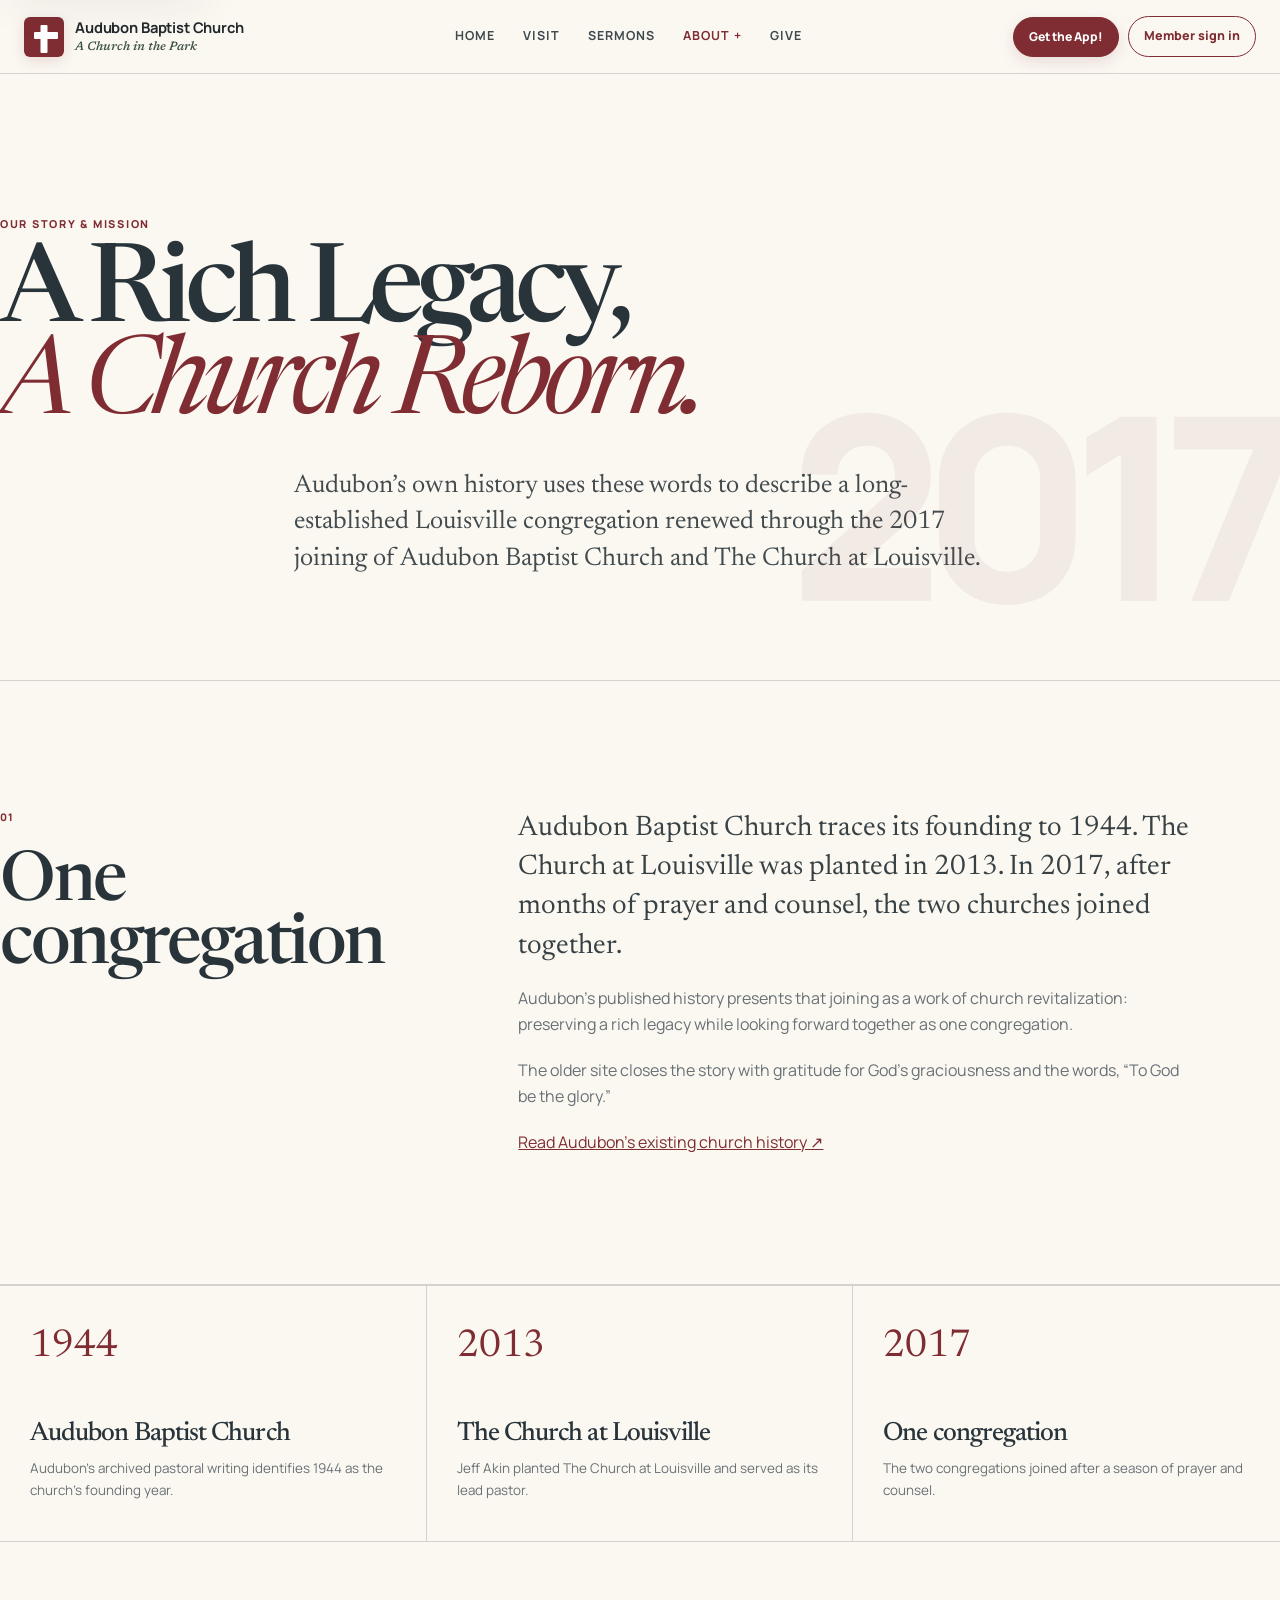
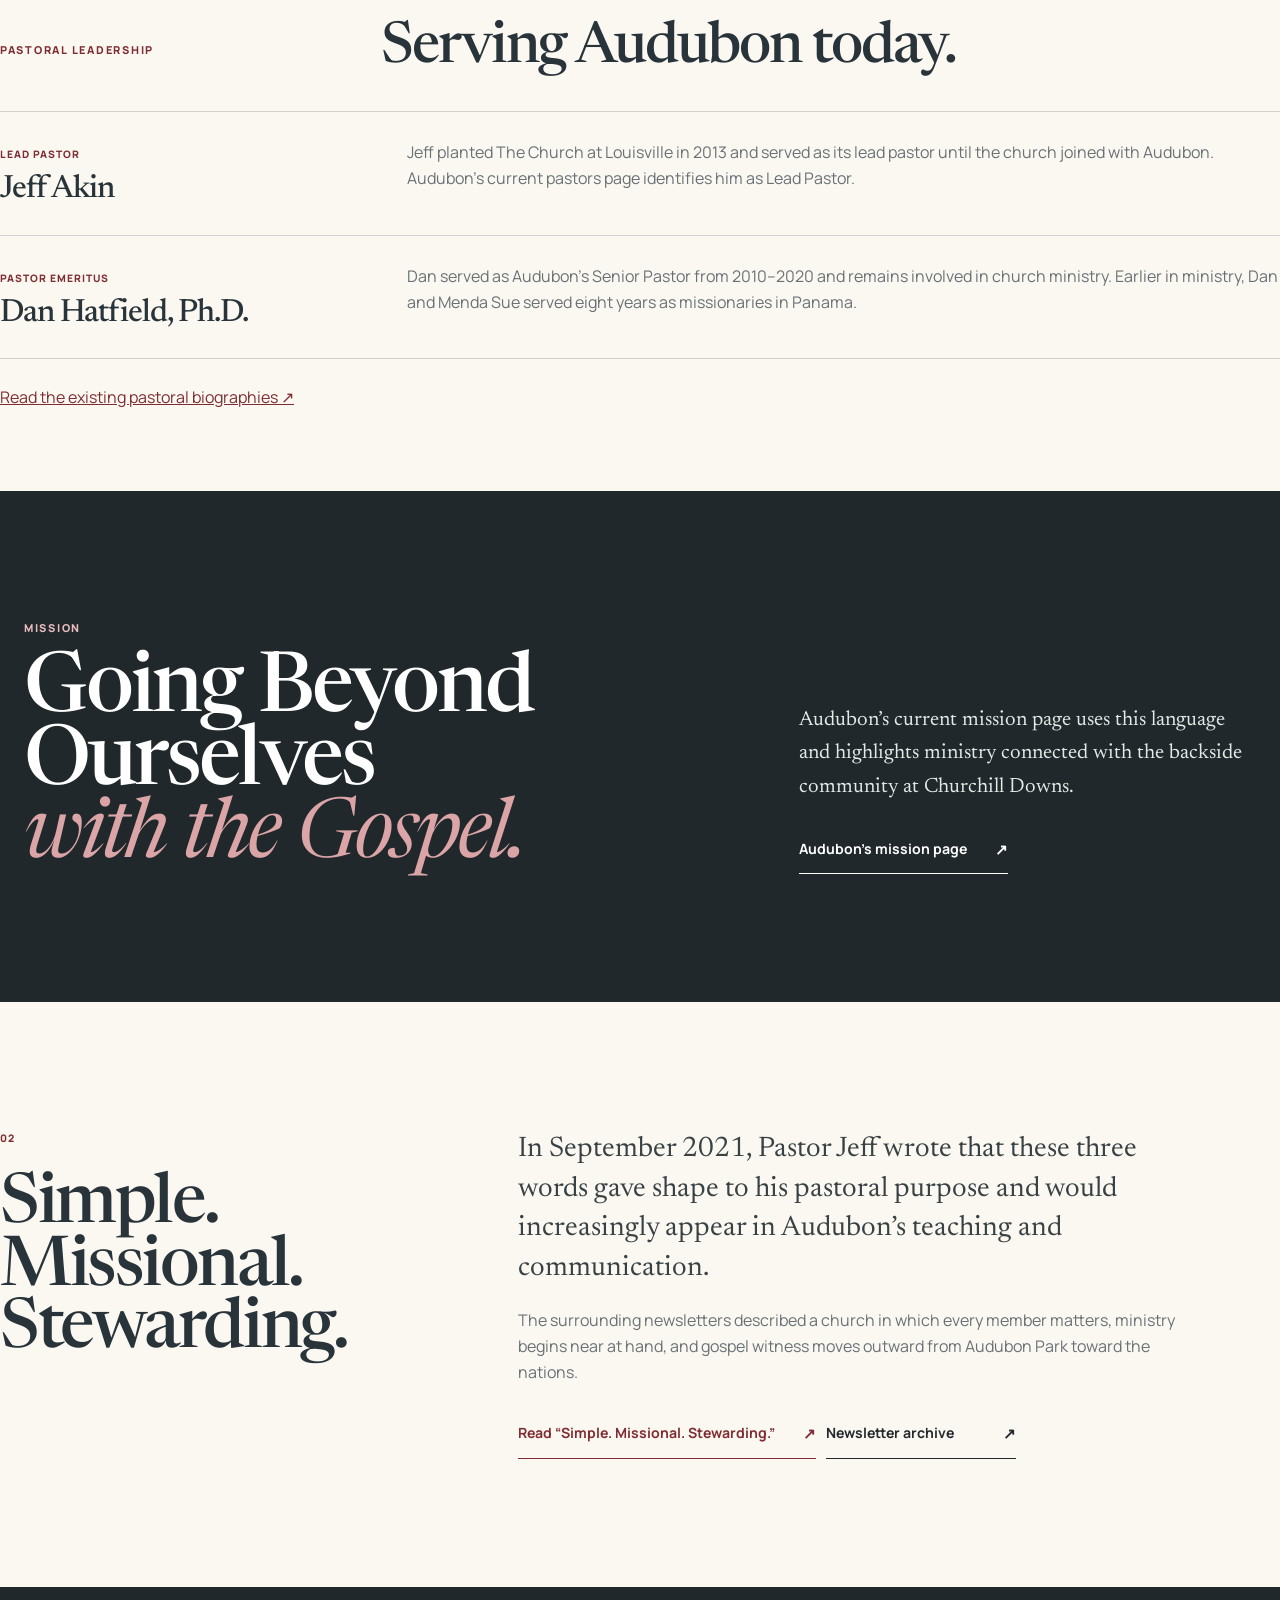
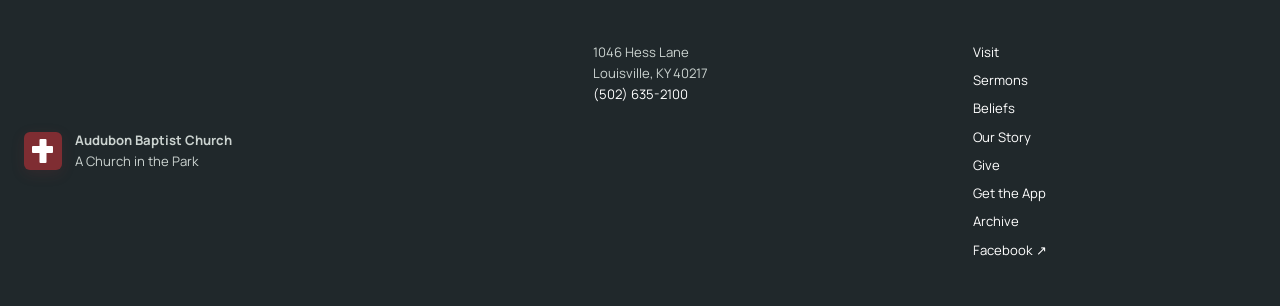
<file: about.html>
<!doctype html>
<!--
  MAINTAINER NOTE
  STORY / MISSION PAGE. Historical dates and pastoral biographies below come
  from Audubon’s existing public site and archived newsletters.
-->
<html lang="en">
<head>
  <meta charset="utf-8">
  <meta name="viewport" content="width=device-width, initial-scale=1">
  <meta name="description" content="Read the story of Audubon Baptist Church: its 1944 roots, the 2017 joining with The Church at Louisville, pastoral leadership, and gospel mission.">
  <meta name="theme-color" content="#7f2d32">
  <meta property="og:type" content="website">
  <meta property="og:title" content="Our Story & Mission | Audubon Baptist Church">
  <meta property="og:description" content="Read the story of Audubon Baptist Church: its 1944 roots, the 2017 joining with The Church at Louisville, pastoral leadership, and gospel mission.">
  <meta name="apple-mobile-web-app-capable" content="yes">
  <meta name="apple-mobile-web-app-title" content="Audubon Church">
  <title>Our Story & Mission | Audubon Baptist Church</title>
  <link rel="manifest" href="manifest.webmanifest">
  <link rel="apple-touch-icon" href="audubon-app-icon-192.png">
  <link rel="stylesheet" href="styles.css">
</head>
<body class="public-page public-subpage" data-page="about">
  <a class="skip-link" href="#mainContent">Skip to main content</a>
  <header class="site-header editorial-header multi-page-header">
    <a class="brand" href="index.html" aria-label="Audubon Baptist Church home">
      <span class="brand-mark" aria-hidden="true">A</span>
      <span class="brand-copy">
        <strong>Audubon Baptist Church</strong>
        <small>A Church in the Park</small>
      </span>
    </a>

    <button class="menu-button" id="menuButton" type="button" aria-expanded="false" aria-controls="mainNav">
      Menu
    </button>

    <nav class="main-nav public-main-nav" id="mainNav" aria-label="Main navigation">
      <a href="index.html" data-nav-page="home">Home</a>
      <a href="visit.html" data-nav-page="visit">Visit</a>
      <a href="sermons.html" data-nav-page="sermons">Sermons</a>

      <details class="nav-dropdown">
        <summary>About</summary>
        <div class="nav-dropdown-menu">
          <a href="beliefs.html" data-nav-page="beliefs">
            <span>Beliefs</span>
            <small>What we believe</small>
          </a>
          <a href="about.html" data-nav-page="about">
            <span>Our Story & Mission</span>
            <small>Who we are</small>
          </a>
          <a href="archive.html" data-nav-page="archive">
            <span>Church Archive</span>
            <small>Newsletters &amp; older resources</small>
          </a>
        </div>
      </details>

      <a href="give.html" data-nav-page="give">Give</a>
    </nav>

    <div class="header-actions">
      <button class="get-app-button" type="button" data-install-app>Get the App!</button>
      <button class="member-button" id="memberSignInButton" type="button">Member sign in</button>
    </div>
  </header>

  <main id="mainContent">
    <section class="page-hero story-page-hero">
      <p class="editorial-kicker">Our story &amp; mission</p>
      <div class="page-year">2017</div>
      <h1>A Rich Legacy,<br><em>A Church Reborn.</em></h1>
      <p class="page-hero-lead">
        Audubon’s own history uses these words to describe a long-established Louisville congregation
        renewed through the 2017 joining of Audubon Baptist Church and The Church at Louisville.
      </p>
    </section>

    <section class="focused-section story-focus">
      <div class="focus-intro">
        <span class="section-index">01</span>
        <h2>One<br>congregation</h2>
      </div>

      <div class="prose-stack">
        <p class="lead-prose">
          Audubon Baptist Church traces its founding to 1944. The Church at Louisville was planted
          in 2013. In 2017, after months of prayer and counsel, the two churches joined together.
        </p>
        <p>
          Audubon’s published history presents that joining as a work of church revitalization:
          preserving a rich legacy while looking forward together as one congregation.
        </p>
        <p>
          The older site closes the story with gratitude for God’s graciousness and the words,
          “To God be the glory.”
        </p>
        <a class="text-link-dark" href="https://www.achurchinthepark.org/our-church/" target="_blank" rel="noopener">
          Read Audubon’s existing church history ↗
        </a>
      </div>
    </section>

    <section class="story-timeline" aria-label="Audubon story timeline">
      <article>
        <span>1944</span>
        <h2>Audubon Baptist Church</h2>
        <p>Audubon’s archived pastoral writing identifies 1944 as the church’s founding year.</p>
      </article>
      <article>
        <span>2013</span>
        <h2>The Church at Louisville</h2>
        <p>Jeff Akin planted The Church at Louisville and served as its lead pastor.</p>
      </article>
      <article>
        <span>2017</span>
        <h2>One congregation</h2>
        <p>The two congregations joined after a season of prayer and counsel.</p>
      </article>
    </section>

    <section class="pastors-page-section">
      <div class="archive-heading">
        <p class="editorial-kicker">Pastoral leadership</p>
        <h2>Serving Audubon today.</h2>
      </div>

      <div class="pastor-bio-list">
        <article>
          <div>
            <span>Lead Pastor</span>
            <h3>Jeff Akin</h3>
          </div>
          <p>
            Jeff planted The Church at Louisville in 2013 and served as its lead pastor until the
            church joined with Audubon. Audubon’s current pastors page identifies him as Lead Pastor.
          </p>
        </article>

        <article>
          <div>
            <span>Pastor Emeritus</span>
            <h3>Dan Hatfield, Ph.D.</h3>
          </div>
          <p>
            Dan served as Audubon’s Senior Pastor from 2010–2020 and remains involved in church
            ministry. Earlier in ministry, Dan and Menda Sue served eight years as missionaries in Panama.
          </p>
        </article>
      </div>

      <a class="text-link-dark" href="https://www.achurchinthepark.org/our-church/our-pastors/" target="_blank" rel="noopener">
        Read the existing pastoral biographies ↗
      </a>
    </section>

    <section class="mission-page-band">
      <div>
        <p class="editorial-kicker light-kicker">Mission</p>
        <h2>Going Beyond Ourselves<br><em>with the Gospel.</em></h2>
      </div>
      <div>
        <p>
          Audubon’s current mission page uses this language and highlights ministry connected with
          the backside community at Churchill Downs.
        </p>
        <a class="editorial-cta inverted" href="https://www.achurchinthepark.org/going-beyond/" target="_blank" rel="noopener">
          Audubon’s mission page <span>↗</span>
        </a>
      </div>
    </section>

    <section class="focused-section ministry-emphasis" id="ministry-emphasis">
      <div class="focus-intro">
        <span class="section-index">02</span>
        <h2>Simple.<br>Missional.<br>Stewarding.</h2>
      </div>

      <div class="prose-stack">
        <p class="lead-prose">
          In September 2021, Pastor Jeff wrote that these three words gave shape to his pastoral
          purpose and would increasingly appear in Audubon’s teaching and communication.
        </p>
        <p>
          The surrounding newsletters described a church in which every member matters, ministry
          begins near at hand, and gospel witness moves outward from Audubon Park toward the nations.
        </p>
        <div class="button-row">
          <a class="editorial-cta primary-cta" href="https://www.achurchinthepark.org/simple-missional-stewarding/" target="_blank" rel="noopener">
            Read “Simple. Missional. Stewarding.” <span>↗</span>
          </a>
          <a class="editorial-cta" href="https://www.achurchinthepark.org/newsletters/" target="_blank" rel="noopener">
            Newsletter archive <span>↗</span>
          </a>
        </div>
      </div>
    </section>
  </main>

  <footer class="editorial-footer compact-public-footer">
    <div class="footer-main">
      <div>
        <span class="brand-mark footer-mark" aria-hidden="true">A</span>
        <p><strong>Audubon Baptist Church</strong><br>A Church in the Park</p>
      </div>

      <address>
        1046 Hess Lane<br>
        Louisville, KY 40217<br>
        <a href="tel:+15026352100">(502) 635-2100</a>
      </address>

      <nav aria-label="Footer">
        <a href="visit.html">Visit</a>
        <a href="sermons.html">Sermons</a>
        <a href="beliefs.html">Beliefs</a>
        <a href="about.html">Our Story</a>
        <a href="give.html">Give</a>
        <a href="app.html">Get the App</a>
        <a href="archive.html">Archive</a>
        <a href="https://www.facebook.com/audubonbaptistchurch/" target="_blank" rel="noopener">Facebook ↗</a>
      </nav>
    </div>
  </footer>
  <script src="site.js"></script>
  <script src="pwa.js"></script>
</body>
</html>
</file>
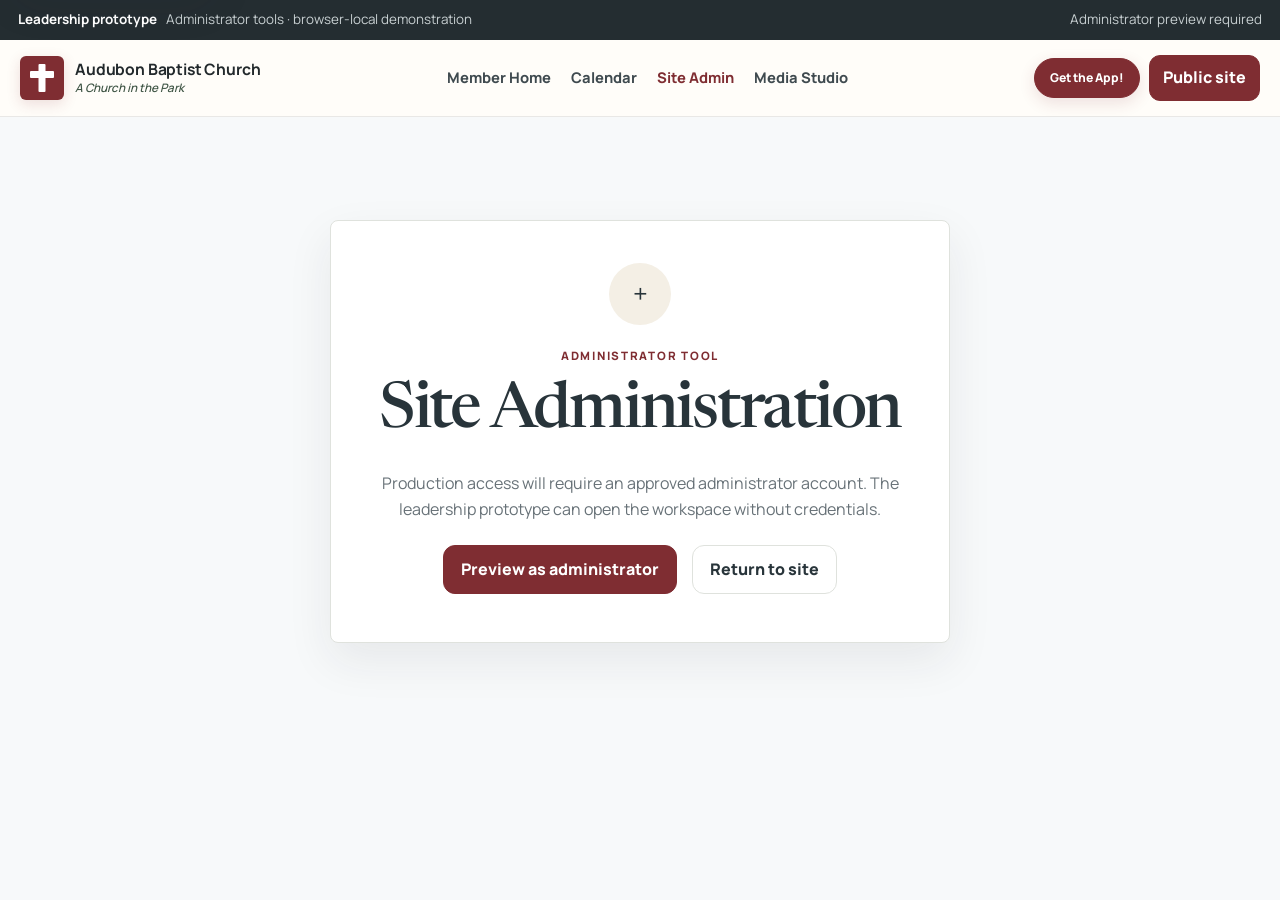
<file: admin.html>
<!doctype html>
<!--
  MAINTAINER NOTE
  SITE ADMIN. Browser-local prototype only. Production writes must use authenticated server/database APIs.
  See docs/EDITING_GUIDE.md for the repository editing map.
-->
<html lang="en">
<head>
  <meta charset="utf-8">
  <meta name="viewport" content="width=device-width, initial-scale=1">
  <meta name="description" content="Audubon Baptist Church website administration prototype">
  <meta name="theme-color" content="#8f2f35">
  <title>Site Administration | Audubon Baptist Church</title>
  <link rel="manifest" href="manifest.webmanifest">
  <link rel="apple-touch-icon" href="audubon-app-icon-192.png">
  <meta name="apple-mobile-web-app-capable" content="yes">
  <meta name="apple-mobile-web-app-title" content="Audubon Church">
  <link rel="stylesheet" href="styles.css">
</head>
<body class="app-page admin-page">
  <a class="skip-link" href="#adminMain">Skip to administration</a>

  <div class="prototype-bar">
    <div><strong>Leadership prototype</strong><span>Administrator tools · browser-local demonstration</span></div>
    <div class="prototype-actions"><span id="adminRoleLabel">Administrator preview required</span></div>
  </div>

  <header class="site-header app-header">
    <a class="brand" href="index.html">
      <span class="brand-mark" aria-hidden="true">A</span>
      <span class="brand-copy"><strong>Audubon Baptist Church</strong><small>A Church in the Park</small></span>
    </a>
    <nav class="app-nav" aria-label="Administrator tools">
      <a href="member.html">Member Home</a>
      <a href="calendar.html">Calendar</a>
      <a class="active" href="admin.html">Site Admin</a>
      <a href="media-studio.html">Media Studio</a>
    </nav>
    <div class="header-actions">
      <button class="get-app-button" type="button" data-install-app>Get the App!</button>
      <a class="member-button link-button" href="index.html">Public site</a>
    </div>
  </header>

  <main id="adminMain">
    <section class="access-gate hidden" id="adminGate">
      <div class="access-gate-card">
        <span class="gate-icon" aria-hidden="true">+</span>
        <p class="eyebrow">Administrator tool</p>
        <h1>Site Administration</h1>
        <p>Production access will require an approved administrator account. The leadership prototype can open the workspace without credentials.</p>
        <button class="button primary" id="adminPreviewButton" type="button">Preview as administrator</button>
        <a class="button secondary" href="index.html">Return to site</a>
      </div>
    </section>

    <section class="admin-home hidden" id="adminHome">
      <div class="admin-welcome">
        <div>
          <p class="eyebrow">Administrator</p>
          <h1>Keep the site current.</h1>
          <p>Routine church communication should take minutes, not require editing code.</p>
        </div>
        <a class="button secondary" href="media-studio.html">Open Media Studio</a>
      </div>

      <div class="admin-overview">
        <a href="calendar.html"><span>Calendar</span><strong id="adminEventCount">— upcoming</strong></a>
        <a href="media-studio.html"><span>Media</span><strong>Prepare Sunday sermon</strong></a>
        <a href="member.html"><span>Members</span><strong>Preview member home</strong></a>
        <a href="index.html"><span>Public site</span><strong>Review current presentation</strong></a>
      </div>

      <section class="content-review-card" aria-labelledby="contentReviewHeading">
        <div class="admin-card-heading">
          <div>
            <span class="admin-kicker">Launch readiness</span>
            <h2 id="contentReviewHeading">Leadership confirmations</h2>
            <p>Track the church facts that should be confirmed before this prototype becomes the public production site.</p>
          </div>
          <span class="status-pill" id="adminConfirmationCount">0 of 8 reviewed</span>
        </div>

        <div class="content-confirmation-list">
          <label><input type="checkbox" data-content-confirmation="schedule"> Current Sunday / Wednesday schedule</label>
          <label><input type="checkbox" data-content-confirmation="contact"> Current public email / contact preference</label>
          <label><input type="checkbox" data-content-confirmation="arrival"> Parking and primary entrance</label>
          <label><input type="checkbox" data-content-confirmation="children"> Nursery / children’s ministry details</label>
          <label><input type="checkbox" data-content-confirmation="accessibility"> Accessibility information</label>
          <label><input type="checkbox" data-content-confirmation="giving"> Giving provider and funds</label>
          <label><input type="checkbox" data-content-confirmation="staff"> Current staff / ministry list</label>
          <label><input type="checkbox" data-content-confirmation="livestream"> Current livestream / Facebook strategy</label>
        </div>

        <div class="button-row">
          <a class="button secondary small" href="visit.html">Review Visit page</a>
          <a class="button secondary small" href="about.html">Review Story &amp; Mission</a>
          <a class="button secondary small" href="beliefs.html">Review Beliefs</a>
        </div>
        <p class="microcopy">These checkmarks are browser-local planning aids, not production approvals or audit records.</p>
      </section>

      <div class="admin-edit-grid">
        <form class="clean-admin-card" id="adminAnnouncementForm">
          <span class="admin-kicker">Homepage</span>
          <h2>Weekly announcement</h2>
          <p>Short text shown near the top of the public site.</p>
          <label for="adminAnnouncement">Announcement</label>
          <textarea id="adminAnnouncement" rows="4"></textarea>
          <button class="button primary small" type="submit">Save announcement</button>
        </form>

        <form class="clean-admin-card" id="adminEventForm">
          <span class="admin-kicker">Calendar</span>
          <h2>Add an event</h2>
          <div class="two-field-row">
            <div><label for="adminEventDate">Date</label><input id="adminEventDate" type="date" required></div>
            <div><label for="adminEventTime">Time</label><input id="adminEventTime" type="time" value="18:30"></div>
          </div>
          <label for="adminEventTitle">Title</label>
          <input id="adminEventTitle" required>
          <label for="adminEventLocation">Location</label>
          <input id="adminEventLocation" value="1046 Hess Lane, Louisville, KY 40217">
          <label for="adminEventAudience">Audience</label>
          <select id="adminEventAudience">
            <option value="churchwide">Everyone</option>
            <option value="member">Members</option>
            <option value="group">Ministry / group</option>
          </select>
          <label for="adminEventDescription">Description</label>
          <textarea id="adminEventDescription" rows="3"></textarea>
          <button class="button primary small" type="submit">Add event</button>
        </form>

        <form class="clean-admin-card span-two" id="adminSermonForm">
          <span class="admin-kicker">Sermons</span>
          <div class="admin-card-heading"><div><h2>Featured sermon</h2><p>Edit the metadata shown on the Sermons page and Home teaser.</p></div><a class="button secondary small" href="media-studio.html">Upload & trim video</a></div>
          <div class="studio-form-grid">
            <label>Title<input id="adminSermonTitle"></label>
            <label>Scripture<input id="adminSermonReference"></label>
            <label>Speaker<input id="adminSermonSpeaker"></label>
            <label>Tags<input id="adminSermonTags" placeholder="Ezra, Mission, Faith"></label>
          </div>
          <button class="button primary small" type="submit">Save sermon details</button>
        </form>
      </div>

      <section class="member-note">
        <strong>Production note</strong>
        <p>These controls currently save only to this browser. The production version will write to the church database, enforce permissions, and keep an audit history.</p>
      </section>
    </section>
  </main>

  <div class="toast hidden" id="adminToast" role="status" aria-live="polite"></div>
  <script src="admin.js"></script>
  <script src="pwa.js"></script>
</body>
</html>
</file>
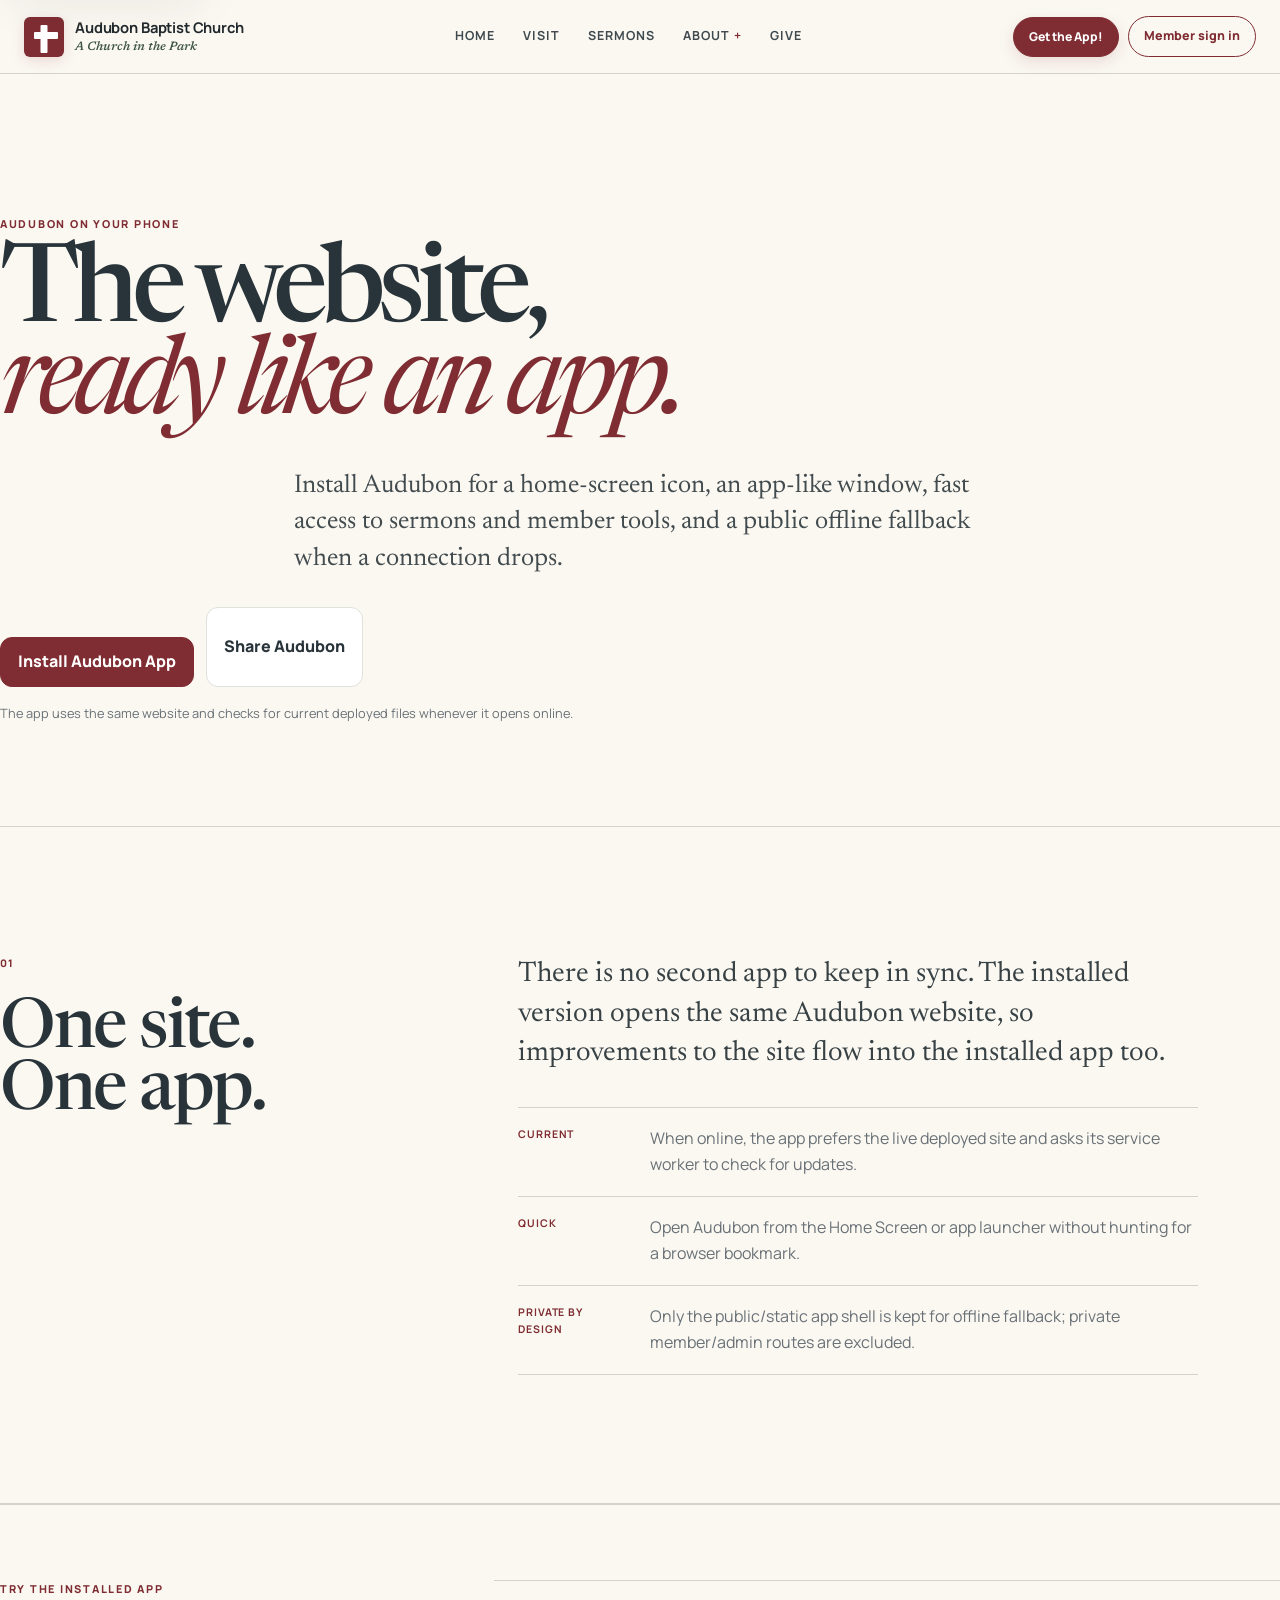
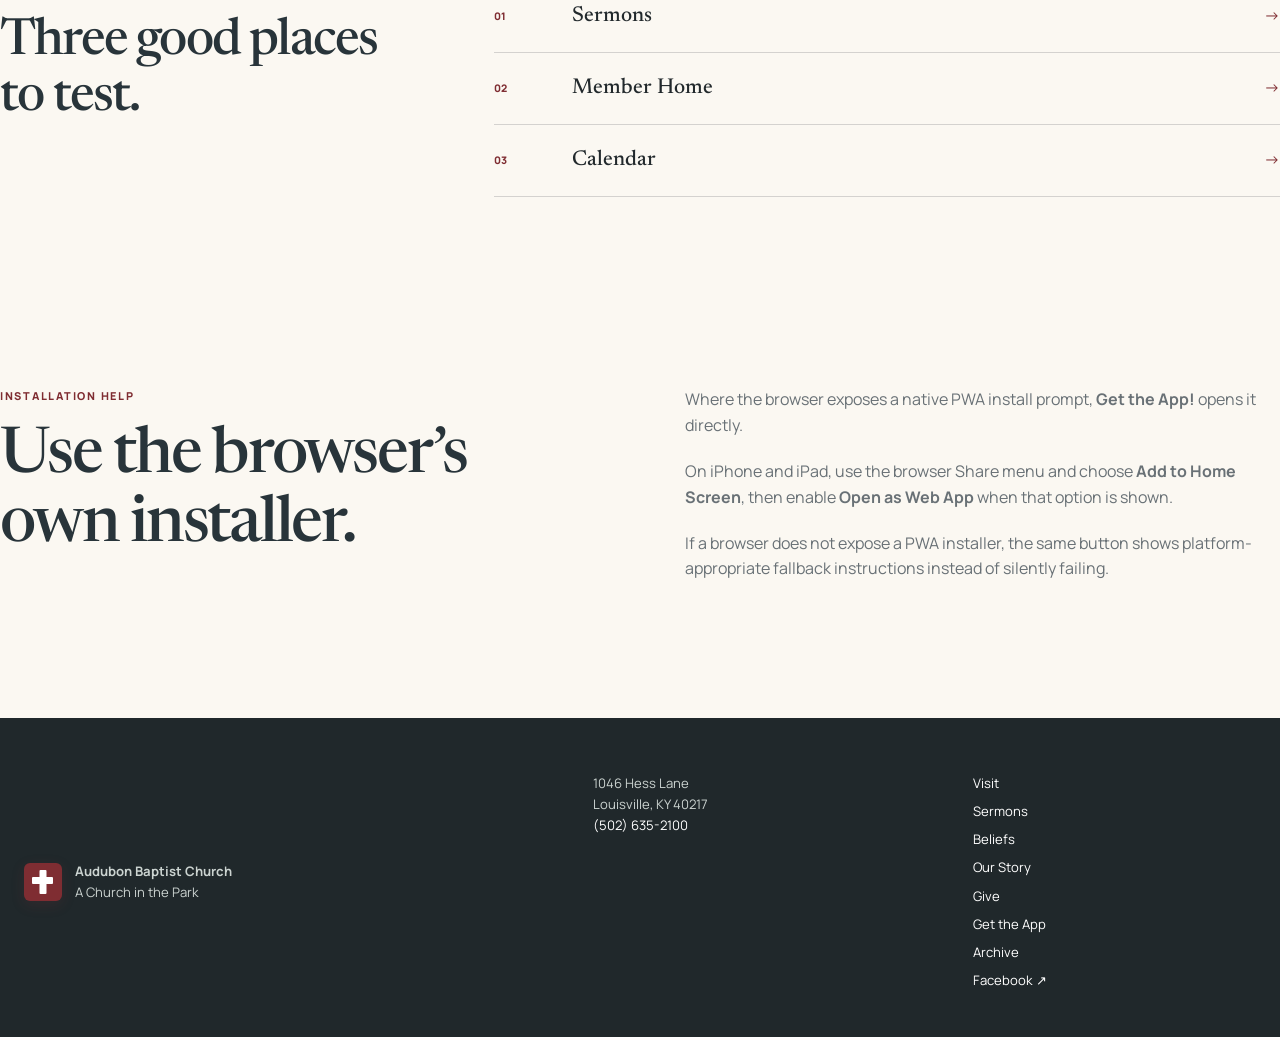
<file: app.html>
<!doctype html>
<!--
  MAINTAINER NOTE
  APP INSTALL PAGE. Shared install/share behavior lives in pwa.js. The PWA is
  the same website, not a separate iOS/Android fork.
-->
<html lang="en">
<head>
  <meta charset="utf-8">
  <meta name="viewport" content="width=device-width, initial-scale=1">
  <meta name="description" content="Install the Audubon Baptist Church web app on a phone, tablet, or computer for quick home-screen access to the church website.">
  <meta name="theme-color" content="#7f2d32">
  <meta property="og:type" content="website">
  <meta property="og:title" content="Get the App | Audubon Baptist Church">
  <meta property="og:description" content="Install the Audubon Baptist Church web app on a phone, tablet, or computer for quick home-screen access to the church website.">
  <meta name="apple-mobile-web-app-capable" content="yes">
  <meta name="apple-mobile-web-app-title" content="Audubon Church">
  <title>Get the App | Audubon Baptist Church</title>
  <link rel="manifest" href="manifest.webmanifest">
  <link rel="apple-touch-icon" href="audubon-app-icon-192.png">
  <link rel="stylesheet" href="styles.css">
</head>
<body class="public-page public-subpage" data-page="app">
  <a class="skip-link" href="#mainContent">Skip to main content</a>
  <header class="site-header editorial-header multi-page-header">
    <a class="brand" href="index.html" aria-label="Audubon Baptist Church home">
      <span class="brand-mark" aria-hidden="true">A</span>
      <span class="brand-copy">
        <strong>Audubon Baptist Church</strong>
        <small>A Church in the Park</small>
      </span>
    </a>

    <button class="menu-button" id="menuButton" type="button" aria-expanded="false" aria-controls="mainNav">
      Menu
    </button>

    <nav class="main-nav public-main-nav" id="mainNav" aria-label="Main navigation">
      <a href="index.html" data-nav-page="home">Home</a>
      <a href="visit.html" data-nav-page="visit">Visit</a>
      <a href="sermons.html" data-nav-page="sermons">Sermons</a>

      <details class="nav-dropdown">
        <summary>About</summary>
        <div class="nav-dropdown-menu">
          <a href="beliefs.html" data-nav-page="beliefs">
            <span>Beliefs</span>
            <small>What we believe</small>
          </a>
          <a href="about.html" data-nav-page="about">
            <span>Our Story & Mission</span>
            <small>Who we are</small>
          </a>
          <a href="archive.html" data-nav-page="archive">
            <span>Church Archive</span>
            <small>Newsletters &amp; older resources</small>
          </a>
        </div>
      </details>

      <a href="give.html" data-nav-page="give">Give</a>
    </nav>

    <div class="header-actions">
      <button class="get-app-button" type="button" data-install-app>Get the App!</button>
      <button class="member-button" id="memberSignInButton" type="button">Member sign in</button>
    </div>
  </header>

  <main id="mainContent">
    <section class="page-hero app-install-hero">
      <p class="editorial-kicker">Audubon on your phone</p>
      <h1>The website,<br><em>ready like an app.</em></h1>
      <p class="page-hero-lead">
        Install Audubon for a home-screen icon, an app-like window, fast access to sermons and member
        tools, and a public offline fallback when a connection drops.
      </p>

      <div class="app-hero-actions">
        <button class="button primary app-install-primary" type="button" data-install-app>
          Install Audubon App
        </button>
        <button class="button secondary" type="button" data-share-app>
          Share Audubon
        </button>
      </div>

      <p class="app-install-status" data-install-status aria-live="polite">
        The app uses the same website and checks for current deployed files whenever it opens online.
      </p>
    </section>

    <section class="focused-section app-benefits">
      <div class="focus-intro">
        <span class="section-index">01</span>
        <h2>One site.<br>One app.</h2>
      </div>

      <div class="prose-stack">
        <p class="lead-prose">
          There is no second app to keep in sync. The installed version opens the same Audubon
          website, so improvements to the site flow into the installed app too.
        </p>

        <div class="app-feature-list">
          <article>
            <strong>Current</strong>
            <p>When online, the app prefers the live deployed site and asks its service worker to check for updates.</p>
          </article>
          <article>
            <strong>Quick</strong>
            <p>Open Audubon from the Home Screen or app launcher without hunting for a browser bookmark.</p>
          </article>
          <article>
            <strong>Private by design</strong>
            <p>Only the public/static app shell is kept for offline fallback; private member/admin routes are excluded.</p>
          </article>
        </div>
      </div>
    </section>

    <section class="app-test-band">
      <div>
        <p class="editorial-kicker">Try the installed app</p>
        <h2>Three good places to test.</h2>
      </div>

      <nav class="app-test-links" aria-label="App test links">
        <a href="sermons.html?mode=audio"><span>01</span><strong>Sermons</strong><b>→</b></a>
        <a href="member.html" data-member-entry><span>02</span><strong>Member Home</strong><b>→</b></a>
        <a href="calendar.html"><span>03</span><strong>Calendar</strong><b>→</b></a>
      </nav>
    </section>

    <section class="quiet-band app-install-help">
      <div>
        <p class="editorial-kicker">Installation help</p>
        <h2>Use the browser’s own installer.</h2>
      </div>

      <div class="prose-stack">
        <p>
          Where the browser exposes a native PWA install prompt, <strong>Get the App!</strong> opens it directly.
        </p>
        <p>
          On iPhone and iPad, use the browser Share menu and choose <strong>Add to Home Screen</strong>,
          then enable <strong>Open as Web App</strong> when that option is shown.
        </p>
        <p>
          If a browser does not expose a PWA installer, the same button shows platform-appropriate
          fallback instructions instead of silently failing.
        </p>
      </div>
    </section>
  </main>

  <footer class="editorial-footer compact-public-footer">
    <div class="footer-main">
      <div>
        <span class="brand-mark footer-mark" aria-hidden="true">A</span>
        <p><strong>Audubon Baptist Church</strong><br>A Church in the Park</p>
      </div>

      <address>
        1046 Hess Lane<br>
        Louisville, KY 40217<br>
        <a href="tel:+15026352100">(502) 635-2100</a>
      </address>

      <nav aria-label="Footer">
        <a href="visit.html">Visit</a>
        <a href="sermons.html">Sermons</a>
        <a href="beliefs.html">Beliefs</a>
        <a href="about.html">Our Story</a>
        <a href="give.html">Give</a>
        <a href="app.html">Get the App</a>
        <a href="archive.html">Archive</a>
        <a href="https://www.facebook.com/audubonbaptistchurch/" target="_blank" rel="noopener">Facebook ↗</a>
      </nav>
    </div>
  </footer>
  <script src="site.js"></script>
  <script src="pwa.js"></script>
</body>
</html>
</file>
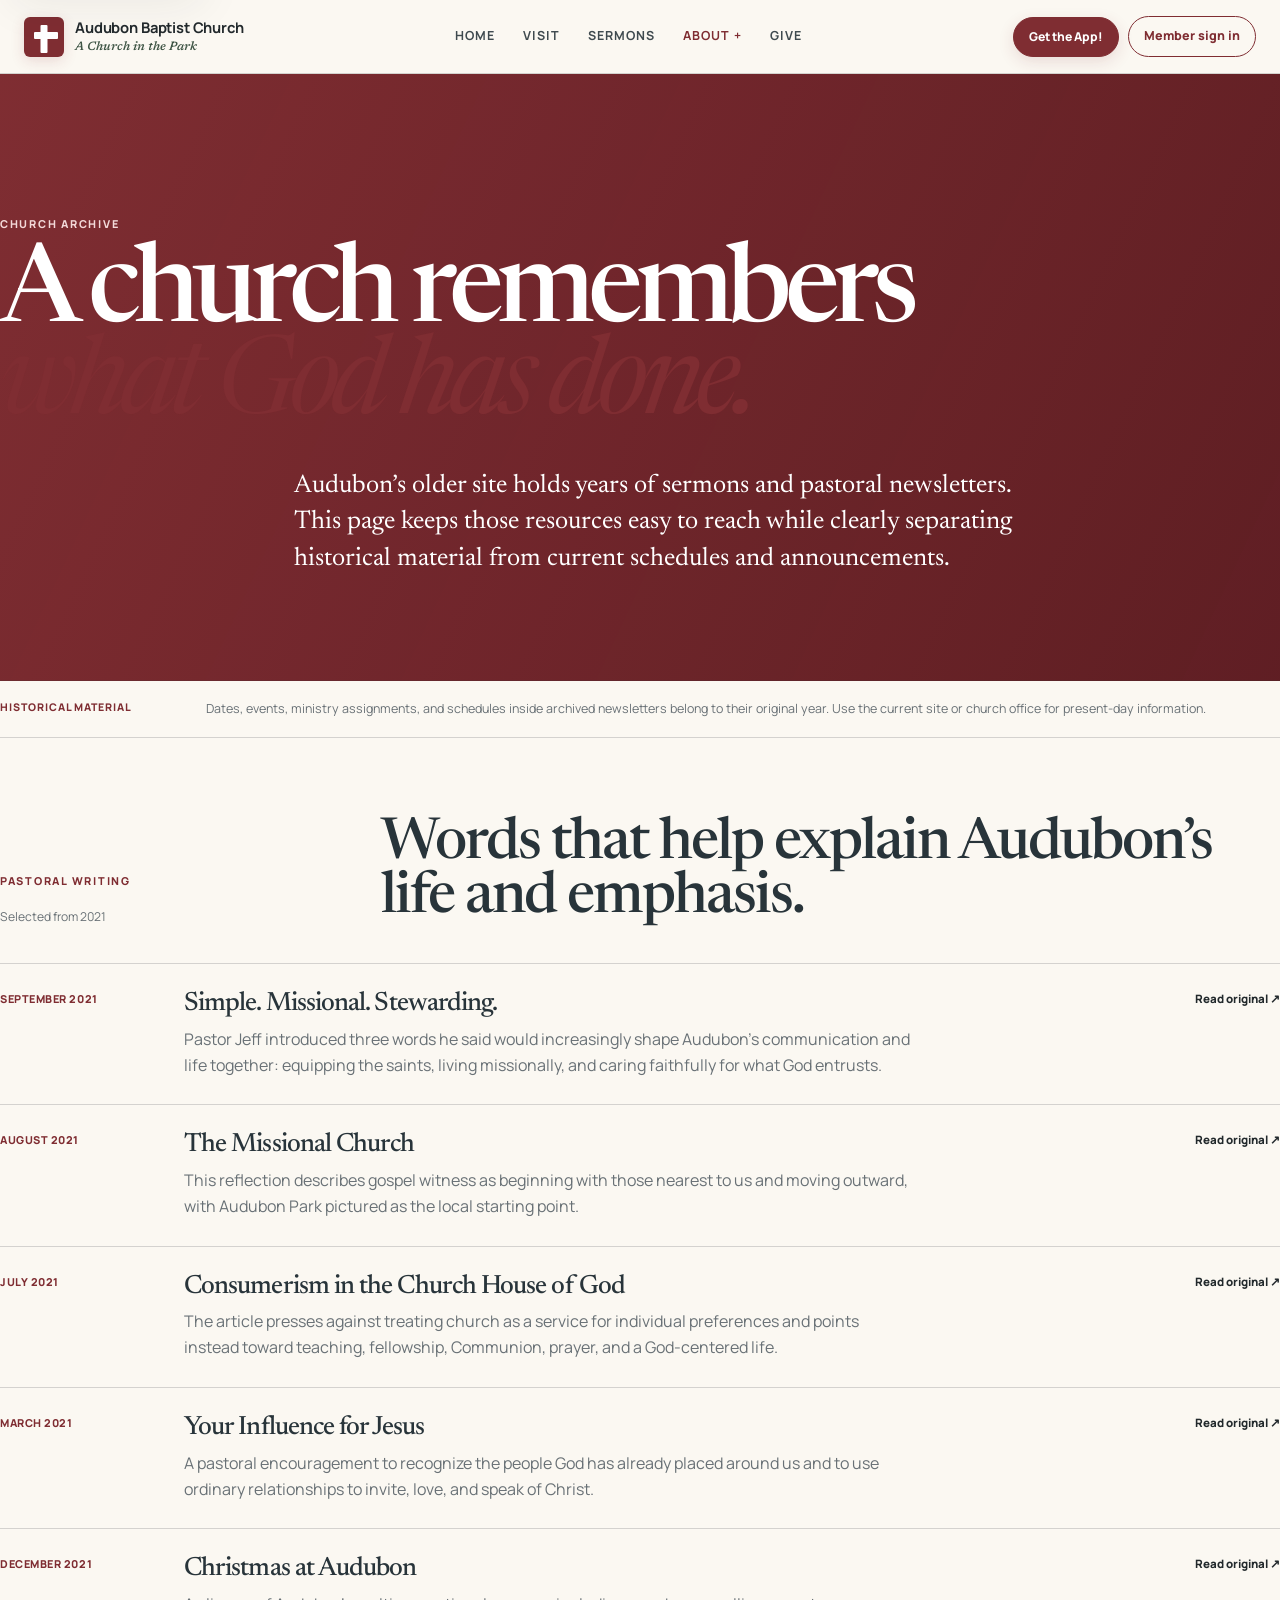
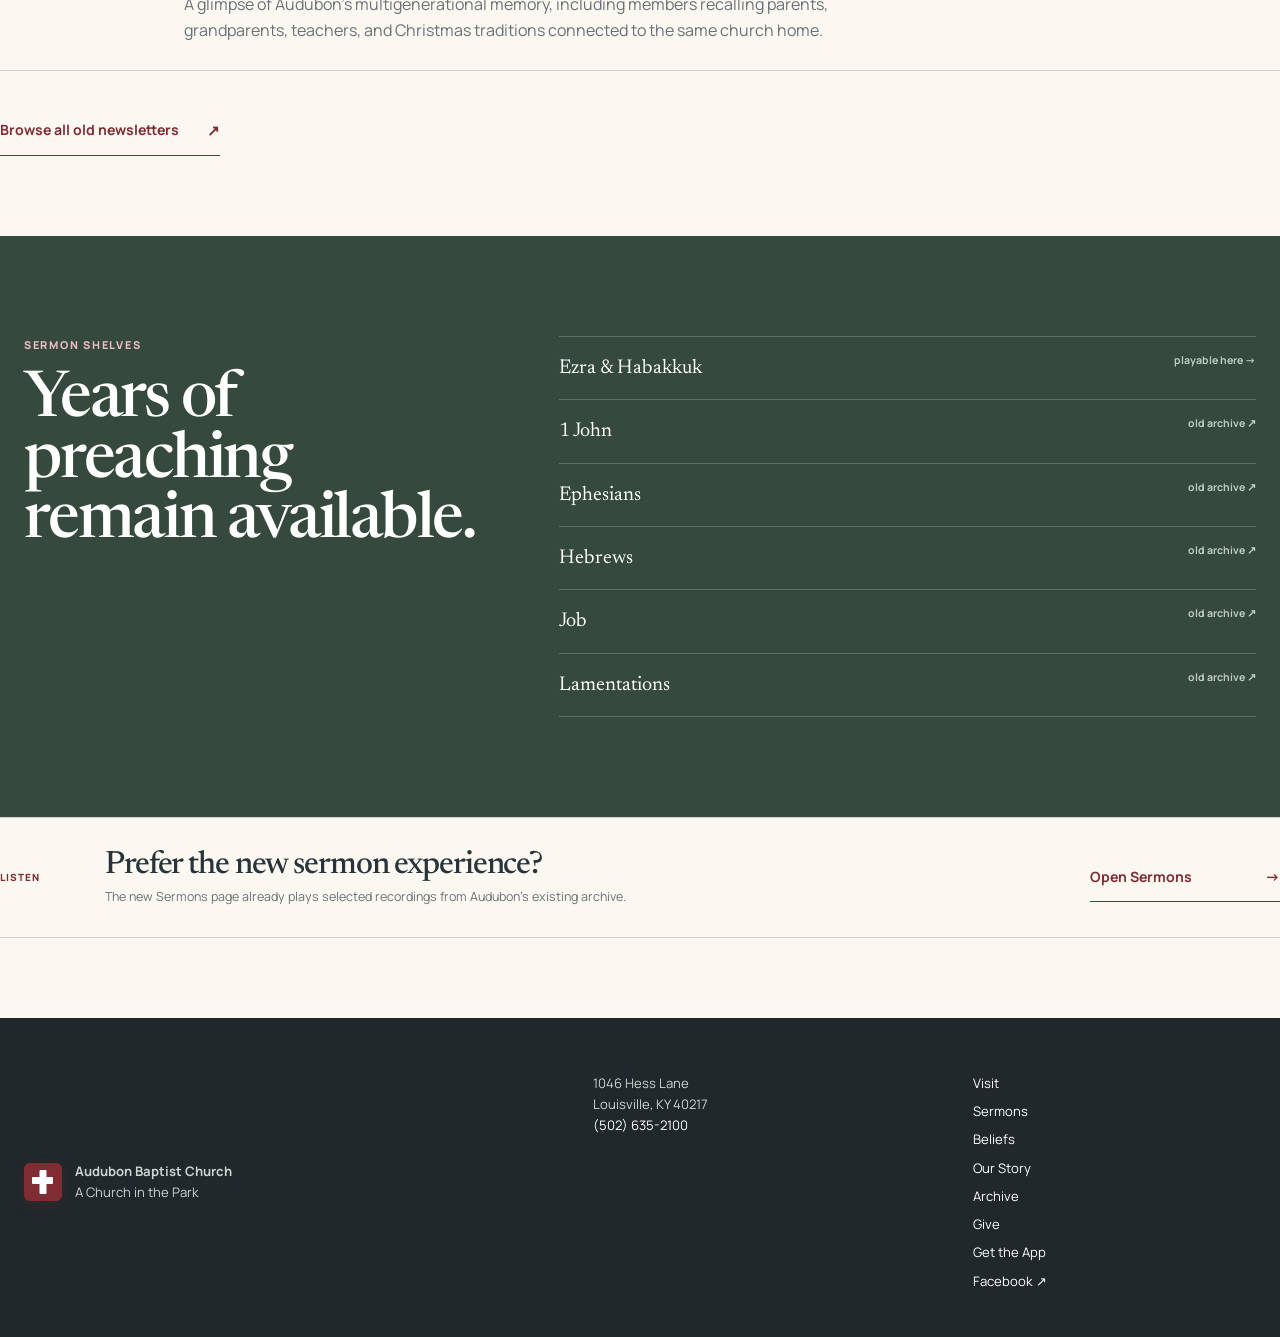
<file: archive.html>
<!doctype html>
<!--
  MAINTAINER NOTE
  ARCHIVE PAGE. This page preserves and points to public historical Audubon
  material. Do not treat old newsletter events, staff lists, or schedules as
  current facts merely because they appear in the archive.
-->
<html lang="en">
<head>
  <meta charset="utf-8">
  <meta name="viewport" content="width=device-width, initial-scale=1">
  <meta name="description" content="Explore selected newsletters, sermon series, and historical writing from Audubon Baptist Church.">
  <meta name="theme-color" content="#7f2d32">
  <meta property="og:type" content="website">
  <meta property="og:title" content="Church Archive | Audubon Baptist Church">
  <meta property="og:description" content="Selected newsletters, sermon series, and historical writing from Audubon Baptist Church.">
  <meta name="apple-mobile-web-app-capable" content="yes">
  <meta name="apple-mobile-web-app-title" content="Audubon Church">
  <title>Church Archive | Audubon Baptist Church</title>
  <link rel="manifest" href="manifest.webmanifest">
  <link rel="apple-touch-icon" href="audubon-app-icon-192.png">
  <link rel="stylesheet" href="styles.css">
</head>
<body class="public-page public-subpage" data-page="archive">
  <a class="skip-link" href="#mainContent">Skip to main content</a>

  <header class="site-header editorial-header multi-page-header">
    <a class="brand" href="index.html" aria-label="Audubon Baptist Church home">
      <span class="brand-mark" aria-hidden="true">A</span>
      <span class="brand-copy">
        <strong>Audubon Baptist Church</strong>
        <small>A Church in the Park</small>
      </span>
    </a>

    <button class="menu-button" id="menuButton" type="button" aria-expanded="false" aria-controls="mainNav">
      Menu
    </button>

    <nav class="main-nav public-main-nav" id="mainNav" aria-label="Main navigation">
      <a href="index.html" data-nav-page="home">Home</a>
      <a href="visit.html" data-nav-page="visit">Visit</a>
      <a href="sermons.html" data-nav-page="sermons">Sermons</a>

      <details class="nav-dropdown">
        <summary>About</summary>
        <div class="nav-dropdown-menu">
          <a href="beliefs.html" data-nav-page="beliefs">
            <span>Beliefs</span>
            <small>What we believe</small>
          </a>
          <a href="about.html" data-nav-page="about">
            <span>Our Story &amp; Mission</span>
            <small>Who we are</small>
          </a>
          <a href="archive.html" data-nav-page="archive">
            <span>Church Archive</span>
            <small>Newsletters &amp; older resources</small>
          </a>
        </div>
      </details>

      <a href="give.html" data-nav-page="give">Give</a>
    </nav>

    <div class="header-actions">
      <button class="get-app-button" type="button" data-install-app>Get the App!</button>
      <button class="member-button" id="memberSignInButton" type="button">Member sign in</button>
    </div>
  </header>

  <main id="mainContent">
    <section class="page-hero archive-page-hero">
      <p class="editorial-kicker">Church archive</p>
      <h1>A church remembers<br><em>what God has done.</em></h1>
      <p class="page-hero-lead">
        Audubon’s older site holds years of sermons and pastoral newsletters. This page keeps those
        resources easy to reach while clearly separating historical material from current schedules
        and announcements.
      </p>
    </section>

    <section class="archive-intro-strip">
      <span>Historical material</span>
      <p>
        Dates, events, ministry assignments, and schedules inside archived newsletters belong to
        their original year. Use the current site or church office for present-day information.
      </p>
    </section>

    <section class="archive-editorial-section">
      <div class="archive-heading">
        <div>
          <p class="editorial-kicker">Pastoral writing</p>
          <span class="archive-result-count">Selected from 2021</span>
        </div>
        <h2>Words that help explain Audubon’s life and emphasis.</h2>
      </div>

      <div class="newsletter-archive-list">
        <article>
          <div class="newsletter-date">September 2021</div>
          <div>
            <h3>Simple. Missional. Stewarding.</h3>
            <p>
              Pastor Jeff introduced three words he said would increasingly shape Audubon’s
              communication and life together: equipping the saints, living missionally, and
              caring faithfully for what God entrusts.
            </p>
          </div>
          <a href="https://www.achurchinthepark.org/simple-missional-stewarding/" target="_blank" rel="noopener">Read original ↗</a>
        </article>

        <article>
          <div class="newsletter-date">August 2021</div>
          <div>
            <h3>The Missional Church</h3>
            <p>
              This reflection describes gospel witness as beginning with those nearest to us and
              moving outward, with Audubon Park pictured as the local starting point.
            </p>
          </div>
          <a href="https://www.achurchinthepark.org/august-2021/" target="_blank" rel="noopener">Read original ↗</a>
        </article>

        <article>
          <div class="newsletter-date">July 2021</div>
          <div>
            <h3>Consumerism in the Church House of God</h3>
            <p>
              The article presses against treating church as a service for individual preferences
              and points instead toward teaching, fellowship, Communion, prayer, and a God-centered life.
            </p>
          </div>
          <a href="https://www.achurchinthepark.org/july-2021/" target="_blank" rel="noopener">Read original ↗</a>
        </article>

        <article>
          <div class="newsletter-date">March 2021</div>
          <div>
            <h3>Your Influence for Jesus</h3>
            <p>
              A pastoral encouragement to recognize the people God has already placed around us and
              to use ordinary relationships to invite, love, and speak of Christ.
            </p>
          </div>
          <a href="https://www.achurchinthepark.org/march-2021/" target="_blank" rel="noopener">Read original ↗</a>
        </article>

        <article>
          <div class="newsletter-date">December 2021</div>
          <div>
            <h3>Christmas at Audubon</h3>
            <p>
              A glimpse of Audubon’s multigenerational memory, including members recalling parents,
              grandparents, teachers, and Christmas traditions connected to the same church home.
            </p>
          </div>
          <a href="https://www.achurchinthepark.org/december-2021/" target="_blank" rel="noopener">Read original ↗</a>
        </article>
      </div>

      <a class="editorial-cta primary-cta" href="https://www.achurchinthepark.org/newsletters/" target="_blank" rel="noopener">
        Browse all old newsletters <span>↗</span>
      </a>
    </section>

    <section class="archive-series-band">
      <div>
        <p class="editorial-kicker light-kicker">Sermon shelves</p>
        <h2>Years of preaching remain available.</h2>
      </div>

      <div class="archive-series-links">
        <a href="sermons.html">Ezra &amp; Habakkuk <span>playable here →</span></a>
        <a href="https://www.achurchinthepark.org/sermons/1-john/" target="_blank" rel="noopener">1 John <span>old archive ↗</span></a>
        <a href="https://www.achurchinthepark.org/sermons/ephesians/" target="_blank" rel="noopener">Ephesians <span>old archive ↗</span></a>
        <a href="https://www.achurchinthepark.org/sermons/hebrews/" target="_blank" rel="noopener">Hebrews <span>old archive ↗</span></a>
        <a href="https://www.achurchinthepark.org/sermons/job/" target="_blank" rel="noopener">Job <span>old archive ↗</span></a>
        <a href="https://www.achurchinthepark.org/sermons/lamentations/" target="_blank" rel="noopener">Lamentations <span>old archive ↗</span></a>
      </div>
    </section>

    <section class="page-next">
      <span>Listen</span>
      <div>
        <h2>Prefer the new sermon experience?</h2>
        <p>The new Sermons page already plays selected recordings from Audubon’s existing archive.</p>
      </div>
      <a class="editorial-cta primary-cta" href="sermons.html?mode=audio">Open Sermons <span>→</span></a>
    </section>
  </main>

  <footer class="editorial-footer compact-public-footer">
    <div class="footer-main">
      <div>
        <span class="brand-mark footer-mark" aria-hidden="true">A</span>
        <p><strong>Audubon Baptist Church</strong><br>A Church in the Park</p>
      </div>

      <address>
        1046 Hess Lane<br>
        Louisville, KY 40217<br>
        <a href="tel:+15026352100">(502) 635-2100</a>
      </address>

      <nav aria-label="Footer">
        <a href="visit.html">Visit</a>
        <a href="sermons.html">Sermons</a>
        <a href="beliefs.html">Beliefs</a>
        <a href="about.html">Our Story</a>
        <a href="archive.html">Archive</a>
        <a href="give.html">Give</a>
        <a href="app.html">Get the App</a>
        <a href="https://www.facebook.com/audubonbaptistchurch/" target="_blank" rel="noopener">Facebook ↗</a>
      </nav>
    </div>
  </footer>

  <script src="site.js"></script>
  <script src="pwa.js"></script>
</body>
</html>
</file>
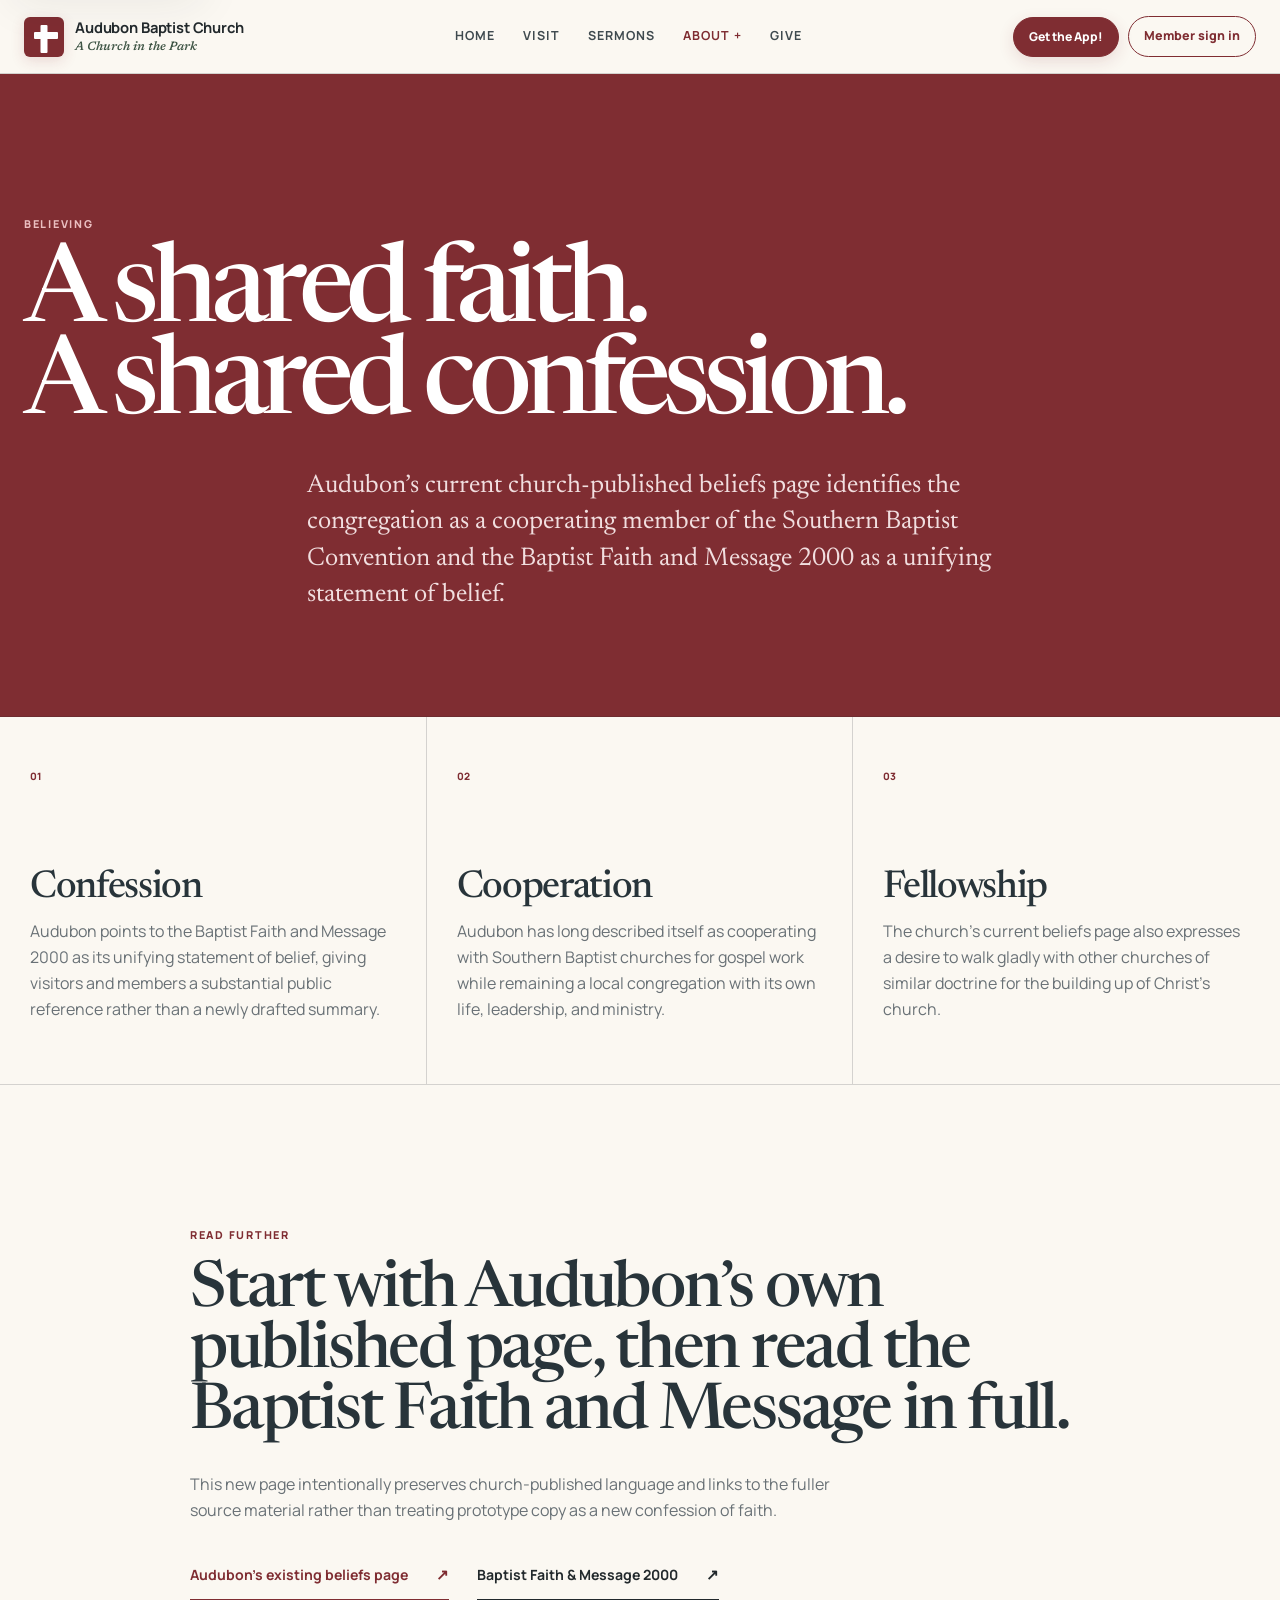
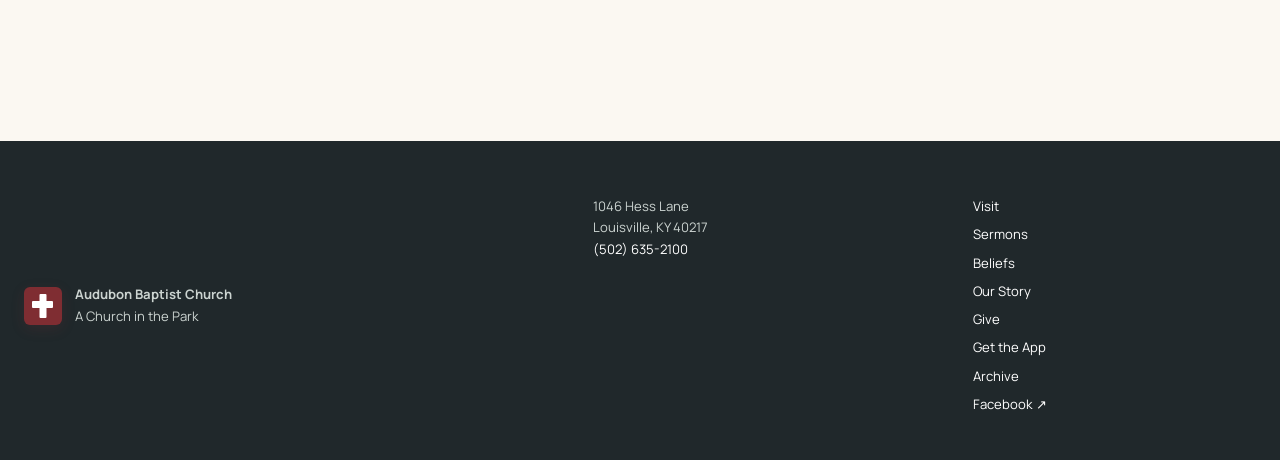
<file: beliefs.html>
<!doctype html>
<!--
  MAINTAINER NOTE
  BELIEFS PAGE. Keep Audubon-specific doctrinal claims tied to church-published
  material. Link the adopted/unifying statement rather than inventing one.
-->
<html lang="en">
<head>
  <meta charset="utf-8">
  <meta name="viewport" content="width=device-width, initial-scale=1">
  <meta name="description" content="Learn about Audubon Baptist Church’s Southern Baptist cooperation and its use of the Baptist Faith and Message 2000 as a unifying statement of belief.">
  <meta name="theme-color" content="#7f2d32">
  <meta property="og:type" content="website">
  <meta property="og:title" content="Beliefs | Audubon Baptist Church">
  <meta property="og:description" content="Learn about Audubon Baptist Church’s Southern Baptist cooperation and its use of the Baptist Faith and Message 2000 as a unifying statement of belief.">
  <meta name="apple-mobile-web-app-capable" content="yes">
  <meta name="apple-mobile-web-app-title" content="Audubon Church">
  <title>Beliefs | Audubon Baptist Church</title>
  <link rel="manifest" href="manifest.webmanifest">
  <link rel="apple-touch-icon" href="audubon-app-icon-192.png">
  <link rel="stylesheet" href="styles.css">
</head>
<body class="public-page public-subpage" data-page="beliefs">
  <a class="skip-link" href="#mainContent">Skip to main content</a>
  <header class="site-header editorial-header multi-page-header">
    <a class="brand" href="index.html" aria-label="Audubon Baptist Church home">
      <span class="brand-mark" aria-hidden="true">A</span>
      <span class="brand-copy">
        <strong>Audubon Baptist Church</strong>
        <small>A Church in the Park</small>
      </span>
    </a>

    <button class="menu-button" id="menuButton" type="button" aria-expanded="false" aria-controls="mainNav">
      Menu
    </button>

    <nav class="main-nav public-main-nav" id="mainNav" aria-label="Main navigation">
      <a href="index.html" data-nav-page="home">Home</a>
      <a href="visit.html" data-nav-page="visit">Visit</a>
      <a href="sermons.html" data-nav-page="sermons">Sermons</a>

      <details class="nav-dropdown">
        <summary>About</summary>
        <div class="nav-dropdown-menu">
          <a href="beliefs.html" data-nav-page="beliefs">
            <span>Beliefs</span>
            <small>What we believe</small>
          </a>
          <a href="about.html" data-nav-page="about">
            <span>Our Story & Mission</span>
            <small>Who we are</small>
          </a>
          <a href="archive.html" data-nav-page="archive">
            <span>Church Archive</span>
            <small>Newsletters &amp; older resources</small>
          </a>
        </div>
      </details>

      <a href="give.html" data-nav-page="give">Give</a>
    </nav>

    <div class="header-actions">
      <button class="get-app-button" type="button" data-install-app>Get the App!</button>
      <button class="member-button" id="memberSignInButton" type="button">Member sign in</button>
    </div>
  </header>

  <main id="mainContent">
    <section class="page-hero red-page-hero">
      <p class="editorial-kicker light-kicker">Believing</p>
      <h1>A shared faith.<br>A shared confession.</h1>
      <p class="page-hero-lead">
        Audubon’s current church-published beliefs page identifies the congregation as a cooperating
        member of the Southern Baptist Convention and the Baptist Faith and Message 2000 as a
        unifying statement of belief.
      </p>
    </section>

    <section class="beliefs-page-grid">
      <article>
        <span>01</span>
        <h2>Confession</h2>
        <p>
          Audubon points to the Baptist Faith and Message 2000 as its unifying statement of belief,
          giving visitors and members a substantial public reference rather than a newly drafted summary.
        </p>
      </article>

      <article>
        <span>02</span>
        <h2>Cooperation</h2>
        <p>
          Audubon has long described itself as cooperating with Southern Baptist churches for gospel
          work while remaining a local congregation with its own life, leadership, and ministry.
        </p>
      </article>

      <article>
        <span>03</span>
        <h2>Fellowship</h2>
        <p>
          The church’s current beliefs page also expresses a desire to walk gladly with other churches
          of similar doctrine for the building up of Christ’s church.
        </p>
      </article>
    </section>

    <section class="focused-prose belief-source-section">
      <p class="editorial-kicker">Read further</p>
      <h2>Start with Audubon’s own published page, then read the Baptist Faith and Message in full.</h2>
      <p>
        This new page intentionally preserves church-published language and links to the fuller source
        material rather than treating prototype copy as a new confession of faith.
      </p>

      <div class="button-row">
        <a class="editorial-cta primary-cta" href="https://www.achurchinthepark.org/our-church/believing/" target="_blank" rel="noopener">
          Audubon’s existing beliefs page <span>↗</span>
        </a>
        <a class="editorial-cta" href="https://bfm.sbc.net/bfm2000/" target="_blank" rel="noopener">
          Baptist Faith &amp; Message 2000 <span>↗</span>
        </a>
      </div>
    </section>
  </main>

  <footer class="editorial-footer compact-public-footer">
    <div class="footer-main">
      <div>
        <span class="brand-mark footer-mark" aria-hidden="true">A</span>
        <p><strong>Audubon Baptist Church</strong><br>A Church in the Park</p>
      </div>

      <address>
        1046 Hess Lane<br>
        Louisville, KY 40217<br>
        <a href="tel:+15026352100">(502) 635-2100</a>
      </address>

      <nav aria-label="Footer">
        <a href="visit.html">Visit</a>
        <a href="sermons.html">Sermons</a>
        <a href="beliefs.html">Beliefs</a>
        <a href="about.html">Our Story</a>
        <a href="give.html">Give</a>
        <a href="app.html">Get the App</a>
        <a href="archive.html">Archive</a>
        <a href="https://www.facebook.com/audubonbaptistchurch/" target="_blank" rel="noopener">Facebook ↗</a>
      </nav>
    </div>
  </footer>
  <script src="site.js"></script>
  <script src="pwa.js"></script>
</body>
</html>
</file>
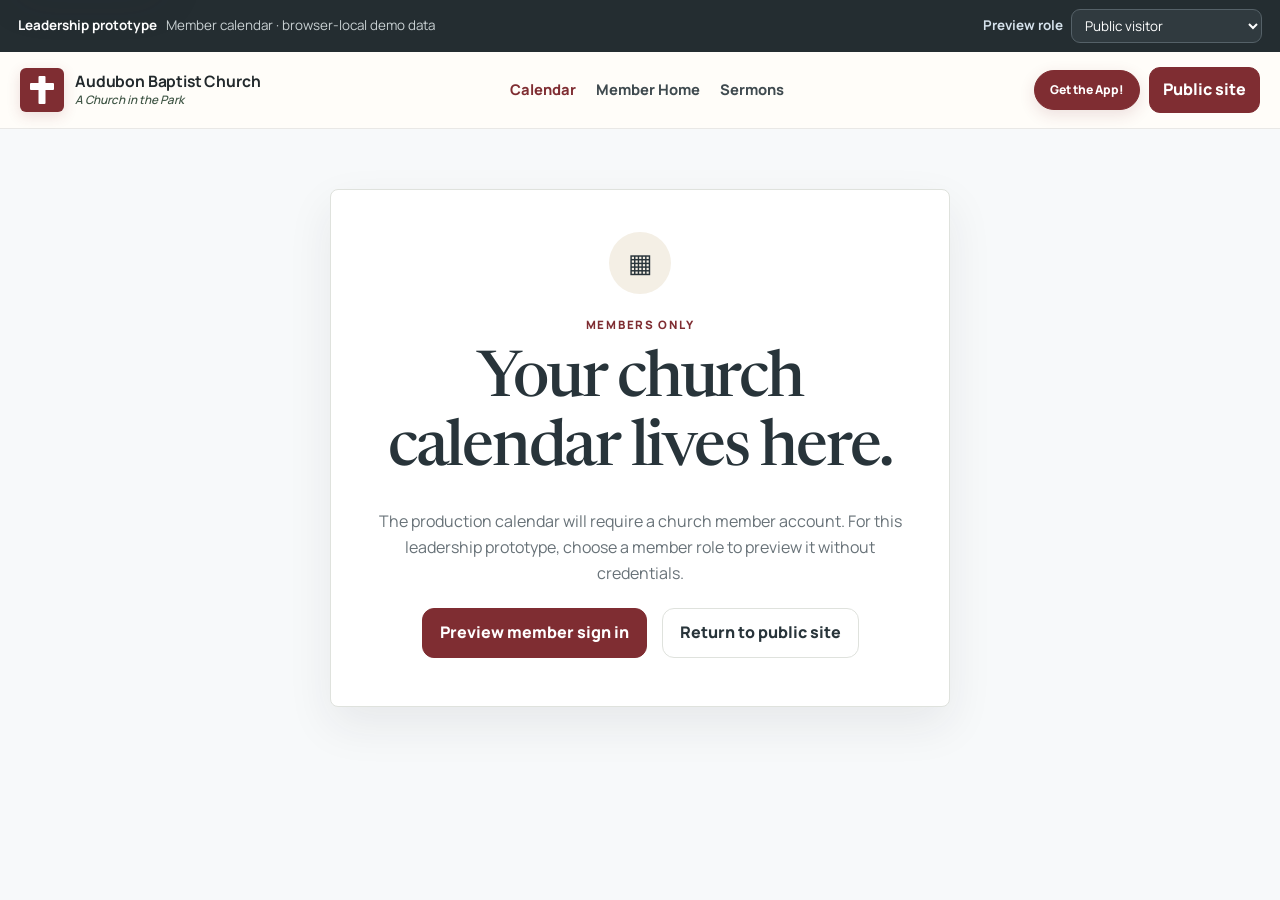
<file: calendar.html>
<!doctype html>
<!--
  MAINTAINER NOTE
  MEMBER CALENDAR. Calendar rendering, RSVP behavior, and .ics downloads live in calendar.js.
  See docs/EDITING_GUIDE.md for the repository editing map.
-->
<html lang="en">
<head>
  <meta charset="utf-8">
  <meta name="viewport" content="width=device-width, initial-scale=1">
  <meta name="description" content="Audubon Baptist Church member calendar prototype">
  <meta name="theme-color" content="#8f2f35">
  <title>Member Calendar | Audubon Baptist Church</title>
  <link rel="manifest" href="manifest.webmanifest">
  <link rel="apple-touch-icon" href="audubon-app-icon-192.png">
  <meta name="apple-mobile-web-app-capable" content="yes">
  <meta name="apple-mobile-web-app-title" content="Audubon Church">
  <link rel="stylesheet" href="styles.css">
</head>
<body class="app-page">
  <a class="skip-link" href="#calendarMain">Skip to calendar</a>

  <div class="prototype-bar">
    <div><strong>Leadership prototype</strong><span>Member calendar · browser-local demo data</span></div>
    <div class="prototype-actions">
      <label for="calendarRoleSwitcher">Preview role</label>
      <select id="calendarRoleSwitcher">
        <option value="public">Public visitor</option>
        <option value="member">Church member</option>
        <option value="group">Ministry / group member</option>
        <option value="leadership">Church leadership</option>
        <option value="admin">Administrator</option>
      </select>
    </div>
  </div>

  <header class="site-header app-header">
    <a class="brand" href="index.html">
      <span class="brand-mark" aria-hidden="true">A</span>
      <span class="brand-copy"><strong>Audubon Baptist Church</strong><small>A Church in the Park</small></span>
    </a>
    <nav class="app-nav" aria-label="Member tools">
      <a class="active" href="calendar.html">Calendar</a>
      <a href="member.html">Member Home</a>
      <a href="sermons.html">Sermons</a>
      <a class="admin-tool-link hidden" href="admin.html">Site Admin</a><a class="admin-tool-link hidden" id="mediaStudioNav" href="media-studio.html">Media Studio</a>
    </nav>
    <div class="header-actions">
      <button class="get-app-button" type="button" data-install-app>Get the App!</button>
      <a class="member-button link-button" href="index.html">Public site</a>
    </div>
  </header>

  <main id="calendarMain">
    <section class="access-gate hidden" id="calendarGate">
      <div class="access-gate-card">
        <span class="gate-icon" aria-hidden="true">▦</span>
        <p class="eyebrow">Members only</p>
        <h1>Your church calendar lives here.</h1>
        <p>The production calendar will require a church member account. For this leadership prototype, choose a member role to preview it without credentials.</p>
        <button class="button primary" id="calendarDemoSignIn" type="button">Preview member sign in</button>
        <a class="button secondary" href="index.html">Return to public site</a>
      </div>
    </section>

    <section class="calendar-app hidden" id="calendarApp">
      <div class="calendar-hero">
        <div>
          <p class="eyebrow">Member calendar</p>
          <h1>Three months at a glance.</h1>
          <p>See church gatherings, ministry items, signups, and your RSVPs without digging through announcements.</p>
        </div>
        <div class="calendar-actions">
          <button class="button secondary small" id="previousQuarter" type="button">← Previous 3 months</button>
          <button class="button secondary small" id="todayQuarter" type="button">Current 3 months</button>
          <button class="button secondary small" id="nextQuarter" type="button">Next 3 months →</button>
        </div>
      </div>

      <div class="calendar-summary-row">
        <div class="calendar-summary-card">
          <span>Viewing</span>
          <strong id="quarterLabel">—</strong>
        </div>
        <div class="calendar-summary-card">
          <span>Upcoming</span>
          <strong id="upcomingCount">0 events</strong>
        </div>
        <div class="calendar-summary-card">
          <span>Your RSVPs</span>
          <strong id="rsvpCount">0 answered</strong>
        </div>
        <div class="calendar-summary-card">
          <span>Access</span>
          <strong id="calendarAccessLabel">Church member</strong>
        </div>
      </div>

      <div class="calendar-toolbar">
        <div class="calendar-filter-group" aria-label="Calendar filters">
          <button class="filter-chip active" type="button" data-calendar-filter="all">All events</button>
          <button class="filter-chip" type="button" data-calendar-filter="churchwide">Churchwide</button>
          <button class="filter-chip" type="button" data-calendar-filter="member">Members</button>
          <button class="filter-chip" type="button" data-calendar-filter="group">My ministry</button>
        </div>
        <button class="button primary small admin-tool-link hidden" id="openEventComposer" type="button">+ Add event</button>
      </div>

      <section class="quarter-grid" id="quarterGrid" aria-label="Three month calendar"></section>

      <div class="calendar-lower-grid">
        <section class="agenda-panel">
          <div class="panel-heading">
            <div>
              <p class="eyebrow">Selected day</p>
              <h2 id="selectedDayTitle">Choose a date</h2>
            </div>
          </div>
          <div id="selectedDayAgenda" class="agenda-list">
            <p class="empty-state">Select a day in the calendar to see its events here.</p>
          </div>
        </section>

        <aside class="upcoming-panel">
          <div class="panel-heading">
            <div>
              <p class="eyebrow">Coming up</p>
              <h2>Next on the calendar</h2>
            </div>
          </div>
          <div id="upcomingList" class="upcoming-list"></div>
        </aside>
      </div>

      <section class="calendar-note">
        <strong>Prototype note</strong>
        <p>The recurring Sunday and Wednesday schedule shown here is based on previously published Audubon materials and should be confirmed before production. Calendar downloads now use Louisville local time. Other clearly labeled items are demonstration events.</p>
      </section>
    </section>
  </main>

  <dialog class="signin-dialog" id="calendarSignInDialog">
    <form method="dialog" class="dialog-card">
      <div class="dialog-heading">
        <div><p class="eyebrow">Member access preview</p><h2>Choose an account type.</h2></div>
        <button class="dialog-close" value="cancel" aria-label="Close">×</button>
      </div>
      <label for="calendarDialogRole">Preview account</label>
      <select id="calendarDialogRole">
        <option value="member">Church member</option>
        <option value="group">Ministry / group member</option>
        <option value="leadership">Church leadership</option>
        <option value="admin">Administrator</option>
      </select>
      <button class="button primary full" id="calendarDialogContinue" type="button">Open calendar</button>
      <p class="microcopy">Production will use real credentials and server-enforced permissions.</p>
    </form>
  </dialog>

  <dialog class="signin-dialog" id="eventComposerDialog">
    <form method="dialog" class="dialog-card" id="calendarEventForm">
      <div class="dialog-heading">
        <div><p class="eyebrow">Administrator</p><h2>Add a calendar event.</h2></div>
        <button class="dialog-close" value="cancel" aria-label="Close">×</button>
      </div>
      <label for="calendarEventTitle">Event title</label>
      <input id="calendarEventTitle" required>
      <div class="two-field-row">
        <div><label for="calendarEventDate">Date</label><input id="calendarEventDate" type="date" required></div>
        <div><label for="calendarEventTime">Time</label><input id="calendarEventTime" type="time" value="18:30"></div>
      </div>
      <label for="calendarEventLocation">Location</label>
      <input id="calendarEventLocation" value="1046 Hess Lane, Louisville, KY 40217">
      <label for="calendarEventAudience">Audience</label>
      <select id="calendarEventAudience">
        <option value="churchwide">Churchwide</option>
        <option value="member">Members</option>
        <option value="group">Ministry / group</option>
      </select>
      <label for="calendarEventDescription">Short description</label>
      <textarea id="calendarEventDescription" rows="3" placeholder="What should members know?"></textarea>
      <button class="button primary full" type="submit">Add event to prototype</button>
    </form>
  </dialog>

  <div class="toast hidden" id="calendarToast" role="status" aria-live="polite"></div>
  <script src="calendar.js"></script>
  <script src="pwa.js"></script>
</body>
</html>
</file>
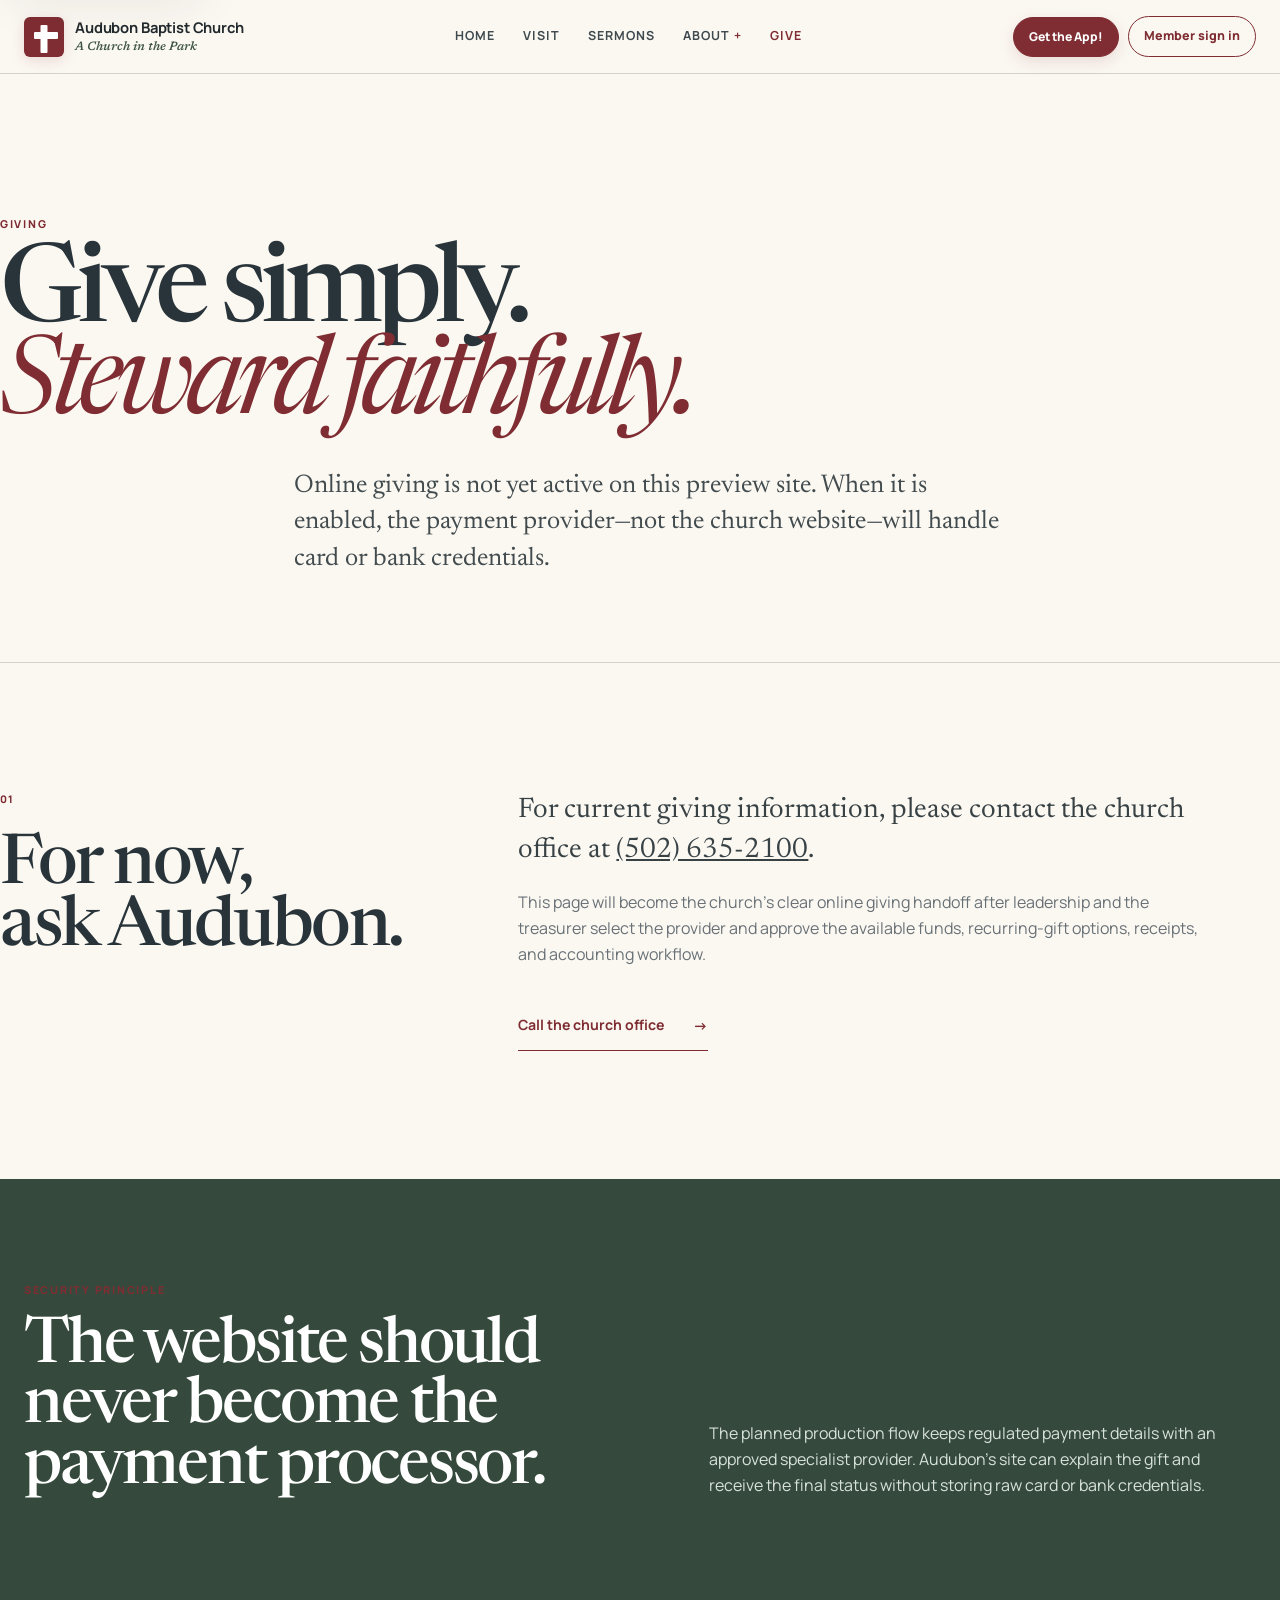
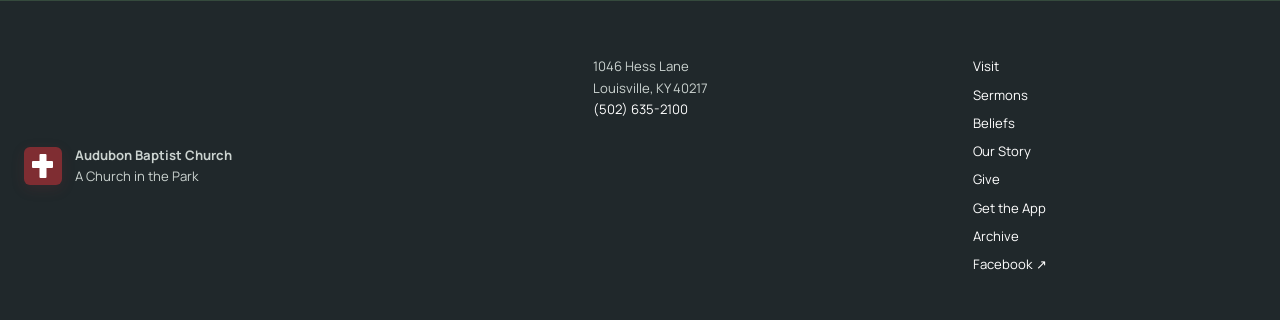
<file: give.html>
<!doctype html>
<!--
  MAINTAINER NOTE
  GIVING PAGE. Do not name a provider or promise fund/receipt behavior until
  church leadership and the treasurer approve the actual giving workflow.
-->
<html lang="en">
<head>
  <meta charset="utf-8">
  <meta name="viewport" content="width=device-width, initial-scale=1">
  <meta name="description" content="Giving information for Audubon Baptist Church. Online giving will be connected only after an approved secure provider is selected.">
  <meta name="theme-color" content="#7f2d32">
  <meta property="og:type" content="website">
  <meta property="og:title" content="Give | Audubon Baptist Church">
  <meta property="og:description" content="Giving information for Audubon Baptist Church. Online giving will be connected only after an approved secure provider is selected.">
  <meta name="apple-mobile-web-app-capable" content="yes">
  <meta name="apple-mobile-web-app-title" content="Audubon Church">
  <title>Give | Audubon Baptist Church</title>
  <link rel="manifest" href="manifest.webmanifest">
  <link rel="apple-touch-icon" href="audubon-app-icon-192.png">
  <link rel="stylesheet" href="styles.css">
</head>
<body class="public-page public-subpage" data-page="give">
  <a class="skip-link" href="#mainContent">Skip to main content</a>
  <header class="site-header editorial-header multi-page-header">
    <a class="brand" href="index.html" aria-label="Audubon Baptist Church home">
      <span class="brand-mark" aria-hidden="true">A</span>
      <span class="brand-copy">
        <strong>Audubon Baptist Church</strong>
        <small>A Church in the Park</small>
      </span>
    </a>

    <button class="menu-button" id="menuButton" type="button" aria-expanded="false" aria-controls="mainNav">
      Menu
    </button>

    <nav class="main-nav public-main-nav" id="mainNav" aria-label="Main navigation">
      <a href="index.html" data-nav-page="home">Home</a>
      <a href="visit.html" data-nav-page="visit">Visit</a>
      <a href="sermons.html" data-nav-page="sermons">Sermons</a>

      <details class="nav-dropdown">
        <summary>About</summary>
        <div class="nav-dropdown-menu">
          <a href="beliefs.html" data-nav-page="beliefs">
            <span>Beliefs</span>
            <small>What we believe</small>
          </a>
          <a href="about.html" data-nav-page="about">
            <span>Our Story & Mission</span>
            <small>Who we are</small>
          </a>
          <a href="archive.html" data-nav-page="archive">
            <span>Church Archive</span>
            <small>Newsletters &amp; older resources</small>
          </a>
        </div>
      </details>

      <a href="give.html" data-nav-page="give">Give</a>
    </nav>

    <div class="header-actions">
      <button class="get-app-button" type="button" data-install-app>Get the App!</button>
      <button class="member-button" id="memberSignInButton" type="button">Member sign in</button>
    </div>
  </header>

  <main id="mainContent">
    <section class="page-hero give-page-hero">
      <p class="editorial-kicker">Giving</p>
      <h1>Give simply.<br><em>Steward faithfully.</em></h1>
      <p class="page-hero-lead">
        Online giving is not yet active on this preview site. When it is enabled, the payment
        provider—not the church website—will handle card or bank credentials.
      </p>
    </section>

    <section class="focused-section give-focus">
      <div class="focus-intro">
        <span class="section-index">01</span>
        <h2>For now,<br>ask Audubon.</h2>
      </div>

      <div class="prose-stack">
        <p class="lead-prose">
          For current giving information, please contact the church office at
          <a href="tel:+15026352100">(502) 635-2100</a>.
        </p>
        <p>
          This page will become the church’s clear online giving handoff after leadership and the
          treasurer select the provider and approve the available funds, recurring-gift options,
          receipts, and accounting workflow.
        </p>
        <a class="editorial-cta primary-cta" href="tel:+15026352100">
          Call the church office <span>→</span>
        </a>
      </div>
    </section>

    <section class="giving-safety-band">
      <div>
        <p class="editorial-kicker">Security principle</p>
        <h2>The website should never become the payment processor.</h2>
      </div>
      <p>
        The planned production flow keeps regulated payment details with an approved specialist
        provider. Audubon’s site can explain the gift and receive the final status without storing
        raw card or bank credentials.
      </p>
    </section>
  </main>

  <footer class="editorial-footer compact-public-footer">
    <div class="footer-main">
      <div>
        <span class="brand-mark footer-mark" aria-hidden="true">A</span>
        <p><strong>Audubon Baptist Church</strong><br>A Church in the Park</p>
      </div>

      <address>
        1046 Hess Lane<br>
        Louisville, KY 40217<br>
        <a href="tel:+15026352100">(502) 635-2100</a>
      </address>

      <nav aria-label="Footer">
        <a href="visit.html">Visit</a>
        <a href="sermons.html">Sermons</a>
        <a href="beliefs.html">Beliefs</a>
        <a href="about.html">Our Story</a>
        <a href="give.html">Give</a>
        <a href="app.html">Get the App</a>
        <a href="archive.html">Archive</a>
        <a href="https://www.facebook.com/audubonbaptistchurch/" target="_blank" rel="noopener">Facebook ↗</a>
      </nav>
    </div>
  </footer>
  <script src="site.js"></script>
  <script src="pwa.js"></script>
</body>
</html>
</file>
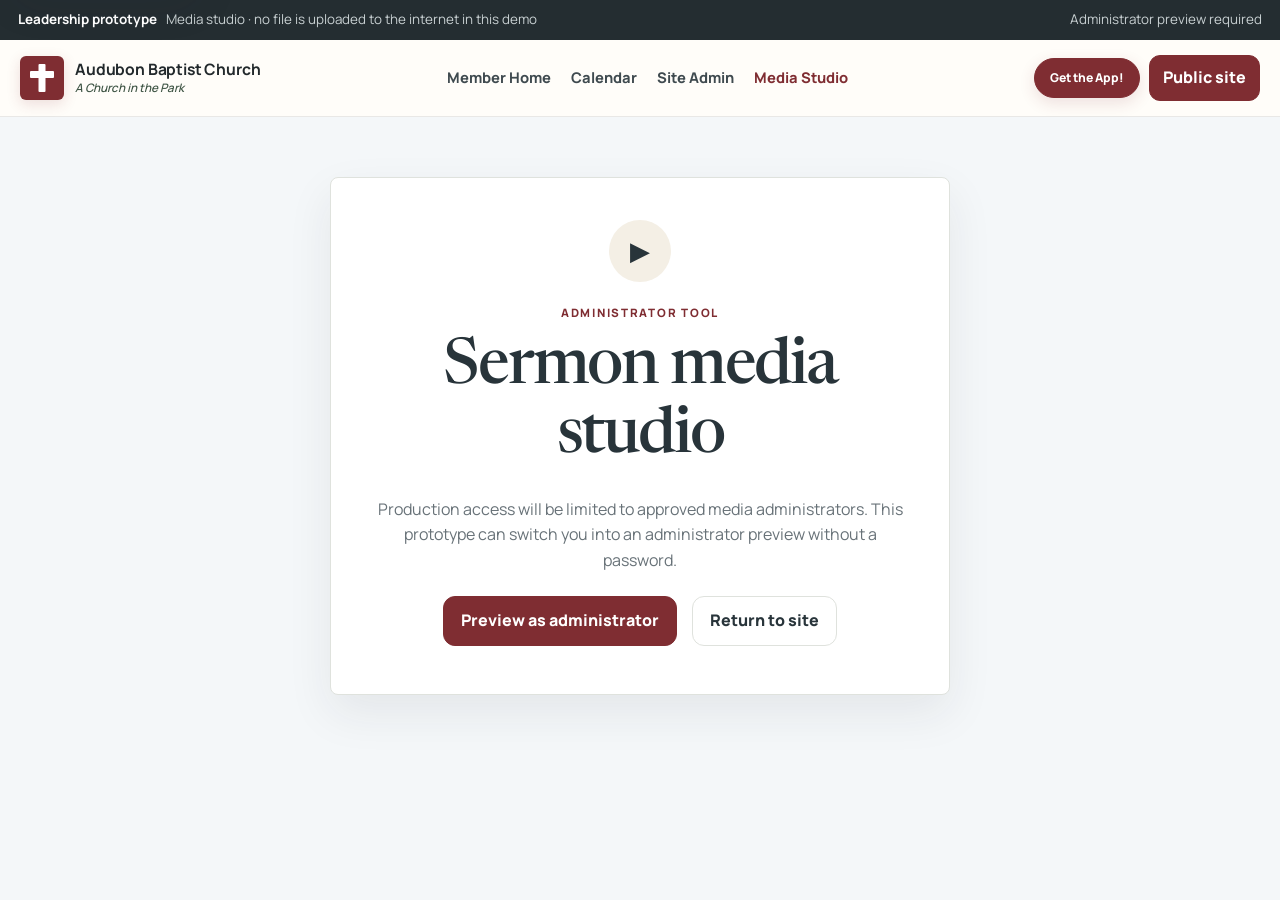
<file: media-studio.html>
<!doctype html>
<!--
  MAINTAINER NOTE
  SERMON MEDIA STUDIO. The browser edits metadata/trim decisions; production encoding belongs on the NAS/FFmpeg worker.
  See docs/EDITING_GUIDE.md for the repository editing map.
-->
<html lang="en">
<head>
  <meta charset="utf-8">
  <meta name="viewport" content="width=device-width, initial-scale=1">
  <meta name="description" content="Audubon Baptist Church sermon media studio prototype">
  <meta name="theme-color" content="#8f2f35">
  <title>Sermon Media Studio | Audubon Baptist Church</title>
  <link rel="stylesheet" href="styles.css">
  <link rel="manifest" href="manifest.webmanifest">
  <link rel="apple-touch-icon" href="audubon-app-icon-192.png">
  <meta name="apple-mobile-web-app-capable" content="yes">
  <meta name="apple-mobile-web-app-title" content="Audubon Church">
</head>
<body class="app-page media-page">
  <a class="skip-link" href="#mediaMain">Skip to media studio</a>

  <div class="prototype-bar">
    <div><strong>Leadership prototype</strong><span>Media studio · no file is uploaded to the internet in this demo</span></div>
    <div class="prototype-actions">
      <span id="mediaRoleLabel">Administrator preview required</span>
    </div>
  </div>

  <header class="site-header app-header">
    <a class="brand" href="index.html">
      <span class="brand-mark" aria-hidden="true">A</span>
      <span class="brand-copy"><strong>Audubon Baptist Church</strong><small>A Church in the Park</small></span>
    </a>
    <nav class="app-nav" aria-label="Administrator tools">
      <a href="member.html">Member Home</a>
      <a href="calendar.html">Calendar</a>
      <a href="admin.html">Site Admin</a>
      <a class="active" href="media-studio.html">Media Studio</a>
    </nav>
    <div class="header-actions">
      <button class="get-app-button" type="button" data-install-app>Get the App!</button>
      <a class="member-button link-button" href="index.html">Public site</a>
    </div>
  </header>

  <main id="mediaMain">
    <section class="access-gate hidden" id="mediaGate">
      <div class="access-gate-card">
        <span class="gate-icon" aria-hidden="true">▶</span>
        <p class="eyebrow">Administrator tool</p>
        <h1>Sermon media studio</h1>
        <p>Production access will be limited to approved media administrators. This prototype can switch you into an administrator preview without a password.</p>
        <button class="button primary" id="mediaAdminPreview" type="button">Preview as administrator</button>
        <a class="button secondary" href="index.html">Return to site</a>
      </div>
    </section>

    <section class="media-studio hidden" id="mediaStudio">
      <div class="studio-hero">
        <div>
          <p class="eyebrow">Sermon media studio</p>
          <h1>Choose. Trim. Prepare for publishing.</h1>
          <p>The aim is a weekly workflow simple enough for a volunteer: select the recording, move through it quickly, mark the beginning and end, add details, and hand the job to the publishing system.</p>
        </div>
        <div class="studio-hero-tools">
          <div class="studio-steps" aria-label="Media workflow">
            <span class="active" data-studio-step="1">1 Upload</span><span data-studio-step="2">2 Trim</span><span data-studio-step="3">3 Details</span><span data-studio-step="4">4 Review</span>
          </div>
          <button class="button secondary small" type="button" data-install-app>Install Audubon App</button>
        </div>
      </div>

      <section class="studio-card draft-card" id="draftCard">
        <div class="studio-card-heading">
          <div><span class="step-number">↺</span><div><h2>Resume a recent draft</h2><p>Drafts save trim points and sermon details in this browser. Re-select the matching video file, then restore its settings.</p></div></div>
          <span class="status-pill" id="draftCount">No drafts</span>
        </div>
        <div class="draft-list" id="draftList"></div>
      </section>

      <section class="studio-card upload-card">
        <div class="studio-card-heading">
          <div><span class="step-number">1</span><div><h2>Choose the service recording</h2><p>The file stays on this computer in the static prototype.</p></div></div>
          <span class="status-pill" id="fileStatus">No video selected</span>
        </div>
        <label class="drop-zone" id="dropZone" for="videoFileInput">
          <span class="drop-icon" aria-hidden="true">↑</span>
          <strong>Drop a video here</strong>
          <span>or choose a file from this computer</span>
          <input id="videoFileInput" type="file" accept="video/*">
        </label>
        <div class="file-summary hidden" id="fileSummary"></div>

        <div class="media-source-note">
          <strong>Preferred source: Audubon’s original service recording.</strong>
          <p>
            A future optional source may import a church-owned Facebook service video through an
            authenticated Meta integration. It should use the same trim/publish workflow—not scrape
            a public Facebook page.
          </p>
        </div>
      </section>

      <section class="studio-card hidden" id="editorCard">
        <div class="studio-card-heading">
          <div><span class="step-number">2</span><div><h2>Find the sermon and trim it</h2><p>Scrub through the service, make quick jumps, then mark the exact start and end.</p></div></div>
          <span class="status-pill" id="clipDurationBadge">Clip —</span>
        </div>

        <div class="video-stage">
          <video id="videoPreview" controls playsinline preload="metadata"></video>
        </div>

        <div class="transport-row">
          <button class="transport-button" id="jumpBack30" type="button" aria-label="Jump back 30 seconds">−30</button>
          <button class="transport-button" id="jumpBack" type="button" aria-label="Jump back 5 seconds">−5</button>
          <button class="transport-button primary-transport" id="playPause" type="button">Play / pause</button>
          <button class="transport-button" id="jumpForward" type="button" aria-label="Jump forward 5 seconds">+5</button>
          <button class="transport-button" id="jumpForward30" type="button" aria-label="Jump forward 30 seconds">+30</button>
          <span class="time-readout"><strong id="playheadTime">00:00</strong> / <span id="durationTime">00:00</span></span>
        </div>
        <details class="shortcut-help">
          <summary>Keyboard shortcuts</summary>
          <p><kbd>Space</kbd> play/pause · <kbd>←</kbd>/<kbd>→</kbd> 5 sec · <kbd>Shift</kbd> + arrows 30 sec · <kbd>I</kbd> set start · <kbd>O</kbd> set end</p>
        </details>

        <label class="scrubber-label" for="playheadSlider">Move through recording</label>
        <input class="media-scrubber" id="playheadSlider" type="range" min="0" max="100" value="0" step="0.1">

        <div class="trim-track" aria-hidden="true">
          <div class="trim-included" id="trimIncluded"></div>
          <span class="trim-playhead" id="trimPlayhead"></span>
        </div>

        <div class="trim-controls">
          <div class="trim-control-card">
            <span class="trim-label">Start</span>
            <strong id="trimStartDisplay">00:00</strong>
            <button class="button secondary small" id="setStartHere" type="button">Set start here</button>
            <button class="text-button trim-and-jump" id="setStartContinue" type="button">Set start & jump ahead →</button>
            <input id="trimStartSlider" type="range" min="0" max="100" value="0" step="0.1" aria-label="Trim start">
          </div>
          <div class="trim-control-card">
            <span class="trim-label">End</span>
            <strong id="trimEndDisplay">00:00</strong>
            <button class="button secondary small" id="setEndHere" type="button">Set end here</button>
            <button class="text-button trim-and-jump" id="setEndContinue" type="button">Set end & review →</button>
            <input id="trimEndSlider" type="range" min="0" max="100" value="100" step="0.1" aria-label="Trim end">
          </div>
        </div>

        <div class="button-row">
          <button class="button primary" id="previewSelection" type="button">Preview selected clip</button>
          <button class="button secondary" id="resetTrim" type="button">Use full video</button>
        </div>
      </section>

      <section class="studio-card hidden" id="detailsCard">
        <div class="studio-card-heading">
          <div><span class="step-number">3</span><div><h2>Add sermon details</h2><p>These become searchable metadata in the sermon library.</p></div></div>
        </div>
        <div class="studio-form-grid">
          <label>Title<input id="mediaTitle" placeholder="Sermon title"></label>
          <label>Scripture<input id="mediaScripture" placeholder="Example: Ezra 8:1–15"></label>
          <label>Speaker<input id="mediaSpeaker" value="Pastor Jeff Akin"></label>
          <label>Series<input id="mediaSeries" placeholder="Series or book"></label>
          <label class="span-two">Tags<input id="mediaTags" placeholder="Missions, faith, Ezra"></label>
          <label>Audio gain
            <select id="mediaGain"><option value="0">No change</option><option value="3">+3 dB</option><option value="6">+6 dB</option><option value="-3">−3 dB</option></select>
          </label>
          <div class="studio-checkboxes">
            <label><input id="mediaNormalize" type="checkbox" checked> Normalize speech loudness</label>
            <label><input id="mediaFade" type="checkbox" checked> Short fade in / out</label>
            <label><input id="mediaAudioOnly" type="checkbox" checked> Create audio-only copy</label>
          </div>
        </div>
      </section>

      <section class="studio-card workflow-check-card hidden" id="workflowCheckCard">
        <div class="studio-card-heading">
          <div><span class="step-number">✓</span><div><h2>Ready-check</h2><p>A short checklist catches common Sunday publishing mistakes.</p></div></div>
          <span class="status-pill" id="readyStatus">Needs review</span>
        </div>
        <ul class="workflow-checklist" id="workflowChecklist"></ul>
      </section>

      <section class="studio-card hidden" id="reviewCard">
        <div class="studio-card-heading">
          <div><span class="step-number">4</span><div><h2>Review and prepare publication</h2><p>The production system will pass these choices to FFmpeg and the selected video provider.</p></div></div>
        </div>
        <div class="publish-summary" id="publishSummary"></div>
        <div class="button-row">
          <button class="button secondary" id="saveMediaDraft" type="button">Save draft settings</button>
          <button class="button primary" id="preparePublish" type="button">Prepare processing job</button>
          <button class="button secondary hidden" id="downloadMediaJob" type="button">Download job JSON</button>
        </div>
        <div class="publish-job hidden" id="publishJob"></div>
        <p class="microcopy">The prototype does not upload or re-encode your recording. In production, this final action will create a processing job, clip the selected range, normalize audio, create video and audio derivatives, upload them, and publish the sermon record.</p>
        <a class="text-link-dark" href="sermons.html?mode=audio">Preview the public sermon library →</a>
      </section>
    </section>
  </main>

  <div class="toast hidden" id="mediaToast" role="status" aria-live="polite"></div>
  <script src="media-studio.js"></script>
  <script src="pwa.js"></script>
</body>
</html>
</file>
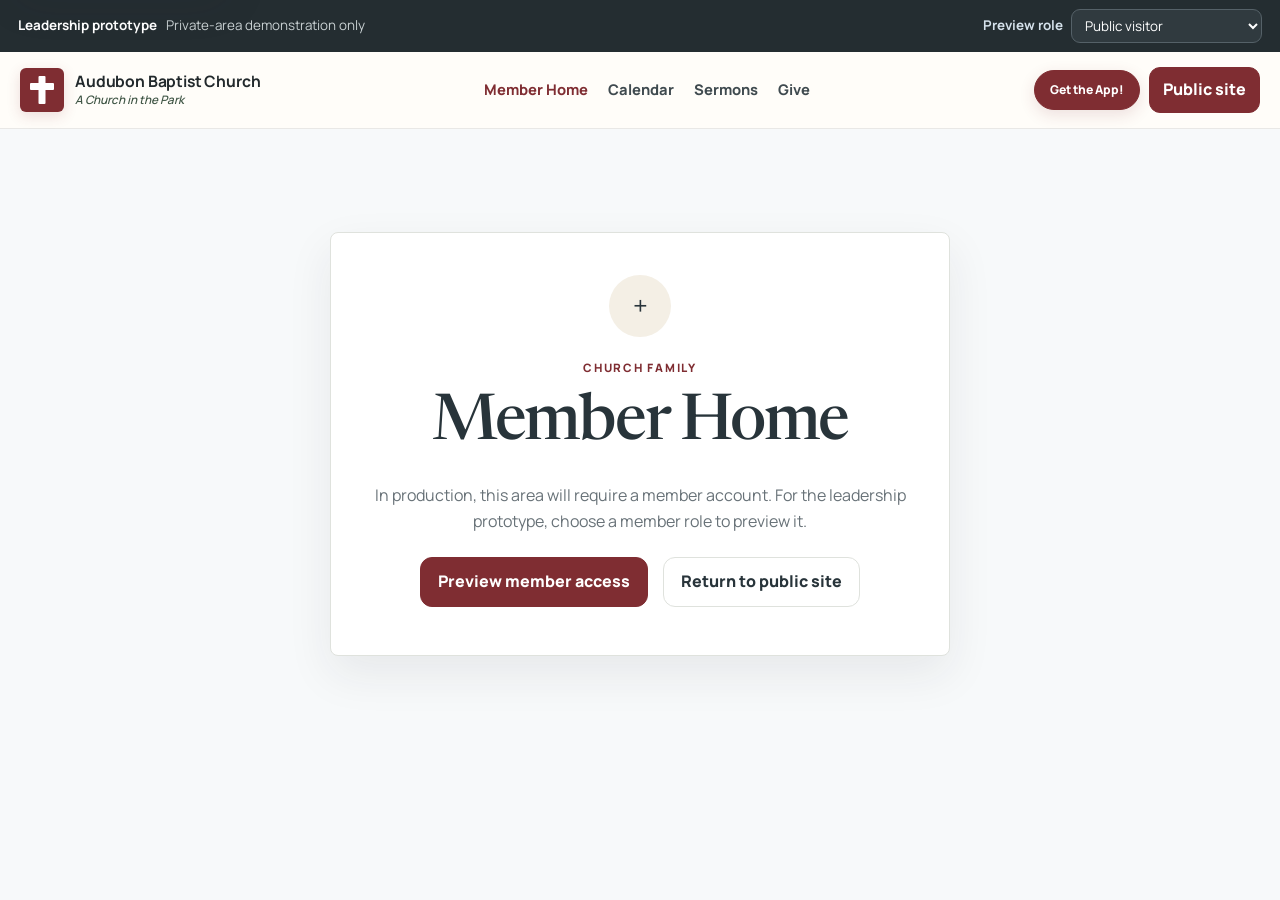
<file: member.html>
<!doctype html>
<!--
  MAINTAINER NOTE
  MEMBER HOME. This is a private application shell. Panel behavior and role visibility live in member.js.
  See docs/EDITING_GUIDE.md for the repository editing map.
-->
<html lang="en">
<head>
  <meta charset="utf-8">
  <meta name="viewport" content="width=device-width, initial-scale=1">
  <meta name="description" content="Audubon Baptist Church member home prototype">
  <meta name="theme-color" content="#7f2d32">
  <title>Member Home | Audubon Baptist Church</title>
  <link rel="manifest" href="manifest.webmanifest">
  <link rel="apple-touch-icon" href="audubon-app-icon-192.png">
  <meta name="apple-mobile-web-app-capable" content="yes">
  <meta name="apple-mobile-web-app-title" content="Audubon Church">
  <link rel="stylesheet" href="styles.css">
</head>
<body class="app-page member-page">
  <a class="skip-link" href="#memberMain">Skip to member content</a>

  <div class="prototype-bar">
    <div><strong>Leadership prototype</strong><span>Private-area demonstration only</span></div>
    <div class="prototype-actions">
      <label for="memberRoleSwitcher">Preview role</label>
      <select id="memberRoleSwitcher">
        <option value="public">Public visitor</option>
        <option value="member">Church member</option>
        <option value="group">Ministry / group member</option>
        <option value="leadership">Church leadership</option>
        <option value="admin">Administrator</option>
      </select>
    </div>
  </div>

  <header class="site-header app-header">
    <a class="brand" href="index.html">
      <span class="brand-mark" aria-hidden="true">A</span>
      <span class="brand-copy"><strong>Audubon Baptist Church</strong><small>A Church in the Park</small></span>
    </a>
    <nav class="app-nav" aria-label="Member tools">
      <a class="active" href="member.html">Member Home</a>
      <a href="calendar.html">Calendar</a>
      <a href="sermons.html">Sermons</a>
      <a href="give.html">Give</a>
      <a class="admin-tool-link hidden" href="admin.html">Site Admin</a>
      <a class="admin-tool-link hidden" href="media-studio.html">Media Studio</a>
    </nav>
    <div class="header-actions">
      <button class="get-app-button" type="button" data-install-app>Get the App!</button>
      <a class="member-button link-button" href="index.html">Public site</a>
    </div>
  </header>

  <main id="memberMain">
    <section class="access-gate hidden" id="memberGate">
      <div class="access-gate-card">
        <span class="gate-icon" aria-hidden="true">+</span>
        <p class="eyebrow">Church family</p>
        <h1>Member Home</h1>
        <p>In production, this area will require a member account. For the leadership prototype, choose a member role to preview it.</p>
        <button class="button primary" id="memberPreviewButton" type="button">Preview member access</button>
        <a class="button secondary" href="index.html">Return to public site</a>
      </div>
    </section>

    <section class="member-home hidden" id="memberHome">
      <div class="member-welcome">
        <div>
          <p class="eyebrow">Church family</p>
          <h1>Good to see you.</h1>
          <p>One place for the week ahead—so the church family can pray, gather, serve, and care for one another without hunting through old messages.</p>
        </div>
        <span class="access-badge" id="memberAccessLabel">Church member</span>
      </div>

      <div class="member-app-shell">
        <aside class="member-sidebar" aria-label="Member area">
          <p>Member area</p>
          <button class="member-nav-button active" type="button" data-member-view="overview">Overview</button>
          <a class="member-nav-link" href="calendar.html">Calendar <span>↗</span></a>
          <button class="member-nav-button" type="button" data-member-view="prayer">Prayer</button>
          <button class="member-nav-button" type="button" data-member-view="groups">Groups</button>
          <button class="member-nav-button" type="button" data-member-view="conversations">Conversations</button>
          <button class="member-nav-button" type="button" data-member-view="lists">Lists & signups</button>
          <button class="member-nav-button" type="button" data-member-view="serve">Serve</button>
          <div class="member-sidebar-admin admin-tool-link hidden">
            <span>Administration</span>
            <a href="admin.html">Site Admin</a>
            <a href="media-studio.html">Media Studio</a>
          </div>
        </aside>

        <div class="member-content">
          <section class="member-view active" data-member-panel="overview">
            <div class="member-view-heading">
              <p class="eyebrow">Overview</p>
              <h2>This week at Audubon</h2>
            </div>

            <div class="member-announcement">
              <span>Weekly note</span>
              <p id="memberAnnouncement">Welcome to Audubon Baptist Church — A Church in the Park.</p>
            </div>

            <div class="member-overview-events" id="memberUpcoming"></div>

            <div class="member-overview-actions">
              <a href="calendar.html"><span>Calendar</span><strong>See three months at a glance</strong><b>→</b></a>
              <button type="button" data-jump-view="prayer"><span>Prayer</span><strong>Read or share a request</strong><b>→</b></button>
              <button type="button" data-jump-view="lists"><span>My lists</span><strong>See RSVPs and signups</strong><b>→</b></button>
              <a href="sermons.html?mode=audio"><span>Sermons</span><strong>Listen without loading video</strong><b>→</b></a>
            </div>
          </section>

          <section class="member-view" data-member-panel="prayer">
            <div class="member-view-heading">
              <p class="eyebrow">Prayer</p>
              <h2>Pray for one another.</h2>
              <p>Requests appear according to the visibility chosen by the person submitting them.</p>
            </div>
            <div class="privacy-legend" aria-label="Prayer visibility levels">
              <span><strong>Members</strong> whole church family</span>
              <span><strong>Ministry</strong> assigned group only</span>
              <span><strong>Leadership</strong> leaders only</span>
            </div>
            <div class="split-panel member-prayer-layout">
              <div class="prayer-list" id="memberPrayerList"></div>
              <form class="member-form" id="memberPrayerForm">
                <h3>Submit a sample request</h3>
                <label for="memberPrayerTitle">Short title</label><input id="memberPrayerTitle" required maxlength="80">
                <label for="memberPrayerText">Request</label><textarea id="memberPrayerText" rows="4" required></textarea>
                <label for="memberPrayerVisibility">Who may see it?</label>
                <select id="memberPrayerVisibility"><option value="member">Church members</option><option value="group">My ministry / group</option><option value="leadership">Church leadership</option></select>
                <button class="button primary small" type="submit">Add sample request</button>
                <p class="microcopy">Leadership prototype: do not enter a real private prayer request until production authentication and database permissions are in place.</p>
              </form>
            </div>
          </section>

          <section class="member-view" data-member-panel="groups">
            <div class="member-view-heading"><p class="eyebrow">Groups</p><h2>Your smaller circles within the church.</h2><p>Production groups can gather their calendar items, prayer requests, documents, conversations, and service needs without exposing them churchwide.</p></div>
            <div class="member-list">
              <article class="group-only"><div><span class="list-kicker">Sample group</span><h3>Ministry Team</h3><p>Group-specific events and conversations would collect here.</p></div><button type="button" class="text-button">Open group →</button></article>
              <article><div><span class="list-kicker">Churchwide</span><h3>Audubon Baptist Church</h3><p>Announcements and information intended for every member.</p></div><span class="muted-status">All members</span></article>
            </div>
          </section>

          <section class="member-view" data-member-panel="conversations">
            <div class="member-view-heading"><p class="eyebrow">Conversations</p><h2>Keep discussion attached to its subject.</h2><p>Structured topics should be easier to follow than a single endless message stream.</p></div>
            <div class="conversation-list">
              <article><div><span class="list-kicker">Announcement · sample</span><h3>Fall ministry calendar</h3><p>Planning notes and replies stay with the calendar topic.</p></div><span>3 replies</span></article>
              <article><div><span class="list-kicker">Question · sample</span><h3>What should I bring to the work day?</h3><p>Practical answers remain easy to find later.</p></div><span>2 replies</span></article>
              <article class="group-only"><div><span class="list-kicker">Ministry group · sample</span><h3>Next team meeting</h3><p>Private group discussion appears only for assigned members.</p></div><span>1 reply</span></article>
            </div>
            <button class="button secondary small" id="newConversationButton" type="button">New conversation</button>
          </section>

          <section class="member-view" data-member-panel="lists">
            <div class="member-view-heading"><p class="eyebrow">Lists & signups</p><h2>Your commitments in one place.</h2><p>RSVPs, volunteer signups, and future assignments can collect here rather than disappearing inside old messages.</p></div>
            <div class="member-list" id="memberLists"></div>
          </section>

          <section class="member-view" data-member-panel="serve">
            <div class="member-view-heading"><p class="eyebrow">Serve</p><h2>See where help is needed.</h2><p>Service needs can eventually connect directly to events, ministries, and volunteer schedules.</p></div>
            <div class="member-list">
              <article><div><span class="list-kicker">Sample need</span><h3>Church Work Day</h3><p>Landscaping and lunch helpers are still needed in this demonstration.</p></div><button class="text-button" type="button" id="memberVolunteerButton">I can help →</button></article>
              <article class="group-only"><div><span class="list-kicker">Your ministry · sample</span><h3>Ministry Team</h3><p>Group-specific service needs can be assigned here.</p></div><span class="muted-status">Group only</span></article>
            </div>
          </section>
        </div>
      </div>

      <section class="member-note">
        <strong>Prototype privacy note</strong>
        <p>This page demonstrates the intended experience. Real accounts and private records will be enforced by the production server/database, not by browser controls.</p>
      </section>
    </section>
  </main>

  <dialog class="signin-dialog" id="memberAccessDialog">
    <form method="dialog" class="dialog-card">
      <div class="dialog-heading"><div><p class="eyebrow">Member access preview</p><h2>Choose an account type.</h2></div><button class="dialog-close" value="cancel" aria-label="Close">×</button></div>
      <label for="memberDialogRole">Preview account</label>
      <select id="memberDialogRole"><option value="member">Church member</option><option value="group">Ministry / group member</option><option value="leadership">Church leadership</option><option value="admin">Administrator</option></select>
      <button class="button primary full" id="memberDialogContinue" type="button">Open member home</button>
    </form>
  </dialog>

  <div class="toast hidden" id="memberToast" role="status" aria-live="polite"></div>
  <script src="member.js"></script>
  <script src="pwa.js"></script>
</body>
</html>
</file>
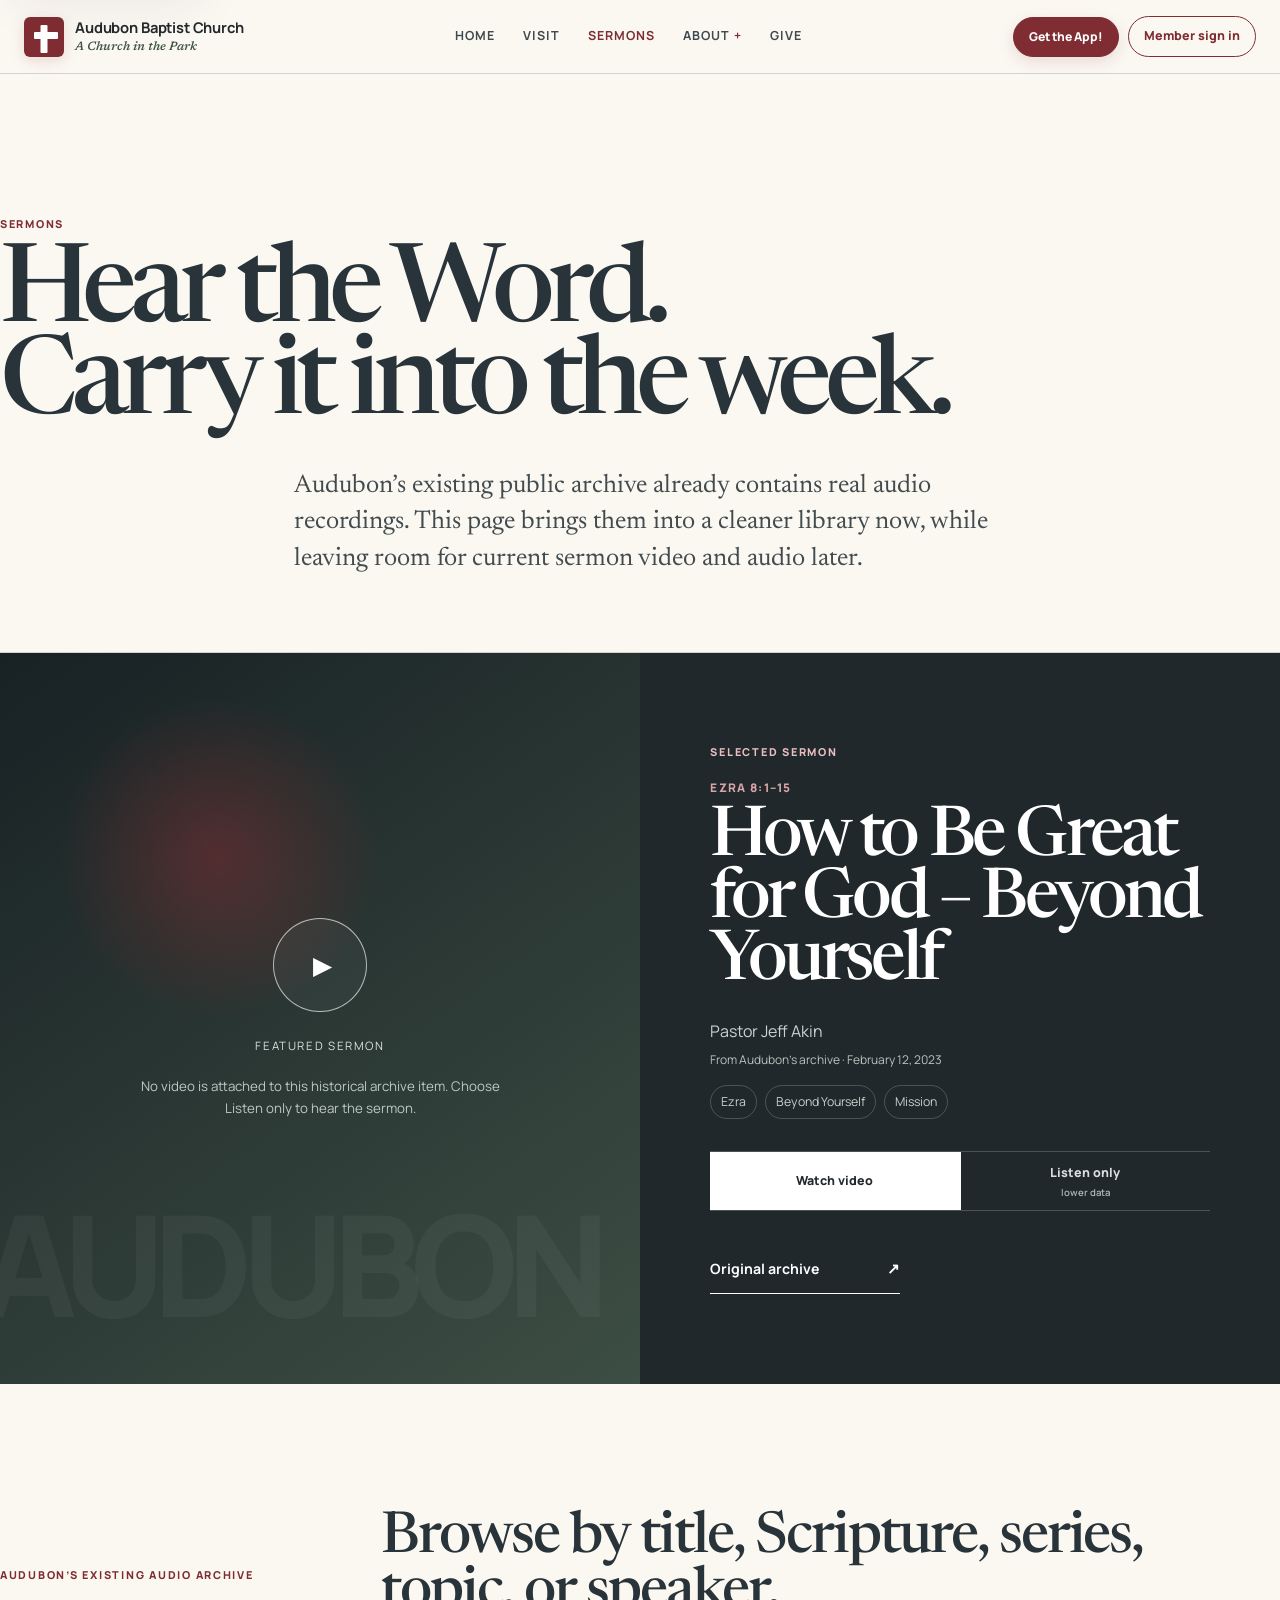
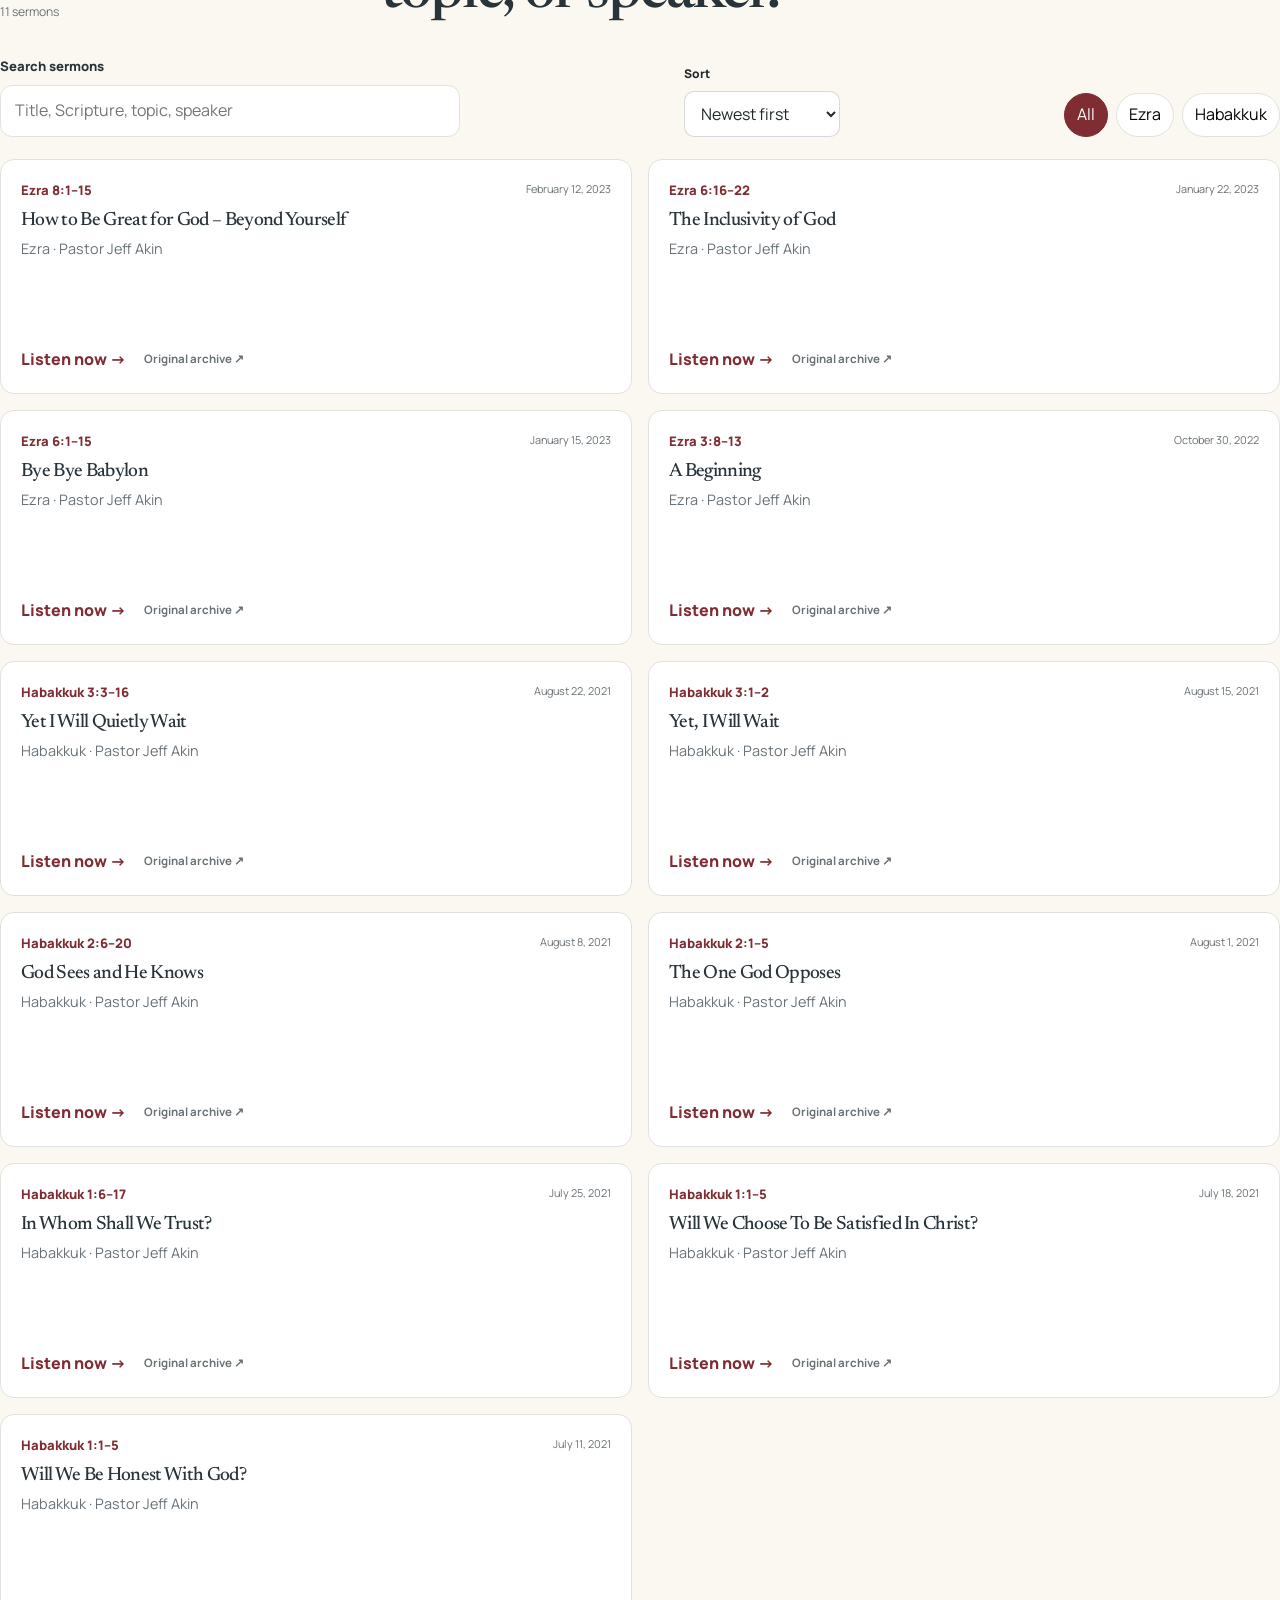
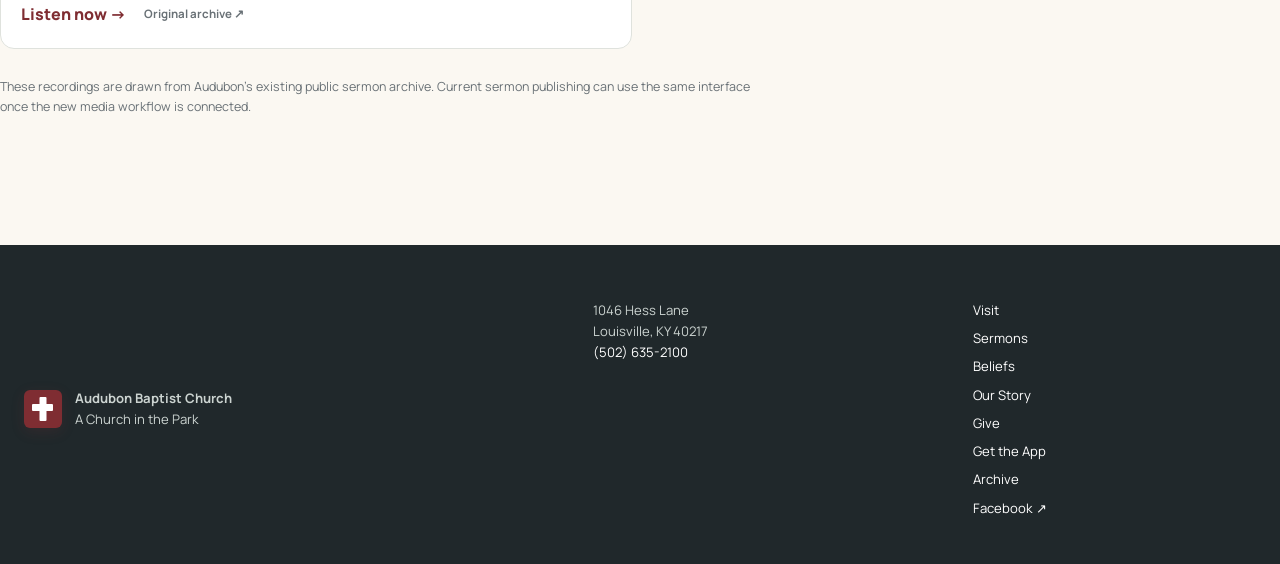
<file: sermons.html>
<!doctype html>
<!--
  MAINTAINER NOTE
  SERMONS PAGE. Historical audio URLs are church-published source material.
  Production current-sermon records will later come from the media workflow.
-->
<html lang="en">
<head>
  <meta charset="utf-8">
  <meta name="viewport" content="width=device-width, initial-scale=1">
  <meta name="description" content="Listen to sermons from Audubon Baptist Church. Search the historical archive by title, Scripture, series, topic, or speaker.">
  <meta name="theme-color" content="#7f2d32">
  <meta property="og:type" content="website">
  <meta property="og:title" content="Sermons | Audubon Baptist Church">
  <meta property="og:description" content="Listen to sermons from Audubon Baptist Church. Search the historical archive by title, Scripture, series, topic, or speaker.">
  <meta name="apple-mobile-web-app-capable" content="yes">
  <meta name="apple-mobile-web-app-title" content="Audubon Church">
  <title>Sermons | Audubon Baptist Church</title>
  <link rel="manifest" href="manifest.webmanifest">
  <link rel="apple-touch-icon" href="audubon-app-icon-192.png">
  <link rel="stylesheet" href="styles.css">
</head>
<body class="public-page public-subpage" data-page="sermons">
  <a class="skip-link" href="#mainContent">Skip to main content</a>
  <header class="site-header editorial-header multi-page-header">
    <a class="brand" href="index.html" aria-label="Audubon Baptist Church home">
      <span class="brand-mark" aria-hidden="true">A</span>
      <span class="brand-copy">
        <strong>Audubon Baptist Church</strong>
        <small>A Church in the Park</small>
      </span>
    </a>

    <button class="menu-button" id="menuButton" type="button" aria-expanded="false" aria-controls="mainNav">
      Menu
    </button>

    <nav class="main-nav public-main-nav" id="mainNav" aria-label="Main navigation">
      <a href="index.html" data-nav-page="home">Home</a>
      <a href="visit.html" data-nav-page="visit">Visit</a>
      <a href="sermons.html" data-nav-page="sermons">Sermons</a>

      <details class="nav-dropdown">
        <summary>About</summary>
        <div class="nav-dropdown-menu">
          <a href="beliefs.html" data-nav-page="beliefs">
            <span>Beliefs</span>
            <small>What we believe</small>
          </a>
          <a href="about.html" data-nav-page="about">
            <span>Our Story & Mission</span>
            <small>Who we are</small>
          </a>
          <a href="archive.html" data-nav-page="archive">
            <span>Church Archive</span>
            <small>Newsletters &amp; older resources</small>
          </a>
        </div>
      </details>

      <a href="give.html" data-nav-page="give">Give</a>
    </nav>

    <div class="header-actions">
      <button class="get-app-button" type="button" data-install-app>Get the App!</button>
      <button class="member-button" id="memberSignInButton" type="button">Member sign in</button>
    </div>
  </header>

  <main id="mainContent">
    <section class="page-hero sermon-page-hero">
      <p class="editorial-kicker">Sermons</p>
      <h1>Hear the Word.<br>Carry it into the week.</h1>
      <p class="page-hero-lead">
        Audubon’s existing public archive already contains real audio recordings. This page brings
        them into a cleaner library now, while leaving room for current sermon video and audio later.
      </p>
    </section>

    <section class="sermons-page-feature" aria-labelledby="sermonTitle">
      <div class="sermon-media-panel subpage-media">
        <div class="sermon-media-mode" id="videoSermonPanel">
          <video class="featured-sermon-video hidden" id="featuredVideoPlayer" controls playsinline preload="metadata"></video>
          <div class="sermon-media-placeholder" id="videoSermonPlaceholder">
            <button type="button" id="watchSermonButton" aria-label="Open available sermon playback">
              <span>▶</span>
            </button>
            <p>Featured sermon</p>
            <small id="videoUnavailable">Video playback will appear here when a current sermon is published.</small>
          </div>
        </div>

        <div class="sermon-audio-mode hidden" id="audioSermonPanel">
          <span class="audio-mode-mark" aria-hidden="true">♪</span>
          <p class="editorial-kicker light-kicker">Audio only</p>
          <h2>Listen with less data.</h2>
          <p>
            Audio-only playback is well suited to slower connections, driving, or simply listening
            without loading a video stream.
          </p>
          <audio class="featured-sermon-audio hidden" id="featuredAudioPlayer" controls preload="none"></audio>
          <p class="audio-availability" id="audioAvailability">
            This sermon does not yet have an audio file attached.
          </p>
        </div>
      </div>

      <div class="sermon-copy-panel">
        <p class="editorial-kicker light-kicker">Selected sermon</p>
        <p class="sermon-scripture" id="sermonReference">Ezra 8:1–15</p>
        <h2 id="sermonTitle">How to Be Great for God – Beyond Yourself</h2>
        <p class="sermon-speaker" id="sermonSpeaker">Pastor Jeff Akin</p>
        <p class="sermon-archive-date" id="sermonDate">From Audubon’s archive · February 12, 2023</p>

        <div class="chip-row editorial-tags" id="sermonTags"></div>

        <div class="sermon-mode-switch" role="group" aria-label="Choose sermon playback">
          <button class="sermon-mode-button active" id="videoModeButton" type="button">Watch video</button>
          <button class="sermon-mode-button" id="audioSermonButton" type="button">
            Listen only <small>lower data</small>
          </button>
        </div>

        <div class="sermon-actions">
          <a class="editorial-cta inverted" id="sermonSourceLink" href="https://www.achurchinthepark.org/sermons/ezra/" target="_blank" rel="noopener">
            Original archive <span>↗</span>
          </a>
          <a class="editorial-cta inverted admin-sermon-link hidden" href="media-studio.html">
            Media Studio <span>→</span>
          </a>
        </div>
      </div>
    </section>

    <!--
      CURRENT SERMON CATALOG
      Populated from sermon-catalog.json only after publishing succeeds.
      Empty catalog sections remain hidden. Existing historical audio is below.
    -->
    <section class="sermon-catalog-section hidden" id="currentSermonCatalog" aria-labelledby="currentSermonHeading">
      <div class="archive-heading">
        <div><p class="editorial-kicker">Recently published</p></div>
        <h2 id="currentSermonHeading">Recent sermons</h2>
      </div>
      <div class="sermon-catalog-grid" id="currentSermonList"></div>
    </section>

    <section class="sermon-catalog-section hidden" id="additionalSermonArchive" aria-labelledby="additionalArchiveHeading">
      <div class="archive-heading">
        <div><p class="editorial-kicker">Earlier recordings</p></div>
        <h2 id="additionalArchiveHeading">More sermon recordings</h2>
      </div>
      <div class="sermon-catalog-grid" id="additionalArchiveList"></div>
    </section>

    <section class="archive-page-section">
      <div class="archive-heading">
        <div>
          <p class="editorial-kicker">Audubon’s existing audio archive</p>
          <span class="archive-result-count" id="sermonResultCount">11 sermons</span>
        </div>
        <h2>Browse by title, Scripture, series, topic, or speaker.</h2>
      </div>

      <div class="library-toolbar sermon-library-toolbar">
        <label class="search-box" for="sermonSearch">
          <span>Search sermons</span>
          <input id="sermonSearch" type="search" placeholder="Title, Scripture, topic, speaker">
        </label>

        <label class="archive-sort" for="sermonSort">
          <span>Sort</span>
          <select id="sermonSort">
            <option value="newest">Newest first</option>
            <option value="oldest">Oldest first</option>
          </select>
        </label>

        <div class="filter-row" aria-label="Filter sermon series">
          <button class="filter-chip active" data-filter="all" type="button">All</button>
          <button class="filter-chip" data-filter="ezra" type="button">Ezra</button>
          <button class="filter-chip" data-filter="habakkuk" type="button">Habakkuk</button>
        </div>
      </div>

      <div class="sermon-grid archive-page-grid" id="sermonGrid"></div>
      <p class="empty-state hidden" id="sermonEmpty">No archive sermons match that search.</p>

      <p class="archive-source-note">
        These recordings are drawn from Audubon’s existing public sermon archive. Current sermon
        publishing can use the same interface once the new media workflow is connected.
      </p>
    </section>

    <div class="toast hidden" id="sermonToast" role="status" aria-live="polite"></div>
  </main>

  <footer class="editorial-footer compact-public-footer">
    <div class="footer-main">
      <div>
        <span class="brand-mark footer-mark" aria-hidden="true">A</span>
        <p><strong>Audubon Baptist Church</strong><br>A Church in the Park</p>
      </div>

      <address>
        1046 Hess Lane<br>
        Louisville, KY 40217<br>
        <a href="tel:+15026352100">(502) 635-2100</a>
      </address>

      <nav aria-label="Footer">
        <a href="visit.html">Visit</a>
        <a href="sermons.html">Sermons</a>
        <a href="beliefs.html">Beliefs</a>
        <a href="about.html">Our Story</a>
        <a href="give.html">Give</a>
        <a href="app.html">Get the App</a>
        <a href="archive.html">Archive</a>
        <a href="https://www.facebook.com/audubonbaptistchurch/" target="_blank" rel="noopener">Facebook ↗</a>
      </nav>
    </div>
  </footer>
  <script src="site.js"></script>
  <script src="sermons.js"></script>
  <script src="sermon-catalog.js"></script>
  <script src="pwa.js"></script>
</body>
</html>
</file>
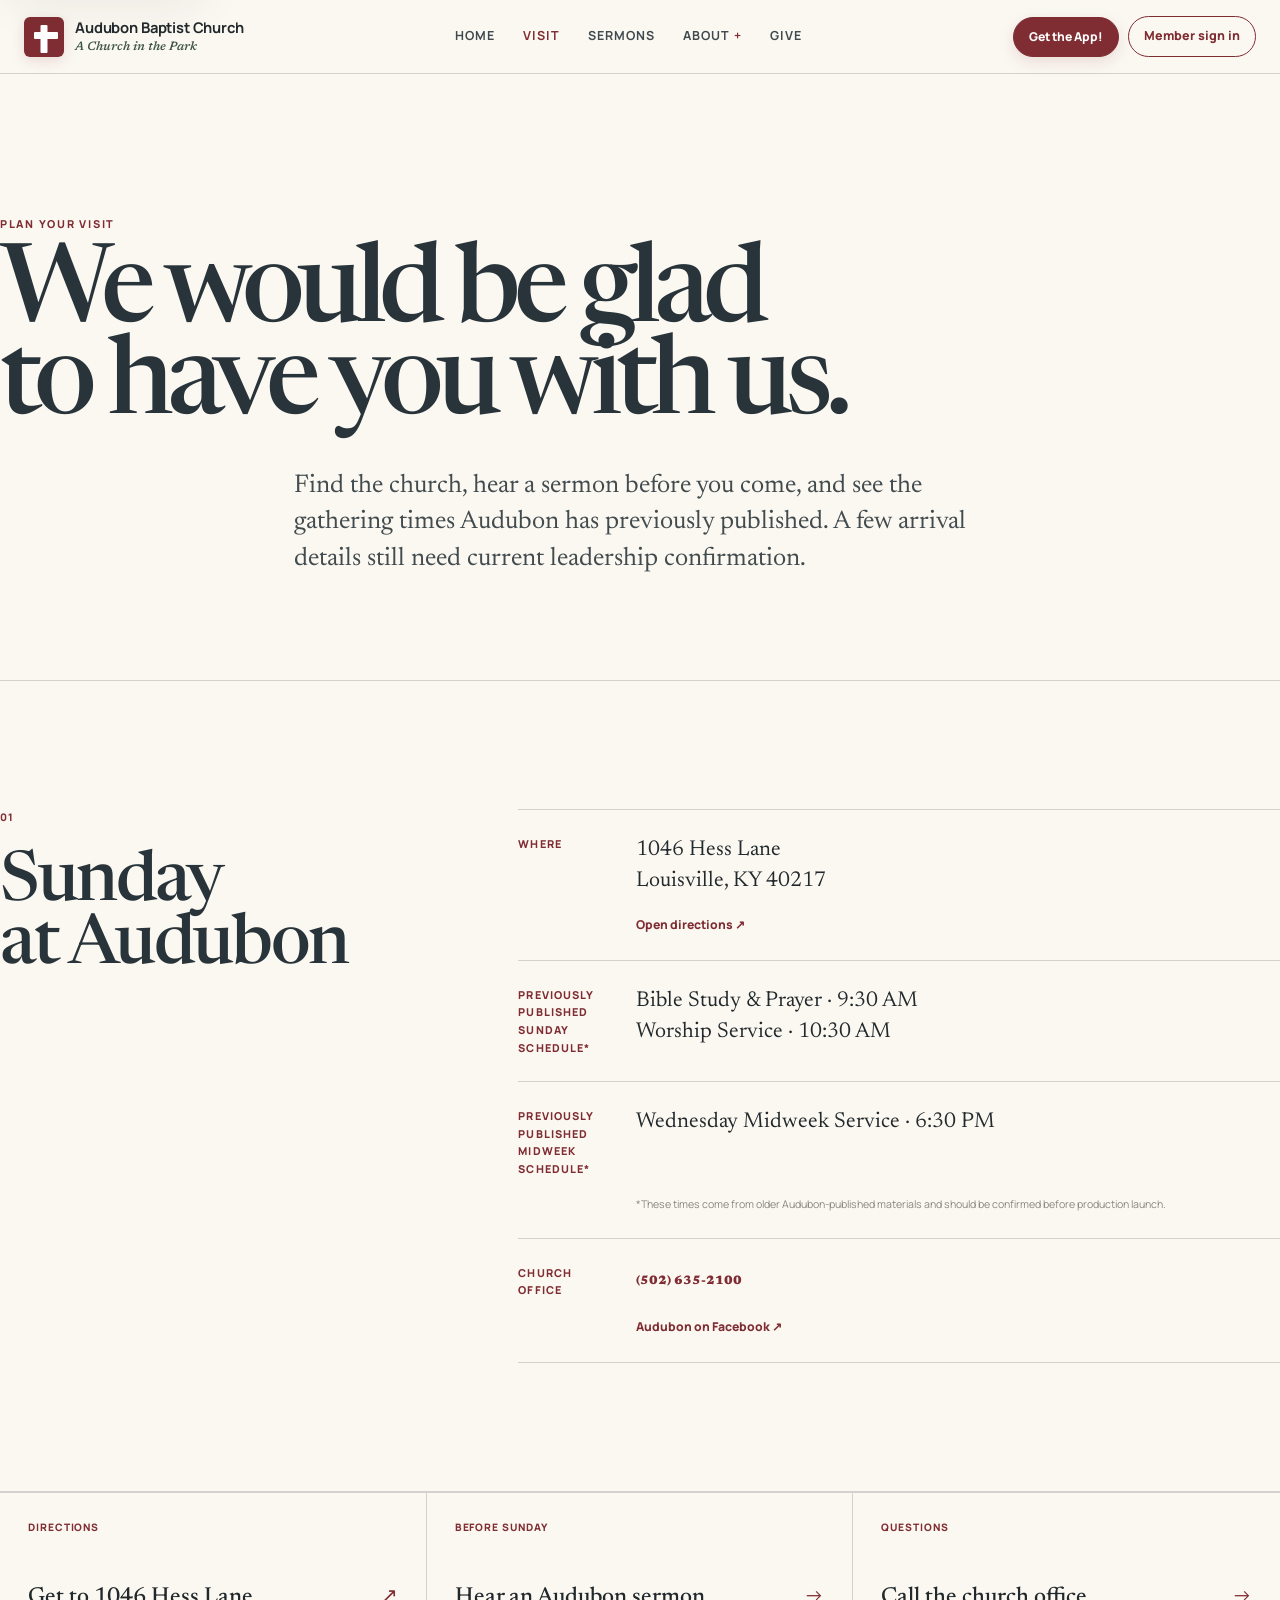
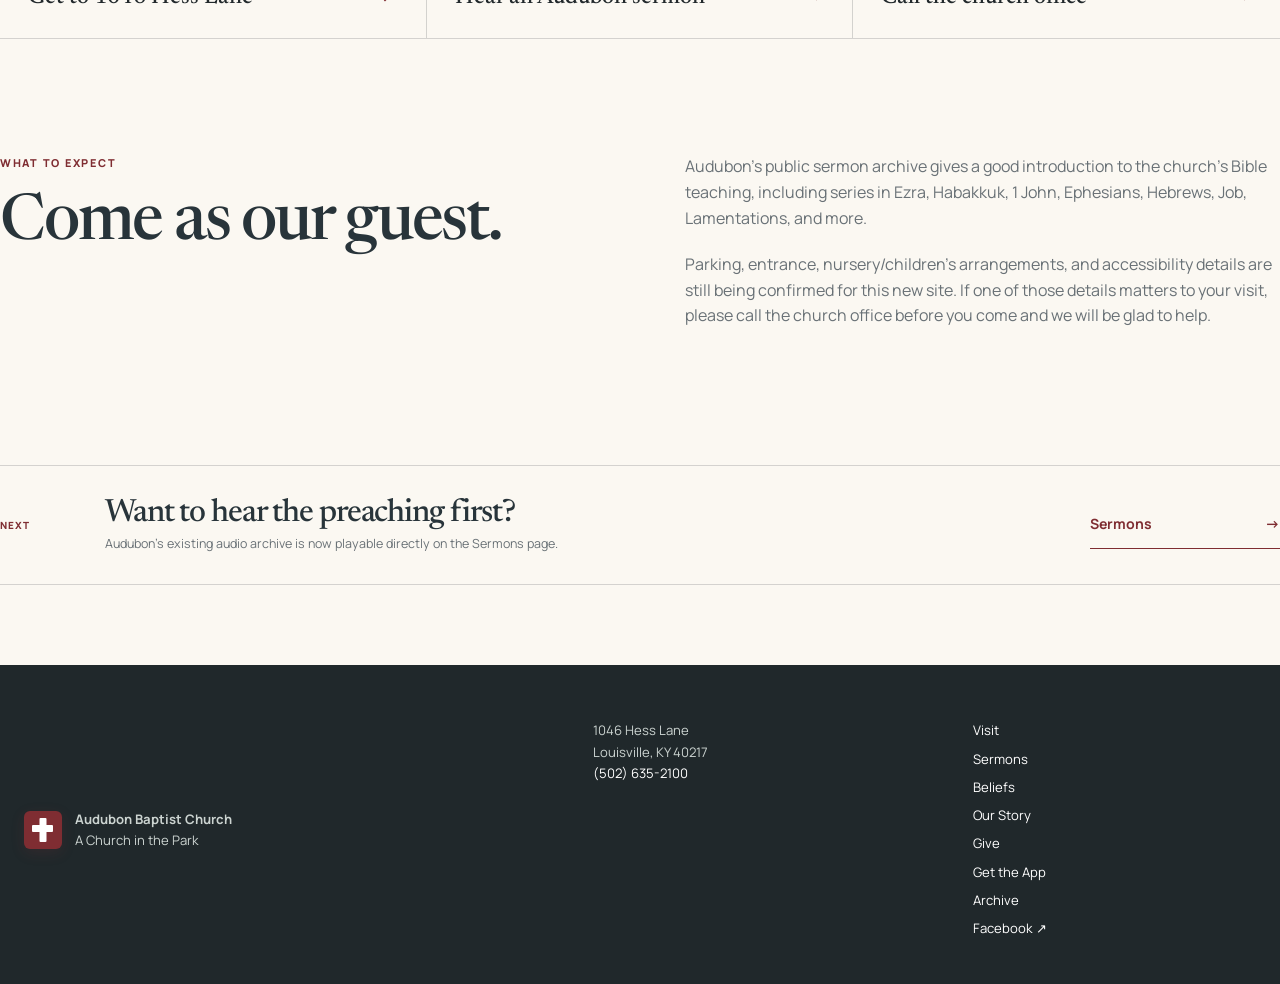
<file: visit.html>
<!doctype html>
<!--
  MAINTAINER NOTE
  VISIT PAGE. Use confirmed facts where available and plainly identify older
  published schedule information until leadership confirms it.
-->
<html lang="en">
<head>
  <meta charset="utf-8">
  <meta name="viewport" content="width=device-width, initial-scale=1">
  <meta name="description" content="Plan a visit to Audubon Baptist Church at 1046 Hess Lane in Louisville, Kentucky.">
  <meta name="theme-color" content="#7f2d32">
  <meta property="og:type" content="website">
  <meta property="og:title" content="Plan Your Visit | Audubon Baptist Church">
  <meta property="og:description" content="Plan a visit to Audubon Baptist Church at 1046 Hess Lane in Louisville, Kentucky.">
  <meta name="apple-mobile-web-app-capable" content="yes">
  <meta name="apple-mobile-web-app-title" content="Audubon Church">
  <title>Plan Your Visit | Audubon Baptist Church</title>
  <link rel="manifest" href="manifest.webmanifest">
  <link rel="apple-touch-icon" href="audubon-app-icon-192.png">
  <link rel="stylesheet" href="styles.css">
</head>
<body class="public-page public-subpage" data-page="visit">
  <a class="skip-link" href="#mainContent">Skip to main content</a>
  <header class="site-header editorial-header multi-page-header">
    <a class="brand" href="index.html" aria-label="Audubon Baptist Church home">
      <span class="brand-mark" aria-hidden="true">A</span>
      <span class="brand-copy">
        <strong>Audubon Baptist Church</strong>
        <small>A Church in the Park</small>
      </span>
    </a>

    <button class="menu-button" id="menuButton" type="button" aria-expanded="false" aria-controls="mainNav">
      Menu
    </button>

    <nav class="main-nav public-main-nav" id="mainNav" aria-label="Main navigation">
      <a href="index.html" data-nav-page="home">Home</a>
      <a href="visit.html" data-nav-page="visit">Visit</a>
      <a href="sermons.html" data-nav-page="sermons">Sermons</a>

      <details class="nav-dropdown">
        <summary>About</summary>
        <div class="nav-dropdown-menu">
          <a href="beliefs.html" data-nav-page="beliefs">
            <span>Beliefs</span>
            <small>What we believe</small>
          </a>
          <a href="about.html" data-nav-page="about">
            <span>Our Story & Mission</span>
            <small>Who we are</small>
          </a>
          <a href="archive.html" data-nav-page="archive">
            <span>Church Archive</span>
            <small>Newsletters &amp; older resources</small>
          </a>
        </div>
      </details>

      <a href="give.html" data-nav-page="give">Give</a>
    </nav>

    <div class="header-actions">
      <button class="get-app-button" type="button" data-install-app>Get the App!</button>
      <button class="member-button" id="memberSignInButton" type="button">Member sign in</button>
    </div>
  </header>

  <main id="mainContent">
    <section class="page-hero visit-page-hero">
      <p class="editorial-kicker">Plan your visit</p>
      <h1>We would be glad<br>to have you with us.</h1>
      <p class="page-hero-lead">
        Find the church, hear a sermon before you come, and see the gathering times Audubon has
        previously published. A few arrival details still need current leadership confirmation.
      </p>
    </section>

    <section class="focused-section visit-focus-grid">
      <div class="focus-intro">
        <span class="section-index">01</span>
        <h2>Sunday<br>at Audubon</h2>
      </div>

      <dl class="visit-facts large-facts">
        <div>
          <dt>Where</dt>
          <dd>1046 Hess Lane<br>Louisville, KY 40217</dd>
          <a href="https://www.google.com/maps/search/?api=1&query=1046+Hess+Lane+Louisville+KY+40217" target="_blank" rel="noopener">
            Open directions ↗
          </a>
        </div>

        <div>
          <dt>Previously published Sunday schedule*</dt>
          <dd>
            Bible Study &amp; Prayer · 9:30 AM<br>
            Worship Service · 10:30 AM
          </dd>
        </div>

        <div>
          <dt>Previously published midweek schedule*</dt>
          <dd>Wednesday Midweek Service · 6:30 PM</dd>
          <small>*These times come from older Audubon-published materials and should be confirmed before production launch.</small>
        </div>

        <div>
          <dt>Church office</dt>
          <dd><a href="tel:+15026352100">(502) 635-2100</a></dd>
          <a href="https://www.facebook.com/audubonbaptistchurch/" target="_blank" rel="noopener">Audubon on Facebook ↗</a>
        </div>
      </dl>
    </section>

    <section class="visit-action-band" aria-label="Helpful first-visit actions">
      <a href="https://www.google.com/maps/search/?api=1&query=1046+Hess+Lane+Louisville+KY+40217" target="_blank" rel="noopener">
        <span>Directions</span>
        <strong>Get to 1046 Hess Lane</strong>
        <b>↗</b>
      </a>
      <a href="sermons.html?mode=audio">
        <span>Before Sunday</span>
        <strong>Hear an Audubon sermon</strong>
        <b>→</b>
      </a>
      <a href="tel:+15026352100">
        <span>Questions</span>
        <strong>Call the church office</strong>
        <b>→</b>
      </a>
    </section>

    <section class="quiet-band">
      <div>
        <p class="editorial-kicker">What to expect</p>
        <h2>Come as our guest.</h2>
      </div>

      <div class="prose-stack">
        <p>
          Audubon’s public sermon archive gives a good introduction to the church’s Bible teaching,
          including series in Ezra, Habakkuk, 1 John, Ephesians, Hebrews, Job, Lamentations, and more.
        </p>
        <p>
          Parking, entrance, nursery/children’s arrangements, and accessibility details are still
          being confirmed for this new site. If one of those details matters to your visit, please
          call the church office before you come and we will be glad to help.
        </p>
      </div>
    </section>

    <section class="page-next">
      <span>Next</span>
      <div>
        <h2>Want to hear the preaching first?</h2>
        <p>Audubon’s existing audio archive is now playable directly on the Sermons page.</p>
      </div>
      <a class="editorial-cta primary-cta" href="sermons.html?mode=audio">Sermons <span>→</span></a>
    </section>
  </main>

  <footer class="editorial-footer compact-public-footer">
    <div class="footer-main">
      <div>
        <span class="brand-mark footer-mark" aria-hidden="true">A</span>
        <p><strong>Audubon Baptist Church</strong><br>A Church in the Park</p>
      </div>

      <address>
        1046 Hess Lane<br>
        Louisville, KY 40217<br>
        <a href="tel:+15026352100">(502) 635-2100</a>
      </address>

      <nav aria-label="Footer">
        <a href="visit.html">Visit</a>
        <a href="sermons.html">Sermons</a>
        <a href="beliefs.html">Beliefs</a>
        <a href="about.html">Our Story</a>
        <a href="give.html">Give</a>
        <a href="app.html">Get the App</a>
        <a href="archive.html">Archive</a>
        <a href="https://www.facebook.com/audubonbaptistchurch/" target="_blank" rel="noopener">Facebook ↗</a>
      </nav>
    </div>
  </footer>
  <script src="site.js"></script>
  <script src="pwa.js"></script>
</body>
</html>
</file>
<file: styles.css>
/*
 * AUDUBON BAPTIST CHURCH — SHARED STYLES
 * ------------------------------------------------------------
 * HUMAN EDITING MAP
 * - Brand variables: search for "Editorial redesign"
 * - Public multi-page layout: search for "Multi-page information architecture"
 * - Member application: search for "Member application shell"
 * - Calendar: search for "Calendar refinements"
 * - Media Studio: search for "Media Studio refinements"
 *
 * This file contains several prototype-era layers. Later rules intentionally
 * override earlier ones. See docs/EDITING_GUIDE.md before major restructuring.
 */

@import url("https://fonts.googleapis.com/css2?family=Manrope:wght@400;500;600;700;800&family=Newsreader:opsz,wght@6..72,400;6..72,500;6..72,600&display=swap");

:root{
  --ink:#17212b;
  --muted:#66717d;
  --navy:#17324d;
  --navy-2:#234b70;
  --navy-3:#0f2235;
  --cream:#f7f3ea;
  --paper:#fffdfa;
  --gold:#b98c43;
  --gold-soft:#efe1c5;
  --line:#dfe4e8;
  --soft:#f2f5f7;
  --success:#2f6b57;
  --danger:#8a3b3b;
  --shadow:0 18px 50px rgba(23,50,77,.10);
  --radius:22px;
  --radius-sm:14px;
  --max:1180px;
}

*{box-sizing:border-box}
html{scroll-behavior:smooth}
body{margin:0;font-family:Inter,ui-sans-serif,system-ui,-apple-system,BlinkMacSystemFont,"Segoe UI",sans-serif;color:var(--ink);background:var(--paper);line-height:1.6}
button,input,select,textarea{font:inherit}
button,a,select,input,textarea{outline-offset:3px}
button:focus-visible,a:focus-visible,select:focus-visible,input:focus-visible,textarea:focus-visible{outline:3px solid #e0b763}
a{color:inherit}
.hidden{display:none!important}
.skip-link{position:fixed;left:12px;top:8px;z-index:100;transform:translateY(-150%);background:white;color:var(--navy);padding:10px 14px;border-radius:10px;box-shadow:var(--shadow);font-weight:800}
.skip-link:focus{transform:none}

.prototype-bar{display:flex;align-items:center;justify-content:space-between;gap:20px;padding:9px max(18px,calc((100vw - var(--max))/2));background:var(--navy-3);color:white;font-size:.84rem}
.prototype-bar>div:first-child{display:flex;gap:9px;align-items:center;flex-wrap:wrap}
.prototype-bar span{color:#b8c8d7}
.prototype-actions{display:flex;align-items:center;gap:8px;flex-wrap:wrap}
.prototype-actions label{font-weight:700;color:#d5e1eb}
.prototype-actions select{border:1px solid #486174;border-radius:9px;padding:6px 9px;background:#162c40;color:white}
.mini-button{border:1px solid #587084;background:transparent;color:white;border-radius:9px;padding:6px 10px;font-weight:750;cursor:pointer}
.mini-button:hover{background:#1f3d58}

.site-header{position:sticky;top:0;z-index:20;display:grid;grid-template-columns:auto 1fr auto;align-items:center;gap:22px;padding:15px max(20px,calc((100vw - var(--max))/2));background:rgba(255,253,250,.96);backdrop-filter:blur(16px);border-bottom:1px solid rgba(23,33,43,.08)}
.brand{display:flex;align-items:center;gap:11px;text-decoration:none;min-width:max-content}
.brand-mark{display:grid;place-items:center;width:44px;height:44px;border-radius:50%;background:var(--navy);color:white;font-family:Georgia,serif;font-size:1.4rem}
.brand-copy{display:flex;flex-direction:column;line-height:1.16}
.brand-copy strong{font-size:.98rem}
.brand-copy small{margin-top:4px;color:var(--muted);font-size:.73rem;font-weight:550}
.main-nav{display:flex;justify-content:center;gap:18px}
.main-nav a{text-decoration:none;font-size:.92rem;font-weight:700}
.main-nav a:hover{color:var(--navy-2)}
.member-button{border:1px solid var(--navy);background:var(--navy);color:white;border-radius:11px;padding:9px 13px;font-weight:800;cursor:pointer;white-space:nowrap}
.member-button:hover{background:var(--navy-2)}
.menu-button{display:none;border:1px solid var(--line);background:white;border-radius:10px;padding:8px 12px;font-weight:800;color:var(--navy)}

.hero{max-width:var(--max);margin:0 auto;padding:86px 24px 66px;display:grid;grid-template-columns:1.35fr .65fr;gap:58px;align-items:center}
.eyebrow{text-transform:uppercase;letter-spacing:.14em;font-size:.72rem;font-weight:850;color:var(--gold);margin:0 0 12px}
h1,h2,h3,h4,p{margin-top:0}
h1,h2,h3{font-family:Georgia,"Times New Roman",serif;line-height:1.08;color:var(--navy)}
h1{font-size:clamp(2.8rem,6vw,5.7rem);letter-spacing:-.045em;margin-bottom:24px}
h2{font-size:clamp(2rem,4vw,3.4rem);letter-spacing:-.03em;margin-bottom:18px}
h3{font-size:1.45rem;margin-bottom:10px}
.hero-lead{max-width:680px;font-size:1.13rem;color:var(--muted)}
.button-row{display:flex;flex-wrap:wrap;gap:10px;margin-top:24px}
.button{display:inline-flex;align-items:center;justify-content:center;min-height:46px;padding:11px 17px;border-radius:12px;border:1px solid transparent;text-decoration:none;font-weight:800;cursor:pointer}
.button.primary{background:var(--navy);color:white}
.button.primary:hover{background:var(--navy-2)}
.button.secondary{background:white;border-color:var(--line);color:var(--navy)}
.button.secondary:hover{border-color:#b9c3ca}
.button.ghost-dark{background:transparent;border-color:var(--line);color:var(--navy)}
.button.admin-secondary{background:transparent;border-color:#5d7386;color:#e2ebf2}
.button.small{min-height:40px;padding:8px 14px;font-size:.9rem}
.button.full{width:100%}
.quick-facts{display:grid;grid-template-columns:repeat(3,1fr);gap:12px;margin-top:36px;padding-top:24px;border-top:1px solid var(--line)}
.quick-facts div{display:flex;flex-direction:column}
.quick-facts span{font-size:.75rem;color:var(--muted);text-transform:uppercase;letter-spacing:.06em;font-weight:800}
.quick-facts strong{font-size:.88rem;color:var(--navy);margin-top:2px}
.hero-card{background:var(--cream);border:1px solid #eadfc9;border-radius:var(--radius);padding:32px;box-shadow:var(--shadow)}
.hero-card h2{font-size:2.25rem}
.hero-card p:not(.eyebrow):not(.microcopy){color:#56616c}
.microcopy{font-size:.82rem;color:var(--muted);margin:14px 0 0}

.announcement-strip{max-width:var(--max);margin:0 auto 8px;padding:17px 24px;border-top:1px solid var(--line);border-bottom:1px solid var(--line);display:flex;align-items:center;gap:16px}
.announcement-strip p{margin:0}
.tag{display:inline-block;border-radius:999px;background:var(--gold-soft);color:#71531f;padding:5px 9px;font-size:.7rem;font-weight:850;letter-spacing:.04em;text-transform:uppercase;white-space:nowrap}

.section{max-width:var(--max);margin:0 auto;padding:86px 24px}
.section.contrast{max-width:none;background:var(--navy);color:#eef4f8;padding-left:max(24px,calc((100vw - var(--max))/2));padding-right:max(24px,calc((100vw - var(--max))/2))}
.section.contrast h2,.section.contrast h3{color:white}
.section.contrast .section-heading p:not(.eyebrow),.section.contrast p{color:#c8d4df}
.section.soft{max-width:none;background:var(--soft);padding-left:max(24px,calc((100vw - var(--max))/2));padding-right:max(24px,calc((100vw - var(--max))/2))}
.section-heading{max-width:800px;margin-bottom:40px}
.section-heading>p:last-child{color:var(--muted);font-size:1.04rem}
.inline-heading{max-width:none;display:flex;align-items:flex-end;justify-content:space-between;gap:28px}
.inline-heading h2{margin-bottom:0}
.feature-grid{display:grid;gap:20px}
.feature-grid.three{grid-template-columns:repeat(3,1fr)}
.feature-card,.action-card,.dashboard-card{padding:27px;border:1px solid var(--line);border-radius:var(--radius-sm);background:white}
.feature-icon{display:grid;place-items:center;width:42px;height:42px;border-radius:50%;background:var(--cream);color:var(--gold);font-weight:900;margin-bottom:26px}
.feature-card p,.action-card p,.dashboard-card p{color:var(--muted);margin-bottom:0}
.placeholder-note{display:inline-block;margin-top:20px;color:#8a6a35;font-size:.76rem;font-weight:800}

.belief-grid{display:grid;grid-template-columns:repeat(2,1fr);gap:1px;background:rgba(255,255,255,.13);border:1px solid rgba(255,255,255,.13);border-radius:var(--radius);overflow:hidden}
.belief-grid article{background:var(--navy);padding:31px}
.belief-grid p{color:#c8d4df}
.contrast-note{margin:22px 0 0;max-width:850px;font-size:.9rem}

.sermon-feature{display:grid;grid-template-columns:1.35fr .65fr;border:1px solid var(--line);border-radius:var(--radius);overflow:hidden;box-shadow:var(--shadow)}
.video-placeholder{min-height:390px;background:linear-gradient(135deg,#17324d,#315f86);display:grid;place-items:center;color:white;text-align:center;padding:30px}
.video-placeholder>div{display:flex;flex-direction:column;align-items:center}
.play-mark{display:grid;place-items:center;width:72px;height:72px;border:1px solid rgba(255,255,255,.55);border-radius:50%;margin-bottom:18px;font-size:1.45rem;padding-left:4px}
.video-placeholder strong{font-size:1.05rem}
.video-placeholder small{color:#d5e0ea;margin-top:4px}
.sermon-details{padding:34px;background:white;display:flex;flex-direction:column;justify-content:center}
.sermon-details h3{font-size:2rem;margin-top:14px}
.sermon-reference{font-weight:850;color:var(--gold);margin-bottom:6px}
.chip-row,.filter-row{display:flex;flex-wrap:wrap;gap:8px}
.chip-row{margin-top:14px}
.chip{display:inline-block;border-radius:999px;background:var(--soft);padding:6px 10px;font-size:.77rem}
.library-toolbar{display:flex;align-items:flex-end;justify-content:space-between;gap:20px;margin-top:34px}
.search-box{display:flex;flex-direction:column;gap:7px;min-width:min(460px,100%)}
.search-box span{font-size:.82rem;font-weight:800;color:var(--navy)}
.search-box input{border:1px solid var(--line);background:white;border-radius:12px;padding:12px 14px;min-height:46px}
.filter-row{justify-content:flex-end}
.filter-chip{border:1px solid var(--line);background:white;border-radius:999px;padding:8px 12px;cursor:pointer}
.filter-chip.active{background:var(--navy);color:white;border-color:var(--navy)}
.sermon-grid{display:grid;grid-template-columns:repeat(4,1fr);gap:16px;margin-top:22px}
.sermon-card{border:1px solid var(--line);border-radius:var(--radius-sm);padding:20px;background:white;display:flex;flex-direction:column}
.sermon-card h3{font-size:1.2rem;margin:10px 0 6px}
.sermon-card p{color:var(--muted);font-size:.9rem;margin-bottom:14px}
.sermon-card .sermon-ref{color:var(--gold);font-weight:850;font-size:.82rem}
.sermon-card .text-button{margin-top:auto}
.empty-state{padding:24px;border:1px dashed var(--line);border-radius:12px;text-align:center;color:var(--muted)}

.event-grid{display:grid;grid-template-columns:repeat(3,1fr);gap:20px}
.event-card{display:flex;flex-direction:column;background:white;border:1px solid var(--line);border-radius:var(--radius-sm);padding:24px}
.event-date{color:var(--gold);font-weight:850;text-transform:uppercase;letter-spacing:.07em;font-size:.74rem}
.event-card p{color:var(--muted)}
.event-meta{display:flex;align-items:center;gap:8px;margin-top:auto;padding-top:12px;flex-wrap:wrap}
.rsvp-actions{display:flex;gap:8px;margin-top:16px}
.rsvp-choice{flex:1;border:1px solid var(--line);background:white;border-radius:10px;padding:9px 10px;font-weight:750;cursor:pointer;color:var(--navy)}
.rsvp-choice.selected{background:var(--navy);border-color:var(--navy);color:white}
.rsvp-choice:disabled{cursor:not-allowed;color:#8c969e;background:#f3f5f6}
.role-note{font-size:.86rem;color:var(--muted)}

.action-card .icon-circle{display:grid;place-items:center;width:44px;height:44px;border-radius:50%;background:var(--cream);color:var(--navy);font-size:1.2rem;margin-bottom:22px}
.text-button{padding:0;border:0;background:none;color:var(--navy);font-weight:850;cursor:pointer;margin-top:20px;text-align:left}
.text-button:hover{text-decoration:underline}
.give-layout{display:grid;grid-template-columns:1fr .7fr;gap:56px;align-items:center}
.give-card{background:white;color:var(--ink);padding:29px;border-radius:var(--radius-sm)}
.give-card label{display:block;color:var(--navy);font-weight:800;margin-bottom:8px}
.give-card select{width:100%;padding:12px;border:1px solid var(--line);border-radius:10px;margin-bottom:14px}

.member-shell,.admin-shell{max-width:var(--max);margin:44px auto 88px;padding:34px 24px}
.member-shell{border-top:5px solid var(--gold)}
.admin-shell{background:#111d29;color:#e6edf3;border-radius:var(--radius);padding:34px}
.admin-shell h2,.admin-shell h3{color:white}
.member-header,.admin-header,.panel-heading{display:flex;justify-content:space-between;align-items:flex-start;gap:24px}
.member-header>div:first-child,.admin-header>div:first-child{max-width:800px}
.access-badge{background:var(--navy);color:white;padding:8px 12px;border-radius:999px;font-weight:800;font-size:.8rem;white-space:nowrap}
.member-summary{margin-top:28px}
.member-tabs{display:flex;gap:8px;overflow:auto;margin:26px 0;border-bottom:1px solid var(--line);padding-bottom:10px}
.member-tab{white-space:nowrap;border:0;background:none;padding:10px 12px;font-weight:780;color:var(--muted);cursor:pointer;border-radius:10px}
.member-tab.active{background:var(--navy);color:white}
.tab-panel{display:none}.tab-panel.active{display:block}
.dashboard-grid{display:grid;grid-template-columns:repeat(3,1fr);gap:18px}
.member-callout{display:flex;align-items:center;justify-content:space-between;gap:24px;padding:26px;background:var(--cream);border-radius:var(--radius-sm)}
.member-callout p{margin-bottom:0;color:var(--muted)}
.split-panel{display:grid;grid-template-columns:1.25fr .75fr;gap:24px}
.prayer-list{display:grid;gap:12px;margin-top:20px}
.prayer-item{border:1px solid var(--line);border-radius:var(--radius-sm);padding:20px;background:white}
.prayer-item header{display:flex;justify-content:space-between;gap:16px}
.prayer-item h4{margin-bottom:8px;color:var(--navy)}
.prayer-item p{margin-bottom:0;color:var(--muted)}
.member-form{padding:24px;background:var(--soft);border-radius:var(--radius-sm)}
.member-form label{display:block;font-size:.82rem;font-weight:800;margin:12px 0 6px;color:var(--navy)}
.member-form input,.member-form textarea,.member-form select{width:100%;border:1px solid var(--line);border-radius:10px;padding:10px 11px;background:white}
.member-form .button{margin-top:16px}
.discussion-list{display:grid;gap:12px;margin-top:20px}
.discussion-list article{border:1px solid var(--line);border-radius:var(--radius-sm);padding:20px;background:white}
.discussion-list h4{margin:10px 0 6px;color:var(--navy)}
.discussion-list p{color:var(--muted);margin-bottom:6px}

.admin-header p{color:#aebdca}
.admin-stats{display:grid;grid-template-columns:repeat(4,1fr);gap:12px;margin:28px 0}
.admin-stats div{padding:17px;border:1px solid #2e465b;background:#16283a;border-radius:12px}
.admin-stats span{display:block;color:#8fa6b9;font-size:.74rem;text-transform:uppercase;letter-spacing:.06em;font-weight:800}
.admin-stats strong{display:block;color:white;margin-top:4px}
.admin-grid{display:grid;grid-template-columns:repeat(2,1fr);gap:18px}
.admin-card{background:#192b3d;border:1px solid #2e465b;border-radius:var(--radius-sm);padding:24px}
.admin-card.wide{grid-column:1/-1}
.admin-kicker{color:#d4ac65;text-transform:uppercase;letter-spacing:.08em;font-size:.7rem;font-weight:850}
.admin-card label{display:block;font-size:.82rem;font-weight:750;color:#c9d4de;margin:12px 0 6px}
.admin-card input,.admin-card select,.admin-card textarea{width:100%;border:1px solid #486174;background:#102131;color:white;border-radius:10px;padding:11px 12px}
.admin-card p{color:#aebdca}
.form-grid{display:grid;grid-template-columns:repeat(4,1fr);gap:14px}
.checkbox-field{display:flex;align-items:end}
.checkbox-field label{display:flex;gap:8px;align-items:center;padding-bottom:10px}
.checkbox-field input{width:auto}

.site-footer{background:var(--navy-3);color:#dce6ee;padding:44px max(24px,calc((100vw - var(--max))/2));display:flex;justify-content:space-between;gap:40px}
.site-footer p{margin:6px 0;color:#adc0cf}
.footer-links{display:flex;gap:18px;flex-wrap:wrap}
.footer-links a{color:#dce6ee;text-decoration:none}
.footer-links a:hover{text-decoration:underline}

.signin-dialog{width:min(560px,calc(100vw - 28px));border:0;border-radius:20px;padding:0;box-shadow:0 28px 80px rgba(0,0,0,.32)}
.signin-dialog::backdrop{background:rgba(11,24,36,.62);backdrop-filter:blur(3px)}
.dialog-card{padding:30px}
.dialog-heading{display:flex;justify-content:space-between;gap:20px}
.dialog-heading h2{font-size:2rem}
.dialog-close{border:0;background:var(--soft);width:38px;height:38px;border-radius:50%;font-size:1.5rem;line-height:1;cursor:pointer}
.dialog-card>p{color:var(--muted)}
.dialog-card label{display:block;font-weight:800;color:var(--navy);margin:16px 0 7px}
.dialog-card select{width:100%;border:1px solid var(--line);border-radius:10px;padding:11px;margin-bottom:14px}

.toast{position:fixed;right:24px;bottom:24px;z-index:60;background:var(--ink);color:white;padding:14px 18px;border-radius:12px;box-shadow:var(--shadow);max-width:360px}

@media (max-width:1040px){
  .site-header{grid-template-columns:auto auto auto}
  .menu-button{display:block;justify-self:end}
  .main-nav{display:none;position:absolute;top:100%;left:0;right:0;background:white;padding:18px 24px;border-bottom:1px solid var(--line);flex-direction:column;box-shadow:0 12px 30px rgba(23,50,77,.08)}
  .main-nav.open{display:flex}
  .hero,.sermon-feature,.give-layout{grid-template-columns:1fr}
  .hero{padding-top:60px}
  .video-placeholder{min-height:320px}
  .sermon-grid{grid-template-columns:repeat(2,1fr)}
  .feature-grid.three,.event-grid,.dashboard-grid{grid-template-columns:1fr 1fr}
  .form-grid{grid-template-columns:1fr 1fr}
  .admin-stats{grid-template-columns:1fr 1fr}
}

@media (max-width:760px){
  .prototype-bar{align-items:flex-start;flex-direction:column}
  .prototype-actions{width:100%}
  .prototype-actions select{flex:1;min-width:160px}
  .site-header{padding:12px 16px;grid-template-columns:1fr auto}
  .brand-copy small{display:none}
  .member-button{grid-column:1/-1;width:100%}
  .hero{padding:48px 18px}
  .section,.member-shell{padding:62px 18px}
  .section.contrast,.section.soft{padding-left:18px;padding-right:18px}
  .feature-grid.three,.event-grid,.dashboard-grid,.belief-grid,.admin-grid,.form-grid,.sermon-grid,.split-panel,.admin-stats{grid-template-columns:1fr}
  .inline-heading,.member-header,.admin-header,.panel-heading,.site-footer,.member-callout,.library-toolbar{flex-direction:column;align-items:flex-start}
  .library-toolbar{display:flex}
  .search-box{width:100%;min-width:0}
  .filter-row{justify-content:flex-start}
  .admin-card.wide{grid-column:auto}
  .admin-shell{margin:20px 12px 60px;padding:24px 16px}
  .site-footer{padding:40px 18px}
  h1{font-size:2.8rem}
  .hero-card{padding:24px}
  .quick-facts{grid-template-columns:1fr}
  .announcement-strip{align-items:flex-start}
  .rsvp-actions{flex-direction:column}
}


/* App pages: member calendar and sermon media studio */
.link-button{text-decoration:none}
.app-page{background:#f7f9fa}
.app-header{position:sticky}
.app-nav{display:flex;justify-content:center;gap:20px}
.app-nav a{text-decoration:none;font-weight:750;font-size:.92rem;color:var(--muted)}
.app-nav a.active,.app-nav a:hover{color:var(--navy)}
.access-gate{min-height:70vh;display:grid;place-items:center;padding:60px 20px}
.access-gate-card{width:min(620px,100%);background:white;border:1px solid var(--line);border-radius:var(--radius);padding:42px;box-shadow:var(--shadow);text-align:center}
.access-gate-card h1{font-size:clamp(2.2rem,5vw,4rem)}
.access-gate-card>p:not(.eyebrow){color:var(--muted)}
.access-gate-card .button{margin:6px}
.gate-icon{display:grid;place-items:center;width:62px;height:62px;margin:0 auto 22px;border-radius:50%;background:var(--cream);color:var(--navy);font-size:1.6rem}

.calendar-app,.media-studio{max-width:1320px;margin:0 auto;padding:56px 24px 90px}
.calendar-hero,.studio-hero{display:flex;align-items:flex-end;justify-content:space-between;gap:34px;margin-bottom:30px}
.calendar-hero>div:first-child,.studio-hero>div:first-child{max-width:800px}
.calendar-hero h1,.studio-hero h1{font-size:clamp(2.6rem,5vw,4.9rem);margin-bottom:14px}
.calendar-hero p,.studio-hero p{color:var(--muted);font-size:1.04rem}
.calendar-actions{display:flex;gap:8px;flex-wrap:wrap;justify-content:flex-end}
.calendar-summary-row{display:grid;grid-template-columns:repeat(4,1fr);gap:12px;margin:25px 0}
.calendar-summary-card{background:white;border:1px solid var(--line);border-radius:12px;padding:16px 18px}
.calendar-summary-card span{display:block;text-transform:uppercase;letter-spacing:.07em;font-size:.7rem;color:var(--muted);font-weight:850}
.calendar-summary-card strong{display:block;margin-top:5px;color:var(--navy)}
.calendar-toolbar{display:flex;align-items:center;justify-content:space-between;gap:20px;margin:24px 0}
.calendar-filter-group{display:flex;flex-wrap:wrap;gap:8px}
.quarter-grid{display:grid;grid-template-columns:repeat(3,1fr);gap:18px}
.month-card{background:white;border:1px solid var(--line);border-radius:var(--radius-sm);padding:18px;box-shadow:0 8px 25px rgba(23,50,77,.05)}
.month-card header{display:flex;align-items:center;justify-content:space-between;margin-bottom:10px}
.month-card h2{font-size:1.5rem;margin:0}
.weekday-row,.month-grid{display:grid;grid-template-columns:repeat(7,minmax(0,1fr));gap:4px}
.weekday-row span{text-align:center;color:var(--muted);font-size:.67rem;text-transform:uppercase;font-weight:850;padding:4px 0}
.calendar-day{min-height:92px;border:1px solid #edf0f2;border-radius:8px;background:#fff;text-align:left;padding:6px;cursor:pointer;overflow:hidden}
.calendar-day:hover{border-color:#c3ced6;background:#fbfcfc}
.calendar-day.empty{border-color:transparent;background:transparent;cursor:default}
.calendar-day.today{box-shadow:inset 0 0 0 2px var(--gold)}
.calendar-day.selected{background:#eef4f8;border-color:#9db3c3}
.calendar-day-number{display:block;font-weight:850;font-size:.78rem;color:var(--navy);margin-bottom:5px}
.calendar-day-events{display:flex;flex-direction:column;gap:3px}
.calendar-event-pill{display:block;overflow:hidden;text-overflow:ellipsis;white-space:nowrap;border-radius:5px;padding:3px 4px;font-size:.58rem;font-weight:780;background:#e8eef3;color:#264a69}
.calendar-event-pill.member{background:#efe8d8;color:#6f5423}
.calendar-event-pill.group{background:#e6f0eb;color:#38614f}
.calendar-more{font-size:.58rem;color:var(--muted)}
.calendar-lower-grid{display:grid;grid-template-columns:1.35fr .65fr;gap:20px;margin-top:24px}
.agenda-panel,.upcoming-panel{background:white;border:1px solid var(--line);border-radius:var(--radius-sm);padding:24px}
.agenda-panel h2,.upcoming-panel h2{font-size:1.9rem}
.agenda-list,.upcoming-list{display:grid;gap:10px}
.agenda-item{display:grid;grid-template-columns:90px 1fr;gap:16px;padding:18px 0;border-top:1px solid var(--line)}
.agenda-time{font-weight:850;color:var(--gold)}
.agenda-title-row{display:flex;align-items:flex-start;justify-content:space-between;gap:14px}
.agenda-title-row h3{font-size:1.2rem;margin-bottom:6px}
.agenda-copy p{color:var(--muted);margin-bottom:10px}
.agenda-actions{display:flex;gap:7px;flex-wrap:wrap}
.mini-action{border:1px solid var(--line);background:white;border-radius:8px;padding:7px 9px;color:var(--navy);font-size:.78rem;font-weight:800;cursor:pointer}
.mini-action.selected{background:var(--navy);color:white;border-color:var(--navy)}
.upcoming-item{display:flex;flex-direction:column;align-items:flex-start;width:100%;border:1px solid var(--line);background:white;border-radius:10px;padding:13px;text-align:left;cursor:pointer}
.upcoming-item:hover{background:var(--soft)}
.upcoming-date{color:var(--gold);font-size:.7rem;text-transform:uppercase;letter-spacing:.07em;font-weight:850}
.upcoming-item strong{color:var(--navy);margin:3px 0}
.upcoming-item small{color:var(--muted)}
.calendar-note{display:flex;gap:16px;align-items:flex-start;margin-top:20px;padding:18px 20px;background:#fff7e8;border:1px solid #ead7af;border-radius:12px;color:#70572f}
.calendar-note p{margin:0}
.two-field-row{display:grid;grid-template-columns:1fr 1fr;gap:12px}
.dialog-card input,.dialog-card textarea{width:100%;border:1px solid var(--line);border-radius:10px;padding:11px}
.dialog-card textarea{resize:vertical}

/* Media studio */
.media-page{background:#f4f7f9}
.studio-steps{display:flex;gap:6px;flex-wrap:wrap;justify-content:flex-end}
.studio-steps span{border:1px solid var(--line);background:white;border-radius:999px;padding:8px 11px;font-size:.76rem;font-weight:800;color:var(--muted)}
.studio-steps span.active{background:var(--navy);border-color:var(--navy);color:white}
.studio-card{background:white;border:1px solid var(--line);border-radius:var(--radius);padding:26px;margin-top:18px;box-shadow:0 8px 28px rgba(23,50,77,.05)}
.studio-card-heading{display:flex;align-items:flex-start;justify-content:space-between;gap:20px;margin-bottom:20px}
.studio-card-heading>div:first-child{display:flex;align-items:flex-start;gap:14px}
.studio-card-heading h2{font-size:1.8rem;margin:0 0 5px}
.studio-card-heading p{margin:0;color:var(--muted)}
.step-number{display:grid;place-items:center;flex:0 0 auto;width:38px;height:38px;border-radius:50%;background:var(--navy);color:white;font-weight:900}
.status-pill{display:inline-flex;align-items:center;border-radius:999px;background:var(--soft);padding:7px 10px;font-size:.75rem;font-weight:850;color:var(--navy);white-space:nowrap}
.status-pill.ready{background:#e3f0e9;color:var(--success)}
.drop-zone{display:grid;place-items:center;text-align:center;border:2px dashed #bac8d2;border-radius:16px;padding:42px 20px;background:#fafcfd;cursor:pointer;transition:.15s ease}
.drop-zone:hover,.drop-zone.dragging{border-color:var(--navy);background:#f1f6f9}
.drop-zone input{position:absolute;width:1px;height:1px;opacity:0;pointer-events:none}
.drop-zone strong{color:var(--navy);font-size:1.08rem}
.drop-zone span:not(.drop-icon){color:var(--muted);font-size:.9rem}
.drop-icon{font-size:2rem;color:var(--gold);margin-bottom:8px}
.file-summary{display:flex;justify-content:space-between;gap:18px;margin-top:14px;padding:13px 15px;border-radius:10px;background:var(--soft)}
.file-summary span{color:var(--muted)}
.video-stage{background:#09141e;border-radius:15px;overflow:hidden;display:grid;place-items:center;min-height:340px}
.video-stage video{display:block;width:100%;max-height:620px;background:black}
.transport-row{display:flex;align-items:center;gap:8px;margin:16px 0;flex-wrap:wrap}
.transport-button{border:1px solid var(--line);background:white;border-radius:9px;padding:9px 12px;font-weight:800;color:var(--navy);cursor:pointer}
.primary-transport{background:var(--navy);color:white;border-color:var(--navy)}
.time-readout{margin-left:auto;color:var(--muted);font-variant-numeric:tabular-nums}
.scrubber-label{display:block;color:var(--navy);font-size:.8rem;font-weight:850;margin-bottom:7px}
.media-scrubber,.trim-control-card input[type=range]{width:100%;accent-color:var(--navy)}
.trim-track{height:14px;background:#dfe5e9;border-radius:999px;position:relative;margin:12px 0 20px;overflow:hidden}
.trim-included{position:absolute;top:0;bottom:0;background:#b98c43}
.trim-playhead{position:absolute;top:-3px;bottom:-3px;width:3px;background:#0f2235;transform:translateX(-1px)}
.trim-controls{display:grid;grid-template-columns:1fr 1fr;gap:14px}
.trim-control-card{border:1px solid var(--line);border-radius:12px;padding:16px}
.trim-control-card strong{display:block;font-size:1.5rem;color:var(--navy);font-variant-numeric:tabular-nums;margin:4px 0 10px}
.trim-label{color:var(--muted);text-transform:uppercase;letter-spacing:.08em;font-size:.7rem;font-weight:850}
.trim-control-card input{margin-top:12px}
.studio-form-grid{display:grid;grid-template-columns:repeat(2,1fr);gap:14px}
.studio-form-grid>label{display:flex;flex-direction:column;gap:6px;color:var(--navy);font-size:.82rem;font-weight:850}
.studio-form-grid input,.studio-form-grid select{border:1px solid var(--line);border-radius:10px;padding:11px;background:white}
.span-two{grid-column:1/-1}
.studio-checkboxes{display:flex;flex-direction:column;gap:9px;justify-content:center}
.studio-checkboxes label{font-size:.86rem;color:var(--ink)}
.publish-summary{display:grid;grid-template-columns:repeat(2,1fr);gap:10px}
.publish-summary>div{border:1px solid var(--line);border-radius:11px;padding:14px}
.publish-summary span{display:block;font-size:.7rem;text-transform:uppercase;letter-spacing:.07em;color:var(--muted);font-weight:850}
.publish-summary strong{display:block;color:var(--navy);margin-top:3px}
.publish-summary small{display:block;color:var(--muted);margin-top:3px}
.publish-job{margin-top:18px;border:1px solid #b9d6c8;background:#f0f8f4;border-radius:12px;padding:18px}
.publish-job h3{margin:10px 0 6px}
.publish-job p{color:#466155}
.publish-job code{display:block;overflow:auto;background:#102131;color:#e2edf5;border-radius:8px;padding:10px;font-size:.76rem}

@media (max-width:1120px){
  .quarter-grid{grid-template-columns:1fr}
  .calendar-day{min-height:80px}
  .calendar-lower-grid{grid-template-columns:1fr}
  .app-nav{display:none}
}
@media (max-width:760px){
  .calendar-app,.media-studio{padding:38px 14px 70px}
  .calendar-hero,.studio-hero,.calendar-toolbar,.studio-card-heading{flex-direction:column;align-items:flex-start}
  .calendar-actions{justify-content:flex-start}
  .calendar-summary-row{grid-template-columns:1fr 1fr}
  .month-card{padding:11px}
  .calendar-day{min-height:58px;padding:4px}
  .calendar-event-pill{display:none}
  .calendar-day:has(.calendar-event-pill) .calendar-day-number::after{content:" •";color:var(--gold)}
  .agenda-item{grid-template-columns:1fr}
  .agenda-time{margin-bottom:-8px}
  .two-field-row,.trim-controls,.studio-form-grid,.publish-summary{grid-template-columns:1fr}
  .span-two{grid-column:auto}
  .time-readout{width:100%;margin-left:0}
  .video-stage{min-height:220px}
  .file-summary{flex-direction:column;gap:4px}
}


/* Main-page content refinements */
.button-row.compact{margin-top:18px}
.small-link-row{display:flex;gap:14px;flex-wrap:wrap;margin-top:16px}
.small-link-row a{color:var(--navy);font-weight:800;font-size:.86rem}
.story-layout{display:grid;grid-template-columns:1.3fr .85fr .85fr;gap:18px}
.story-card,.leadership-card{border:1px solid var(--line);border-radius:var(--radius-sm);padding:27px;background:white}
.story-card.large{background:var(--cream);border-color:#eadfc9}
.story-card h3,.leadership-card h3{margin-top:16px}
.story-card p,.leadership-card p{color:var(--muted)}
.leadership-title{color:var(--gold)!important;font-weight:850;margin-top:-3px}
.link-text-button{text-decoration:none;display:inline-block}
.mission-strip{display:flex;align-items:center;justify-content:space-between;gap:34px;margin-top:20px;padding:24px 26px;border-radius:var(--radius-sm);background:var(--navy);color:white}
.mission-strip h3{color:white;margin-bottom:0}
.mission-strip p:last-child{max-width:650px;color:#d0dce6;margin:0}
.calendar-heading-actions{display:flex;align-items:center;gap:12px;flex-wrap:wrap;justify-content:flex-end}
.calendar-promo{display:flex;align-items:center;justify-content:space-between;gap:34px;margin-top:20px;padding:24px 26px;background:white;border:1px solid var(--line);border-radius:var(--radius-sm)}
.calendar-promo h3{margin:10px 0 6px}
.calendar-promo p{margin:0;color:var(--muted);max-width:780px}
.member-tool-ribbon{display:flex;align-items:center;justify-content:space-between;gap:30px;margin-top:26px;padding:24px 26px;border-radius:var(--radius-sm);background:var(--cream);border:1px solid #eadfc9}
.member-tool-ribbon h3{margin:10px 0 5px}
.member-tool-ribbon p{margin:0;color:var(--muted)}
.admin-stat-link{color:white;text-decoration:none}
.admin-stat-link:hover{text-decoration:underline}

@media (max-width:1040px){
  .story-layout{grid-template-columns:1fr 1fr}
  .story-card.large{grid-column:1/-1}
}
@media (max-width:760px){
  .story-layout{grid-template-columns:1fr}
  .story-card.large{grid-column:auto}
  .mission-strip,.calendar-promo,.member-tool-ribbon{flex-direction:column;align-items:flex-start}
  .calendar-heading-actions{justify-content:flex-start}
}


/* =========================================================
   Audubon visual refinement — 2026-09-27
   Draws on the church's historic red cross-like identity,
   "A Church in the Park" language, and restrained print style.
   ========================================================= */
:root{
  --audubon-red:#8f2f35;
  --audubon-red-dark:#74252a;
  --audubon-green:#526957;
  --audubon-green-dark:#3f5545;
  --audubon-charcoal:#28343a;
  --audubon-ink:#20292d;
  --audubon-cream:#f4efe5;
  --audubon-paper:#fffdf9;
  --audubon-soft:#f5f6f3;
  --audubon-line:#dfe2dd;
  --ink:var(--audubon-ink);
  --muted:#687278;
  --navy:var(--audubon-charcoal);
  --navy-2:#3b494f;
  --navy-3:#1f292e;
  --cream:var(--audubon-cream);
  --paper:var(--audubon-paper);
  --gold:var(--audubon-red);
  --gold-soft:#f2e0e1;
  --line:var(--audubon-line);
  --soft:var(--audubon-soft);
  --success:var(--audubon-green);
  --shadow:0 18px 46px rgba(32,41,45,.08);
}
body{background:var(--audubon-paper);color:var(--audubon-ink)}
h1,h2,h3{color:var(--audubon-charcoal)}
.eyebrow{color:var(--audubon-red)}
.button.primary,.member-button{background:var(--audubon-red);border-color:var(--audubon-red);color:white}
.button.primary:hover,.member-button:hover{background:var(--audubon-red-dark);border-color:var(--audubon-red-dark)}
.button.secondary{background:white;border-color:var(--audubon-line);color:var(--audubon-charcoal)}
.text-button,.text-link-dark,.quiet-link{color:var(--audubon-red)}
.filter-chip.active,.member-tab.active,.access-badge,.primary-transport{background:var(--audubon-red);border-color:var(--audubon-red);color:white}
.prototype-bar{background:#242d31}
.prototype-bar span{color:#c8d0d2}
.prototype-actions select{background:#303a3f;border-color:#556168}
.site-header{background:rgba(255,253,249,.97);border-bottom-color:rgba(40,52,58,.10)}
.main-nav a,.app-nav a{color:#3f4a4f}
.main-nav a:hover,.app-nav a:hover,.app-nav a.active{color:var(--audubon-red)}

/* Historic red-cross-inspired mark */
.brand-mark{
  position:relative;
  overflow:hidden;
  background:var(--audubon-red);
  border-radius:6px;
  color:transparent!important;
  font-size:0!important;
  box-shadow:0 4px 14px rgba(143,47,53,.16);
}
.brand-mark::before,.brand-mark::after{
  content:"";
  position:absolute;
  display:block;
  background:#fff;
  border-radius:1px;
}
.brand-mark::before{width:7px;height:28px;left:50%;top:8px;transform:translateX(-50%)}
.brand-mark::after{width:24px;height:7px;left:10px;top:15px}
.brand-copy strong{letter-spacing:-.01em}
.brand-copy small{color:var(--audubon-green-dark);font-style:italic}

/* Public home */
.public-page .site-header{min-height:74px}
.role-tools{
  position:sticky;
  top:74px;
  z-index:18;
  display:flex;
  align-items:center;
  justify-content:center;
  gap:14px;
  padding:8px 18px;
  background:#f7eeee;
  border-bottom:1px solid #ead2d4;
  font-size:.82rem;
}
.role-tools span{font-weight:850;color:var(--audubon-red-dark)}
.role-tools a{color:var(--audubon-charcoal);font-weight:800;text-decoration:none}
.role-tools a:hover{text-decoration:underline}
.home-hero{padding-top:78px;padding-bottom:58px;grid-template-columns:1.25fr .62fr}
.home-hero h1{max-width:780px}
.sunday-card{
  background:var(--audubon-cream);
  border:1px solid #e2d7c5;
  border-top:5px solid var(--audubon-red);
  border-radius:var(--radius);
  padding:30px;
  box-shadow:var(--shadow);
}
.sunday-label{display:block;color:var(--audubon-red);font-size:.74rem;text-transform:uppercase;letter-spacing:.1em;font-weight:900}
.sunday-time{display:flex;align-items:baseline;gap:10px;margin:14px 0 7px}
.sunday-time strong{font-family:Georgia,"Times New Roman",serif;font-size:3.1rem;line-height:1;color:var(--audubon-charcoal)}
.sunday-time span{font-weight:800;color:var(--muted)}
.sunday-card p{font-size:1.02rem;color:#505b5f}
.sunday-card small{display:block;color:var(--muted);font-size:.75rem;margin-top:15px}
.stacked-actions{display:grid;gap:10px;margin-top:22px}
.quiet-link{text-align:center;font-weight:800;text-decoration:none}
.quiet-link:hover{text-decoration:underline}

.home-actions{
  max-width:var(--max);
  margin:0 auto 12px;
  padding:0 24px;
  display:grid;
  grid-template-columns:repeat(4,1fr);
  gap:10px;
}
.home-actions a,.home-actions button{
  appearance:none;
  border:1px solid var(--audubon-line);
  background:white;
  border-radius:13px;
  padding:16px 18px;
  text-align:left;
  text-decoration:none;
  cursor:pointer;
  transition:transform .15s ease,border-color .15s ease,box-shadow .15s ease;
}
.home-actions a:hover,.home-actions button:hover{transform:translateY(-2px);border-color:#cdbfc0;box-shadow:0 10px 24px rgba(32,41,45,.06)}
.home-actions span{display:block;color:var(--audubon-red);font-size:.69rem;text-transform:uppercase;letter-spacing:.08em;font-weight:900}
.home-actions strong{display:block;color:var(--audubon-charcoal);margin-top:3px;font-size:.9rem}

.announcement-strip{background:#fbf8f2;border-radius:12px;border:1px solid #e8e0d3;margin-top:22px}
.section-heading.centered{text-align:center;margin-left:auto;margin-right:auto}
.visit-section{padding-top:78px;padding-bottom:78px}
.visit-grid{display:grid;grid-template-columns:repeat(3,1fr);gap:18px}
.visit-grid article{padding:28px;border-top:3px solid var(--audubon-red);background:white;border-radius:0 0 var(--radius-sm) var(--radius-sm);box-shadow:0 8px 24px rgba(32,41,45,.045)}
.visit-symbol{display:grid;place-items:center;width:35px;height:35px;border-radius:50%;background:#f4e5e6;color:var(--audubon-red);font-weight:900;margin-bottom:20px}
.visit-grid p{color:var(--muted)}
.prototype-detail{display:block;color:#806d61;font-size:.74rem;font-weight:800;margin-top:15px}

.belief-section{
  max-width:none;
  display:grid;
  grid-template-columns:minmax(0,1fr) minmax(0,.95fr);
  gap:70px;
  align-items:center;
  padding:82px max(24px,calc((100vw - var(--max))/2));
  background:var(--audubon-red);
  color:white;
}
.belief-section h2{color:white}
.belief-section p{color:#f6e9ea}
.eyebrow.light{color:#f3d2d5}
.light-button{background:white!important;color:var(--audubon-red)!important;border-color:white!important}
.light-button:hover{background:#f7eeee!important}
.belief-points{display:grid;gap:1px;background:rgba(255,255,255,.22);border:1px solid rgba(255,255,255,.22);border-radius:14px;overflow:hidden}
.belief-points article{padding:21px 23px;background:rgba(116,37,42,.65)}
.belief-points strong{font-family:Georgia,"Times New Roman",serif;font-size:1.2rem}
.belief-points p{margin:5px 0 0;font-size:.93rem}

.split-heading{max-width:none;display:flex;align-items:flex-end;justify-content:space-between;gap:34px}
.split-heading>div{max-width:760px}
.compact-feature .video-placeholder{min-height:330px;background:linear-gradient(145deg,#2b373c,#526957)}
.compact-feature{box-shadow:none}
.play-mark{border-color:rgba(255,255,255,.72)}
.sermon-library-details{margin-top:22px;border:1px solid var(--audubon-line);border-radius:13px;background:white}
.sermon-library-details summary{cursor:pointer;padding:16px 19px;color:var(--audubon-charcoal);font-weight:850}
.sermon-library-details[open] summary{border-bottom:1px solid var(--audubon-line)}
.sermon-library-details .library-toolbar{padding:20px 20px 0}
.sermon-library-details .sermon-grid{padding:0 20px 20px}
.sermon-library-details .empty-state{margin:0 20px 20px}
.sermon-grid{grid-template-columns:repeat(2,1fr)}
.sermon-card{box-shadow:none}

.clean-event-card{border-top:3px solid var(--audubon-green);box-shadow:none}
.clean-event-card .event-date{color:var(--audubon-red)}
.event-card-footer{display:flex;align-items:center;justify-content:space-between;gap:14px;margin-top:auto;padding-top:16px}
.event-card-footer .text-link-dark{font-size:.8rem;font-weight:850;text-decoration:none}

.about-section{display:grid;grid-template-columns:1.15fr .85fr;gap:70px;align-items:center}
.about-copy p{color:var(--muted)}
.pastor-cards{display:grid;gap:12px}
.pastor-cards article{display:flex;align-items:center;gap:15px;padding:17px 19px;background:white;border:1px solid var(--audubon-line);border-radius:12px}
.pastor-initials{display:grid;place-items:center;width:46px;height:46px;border-radius:50%;background:#f2e0e1;color:var(--audubon-red);font-weight:900}
.pastor-cards h3{margin:0 0 3px;font-size:1.16rem}
.pastor-cards p{margin:0;color:var(--muted)}

.connect-section{
  display:flex;
  align-items:center;
  justify-content:space-between;
  gap:45px;
  background:var(--audubon-cream);
  border-radius:var(--radius);
  margin-bottom:80px;
  padding:38px 42px;
}
.connect-section>div{max-width:720px}
.connect-section h2{font-size:clamp(1.9rem,3vw,2.8rem)}
.connect-section p:last-child{color:var(--muted);margin-bottom:0}

.giving-section{
  max-width:none;
  display:flex;
  align-items:center;
  justify-content:space-between;
  gap:50px;
  padding:62px max(24px,calc((100vw - var(--max))/2));
  background:var(--audubon-green-dark);
  color:white;
}
.giving-section h2{color:white;font-size:clamp(2rem,3.5vw,3.2rem)}
.giving-section p:not(.eyebrow){max-width:760px;color:#e2e9e3}

.site-footer{background:#20292d;align-items:center}
.footer-brand{display:flex;align-items:center;gap:12px}
.footer-brand p{margin:2px 0 0}
.footer-mark{width:38px;height:38px}
.footer-mark::before{height:24px;top:7px}
.footer-mark::after{width:21px;left:8px;top:14px}
.footer-contact{display:flex;flex-direction:column;color:#b8c3c6;font-size:.86rem}
.footer-contact a{color:white;text-decoration:none}
.footer-links{align-items:center}
.footer-links button{appearance:none;border:0;background:none;color:#dce6ee;padding:0;cursor:pointer;font:inherit}
.footer-links button:hover{text-decoration:underline}

/* Dedicated Member Home */
.member-home{max-width:var(--max);margin:0 auto;padding:58px 24px 90px}
.member-welcome{display:flex;align-items:flex-start;justify-content:space-between;gap:30px;margin-bottom:34px}
.member-welcome h1{font-size:clamp(2.6rem,5vw,4.8rem);margin-bottom:12px}
.member-welcome p:last-child{color:var(--muted);font-size:1.06rem;max-width:730px}
.member-next{background:var(--audubon-cream);border:1px solid #e4dac9;border-radius:var(--radius);padding:28px;margin-bottom:20px}
.section-mini-heading h2{font-size:1.75rem;margin-bottom:15px}
.member-event-row{display:grid;grid-template-columns:repeat(3,1fr);gap:10px;margin-bottom:18px}
.member-event-card{background:white;border-radius:11px;padding:17px;border:1px solid #e5ddd0}
.member-event-card h3{font-size:1.05rem;margin:5px 0}
.member-event-card p{font-size:.85rem;color:var(--muted);margin-bottom:10px}
.member-tool-grid{display:grid;grid-template-columns:repeat(3,1fr);gap:12px;margin-top:20px}
.member-tool-card{
  display:grid;
  grid-template-columns:auto 1fr auto;
  gap:14px;
  align-items:center;
  width:100%;
  appearance:none;
  border:1px solid var(--audubon-line);
  background:white;
  border-radius:13px;
  padding:20px;
  text-align:left;
  text-decoration:none;
  cursor:pointer;
  color:inherit;
}
.member-tool-card:hover{border-color:#c9bbbc;box-shadow:0 9px 24px rgba(32,41,45,.06)}
.tool-symbol{display:grid;place-items:center;width:38px;height:38px;border-radius:9px;background:#f3e4e5;color:var(--audubon-red);font-weight:900}
.member-tool-card h3{font-size:1.08rem;margin:0 0 3px}
.member-tool-card p{font-size:.82rem;color:var(--muted);margin:0}
.tool-arrow{color:var(--audubon-red);font-size:1.25rem}
.member-panel{margin-top:24px;padding:26px;background:white;border:1px solid var(--audubon-line);border-radius:var(--radius)}
.panel-close{border:1px solid var(--audubon-line);background:white;border-radius:9px;padding:7px 11px;color:var(--audubon-charcoal);font-weight:800;cursor:pointer}
.member-note{display:flex;gap:14px;align-items:flex-start;margin-top:22px;padding:15px 18px;border-radius:11px;background:#f8f5ef;color:#675f58;font-size:.83rem}
.member-note p{margin:0}

/* Calendar refinements */
.calendar-hero h1,.studio-hero h1{color:var(--audubon-charcoal)}
.calendar-summary-card{box-shadow:none}
.calendar-day.today{box-shadow:inset 0 0 0 2px var(--audubon-red)}
.calendar-day.selected{background:#f7eeee;border-color:#d7abad}
.calendar-event-pill{background:#edf1ed;color:var(--audubon-green-dark)}
.calendar-event-pill.member{background:#f4e5e6;color:var(--audubon-red-dark)}
.calendar-event-pill.group{background:#e8efe9;color:var(--audubon-green-dark)}
.agenda-time,.upcoming-date{color:var(--audubon-red)}
.mini-action.selected{background:var(--audubon-red);border-color:var(--audubon-red)}
.calendar-note{background:#f8f4eb;border-color:#e5dac5;color:#665d51}

/* Media Studio refinements */
.step-number{background:var(--audubon-red)}
.studio-steps span.active{background:var(--audubon-red);border-color:var(--audubon-red)}
.drop-zone:hover,.drop-zone.dragging{border-color:var(--audubon-red);background:#fbf4f4}
.drop-icon{color:var(--audubon-red)}
.media-scrubber,.trim-control-card input[type=range]{accent-color:var(--audubon-red)}
.trim-included{background:var(--audubon-red)}
.trim-playhead{background:var(--audubon-charcoal)}
.publish-job{border-color:#bdd0c1;background:#f2f7f3}

/* Tighter responsive presentation */
@media (max-width:1040px){
  .home-actions{grid-template-columns:repeat(2,1fr)}
  .belief-section{grid-template-columns:1fr;gap:35px}
  .about-section{grid-template-columns:1fr;gap:35px}
  .member-tool-grid{grid-template-columns:repeat(2,1fr)}
}
@media (max-width:760px){
  .role-tools{top:111px;overflow:auto;justify-content:flex-start}
  .home-hero{padding-top:44px}
  .home-actions{grid-template-columns:1fr 1fr;padding:0 18px}
  .visit-grid,.member-event-row,.member-tool-grid{grid-template-columns:1fr}
  .split-heading,.member-welcome,.giving-section{flex-direction:column;align-items:flex-start}
  .belief-section{padding-top:62px;padding-bottom:62px}
  .connect-section{margin:0 18px 60px;padding:26px;flex-direction:column;align-items:flex-start}
  .giving-section{padding-top:48px;padding-bottom:48px}
  .sermon-grid{grid-template-columns:1fr}
  .event-card-footer{align-items:flex-start;flex-direction:column}
  .site-footer{align-items:flex-start}
}
@media (max-width:480px){
  .home-actions{grid-template-columns:1fr}
  .sunday-time strong{font-size:2.7rem}
}


/* Dedicated Site Administration */
.admin-home{max-width:var(--max);margin:0 auto;padding:58px 24px 90px}
.admin-welcome{display:flex;align-items:flex-end;justify-content:space-between;gap:30px;margin-bottom:28px}
.admin-welcome h1{font-size:clamp(2.6rem,5vw,4.6rem);margin-bottom:10px}
.admin-welcome p:last-child{color:var(--muted);max-width:700px}
.admin-overview{display:grid;grid-template-columns:repeat(4,1fr);gap:10px;margin-bottom:20px}
.admin-overview a{display:flex;flex-direction:column;padding:16px 17px;border:1px solid var(--audubon-line);background:white;border-radius:11px;text-decoration:none}
.admin-overview span{color:var(--audubon-red);font-size:.68rem;text-transform:uppercase;letter-spacing:.08em;font-weight:900}
.admin-overview strong{color:var(--audubon-charcoal);font-size:.88rem;margin-top:4px}
.admin-overview a:hover{border-color:#cbbdbf;box-shadow:0 8px 22px rgba(32,41,45,.05)}
.admin-edit-grid{display:grid;grid-template-columns:1fr 1fr;gap:16px}
.clean-admin-card{background:white;border:1px solid var(--audubon-line);border-radius:var(--radius-sm);padding:24px}
.clean-admin-card.span-two{grid-column:1/-1}
.clean-admin-card h2{font-size:1.7rem;margin:4px 0 7px}
.clean-admin-card>p,.admin-card-heading p{color:var(--muted)}
.clean-admin-card label{display:block;color:var(--audubon-charcoal);font-size:.8rem;font-weight:850;margin:12px 0 6px}
.clean-admin-card input,.clean-admin-card textarea,.clean-admin-card select{width:100%;border:1px solid var(--audubon-line);background:white;border-radius:9px;padding:10px 11px}
.clean-admin-card .button{margin-top:15px}
.admin-card-heading{display:flex;justify-content:space-between;align-items:flex-start;gap:20px}
.admin-kicker{color:var(--audubon-red);font-size:.68rem;text-transform:uppercase;letter-spacing:.08em;font-weight:900}

@media (max-width:900px){
  .admin-overview{grid-template-columns:1fr 1fr}
  .admin-edit-grid{grid-template-columns:1fr}
  .clean-admin-card.span-two{grid-column:auto}
}
@media (max-width:760px){
  .admin-welcome,.admin-card-heading{flex-direction:column;align-items:flex-start}
  .admin-overview{grid-template-columns:1fr}
}


/* =========================================================
   Editorial redesign — 2026-09-27
   Typography-led, asymmetric, church-first public experience.
   ========================================================= */
:root{
  --display:"Newsreader",Georgia,"Times New Roman",serif;
  --sans:"Manrope","Avenir Next","Segoe UI",sans-serif;
  --audubon-red:#7f2d32;
  --audubon-red-deep:#642126;
  --audubon-green:#496052;
  --audubon-green-deep:#354a3d;
  --audubon-paper:#f5f0e7;
  --audubon-paper-2:#fbf8f2;
  --audubon-ink:#22292c;
  --audubon-muted:#697176;
  --audubon-rule:rgba(34,41,44,.18);
  --max:1320px;
}
body{font-family:var(--sans);font-size:16px;line-height:1.62;background:var(--audubon-paper-2);color:var(--audubon-ink)}
h1,h2,h3,h4{font-family:var(--display);font-weight:500;letter-spacing:-.035em}
.editorial-home h1,.editorial-home h2,.editorial-home h3{color:inherit}
.editorial-home a,.editorial-home button{transition:opacity .18s ease,transform .18s ease,color .18s ease,background-color .18s ease}
.editorial-home a:hover,.editorial-home button:hover{opacity:.82}
.editorial-kicker{
  margin:0 0 18px;
  text-transform:uppercase;
  letter-spacing:.16em;
  font-size:.68rem;
  font-weight:800;
  color:var(--audubon-red);
}
.light-kicker{color:#eabec0}
.editorial-cta{
  display:inline-flex;
  align-items:center;
  justify-content:space-between;
  gap:28px;
  min-width:190px;
  padding:12px 0;
  border:0;
  border-bottom:1px solid currentColor;
  background:transparent;
  color:var(--audubon-ink);
  font-family:var(--sans);
  font-size:.88rem;
  font-weight:700;
  text-decoration:none;
  cursor:pointer;
}
.editorial-cta span{font-size:1.05em;transition:transform .18s ease}
.editorial-cta:hover span{transform:translateX(4px)}
.primary-cta{color:var(--audubon-red)}
.inverted{color:#fff}
.text-cta{margin-top:25px;color:var(--audubon-red)}

/* Make the prototype controls feel like an overlay, not part of the church site. */
.prototype-drawer{
  position:fixed;
  right:18px;
  bottom:18px;
  z-index:90;
  width:min(360px,calc(100vw - 36px));
  font-family:var(--sans);
}
.prototype-drawer summary{
  width:max-content;
  margin-left:auto;
  list-style:none;
  cursor:pointer;
  padding:9px 13px;
  border-radius:999px;
  background:#22292c;
  color:white;
  font-size:.72rem;
  font-weight:800;
  box-shadow:0 8px 28px rgba(0,0,0,.18);
}
.prototype-drawer summary::-webkit-details-marker{display:none}
.prototype-drawer-inner{
  margin-top:8px;
  padding:16px;
  background:rgba(34,41,44,.98);
  color:white;
  border-radius:12px;
  box-shadow:0 18px 50px rgba(0,0,0,.22);
  display:grid;
  grid-template-columns:auto 1fr;
  gap:9px 12px;
  align-items:center;
}
.prototype-drawer-inner>span{grid-column:1/-1;color:#cbd1d2;font-size:.74rem}
.prototype-drawer-inner label{font-size:.72rem;font-weight:700}
.prototype-drawer-inner select{min-width:0;border:1px solid #657176;background:#303a3e;color:white;border-radius:7px;padding:7px 9px}
.prototype-drawer-inner .mini-button{grid-column:1/-1;width:100%;border-radius:7px}

/* Header */
.editorial-header{
  position:sticky;
  top:0;
  z-index:30;
  min-height:78px;
  padding:13px max(24px,calc((100vw - var(--max))/2));
  background:rgba(251,248,242,.94);
  backdrop-filter:blur(16px);
  border-bottom:1px solid var(--audubon-rule);
}
.editorial-header .brand-mark{width:40px;height:40px}
.editorial-header .brand-copy strong{font-size:.92rem}
.editorial-header .brand-copy small{font-family:var(--display);font-size:.76rem}
.editorial-header .main-nav{gap:28px}
.editorial-header .main-nav a{font-size:.78rem;text-transform:uppercase;letter-spacing:.08em;font-weight:700}
.editorial-header .member-button{
  background:transparent;
  color:var(--audubon-red);
  border:1px solid var(--audubon-red);
  border-radius:999px;
  padding:9px 15px;
  font-size:.78rem;
}
.editorial-header .member-button:hover{background:var(--audubon-red);color:white}
.role-tools{top:78px;background:#eee4dc;border-color:#ded0c5}

/* Hero */
.editorial-hero{
  position:relative;
  min-height:calc(100vh - 78px);
  max-width:1600px;
  margin:0 auto;
  padding:clamp(75px,10vh,120px) max(24px,calc((100vw - var(--max))/2)) 70px;
  display:grid;
  grid-template-columns:repeat(12,1fr);
  align-items:end;
  overflow:hidden;
  background:
    radial-gradient(circle at 82% 18%,rgba(73,96,82,.08),transparent 28%),
    linear-gradient(180deg,#fbf8f2 0%,#f5f0e7 100%);
}
.hero-ghost{
  position:absolute;
  top:4%;
  left:50%;
  transform:translateX(-50%);
  font-family:var(--sans);
  font-size:clamp(6rem,18vw,17rem);
  line-height:.8;
  font-weight:800;
  letter-spacing:-.075em;
  color:rgba(34,41,44,.035);
  white-space:nowrap;
  user-select:none;
  pointer-events:none;
}
.hero-primary{
  grid-column:1/9;
  align-self:center;
  position:relative;
  z-index:2;
}
.hero-primary h1{
  margin:0;
  font-size:clamp(4.6rem,9.6vw,9.7rem);
  line-height:.79;
  letter-spacing:-.065em;
  max-width:1020px;
}
.hero-primary h1 span,.hero-primary h1 em{display:block}
.hero-primary h1 em{font-weight:400;color:var(--audubon-red)}
.hero-statement{
  max-width:640px;
  margin:35px 0 0 12%;
  font-family:var(--display);
  font-size:clamp(1.35rem,2.15vw,2.15rem);
  line-height:1.22;
  color:#394246;
}
.hero-links{display:flex;gap:42px;flex-wrap:wrap;margin:38px 0 0 12%}
.hero-sunday{
  grid-column:10/13;
  align-self:end;
  padding:0 0 12px 28px;
  position:relative;
  z-index:2;
}
.hero-sunday-rule{width:52px;height:2px;background:var(--audubon-red);margin-bottom:22px}
.hero-sunday>p{margin:0 0 8px;text-transform:uppercase;letter-spacing:.14em;font-size:.68rem;font-weight:800;color:var(--audubon-muted)}
.hero-sunday>strong{display:block;font-family:var(--display);font-size:clamp(3.6rem,5.3vw,5.6rem);font-weight:500;line-height:.9;color:var(--audubon-ink)}
.hero-sunday>strong small{font-family:var(--sans);font-size:.18em;letter-spacing:.08em}
.hero-sunday>span{display:block;margin-top:4px;font-size:.82rem;font-weight:800;color:var(--audubon-red);text-transform:uppercase;letter-spacing:.08em}
.hero-sunday address{margin:27px 0 13px;font-style:normal;font-family:var(--display);font-size:1.08rem;line-height:1.45}
.hero-sunday>a{color:var(--audubon-red);font-size:.78rem;font-weight:800;text-decoration:none}
.schedule-note{display:block;margin-top:24px;color:#858078;font-size:.66rem;line-height:1.45}
.hero-scroll-cue{
  position:absolute;
  left:max(24px,calc((100vw - var(--max))/2));
  bottom:25px;
  display:flex;
  align-items:center;
  gap:10px;
  color:#8b8a84;
  text-transform:uppercase;
  letter-spacing:.14em;
  font-size:.58rem;
  font-weight:800;
}
.hero-scroll-cue span{width:44px;height:1px;background:#a9a69e}

/* Four routes, but not cards. */
.journey-nav{
  max-width:var(--max);
  margin:0 auto;
  display:grid;
  grid-template-columns:repeat(4,1fr);
  border-top:1px solid var(--audubon-rule);
  border-bottom:1px solid var(--audubon-rule);
}
.journey-nav a,.journey-nav button{
  appearance:none;
  position:relative;
  display:grid;
  grid-template-rows:auto auto auto;
  min-height:145px;
  padding:23px 22px 20px;
  border:0;
  border-right:1px solid var(--audubon-rule);
  background:transparent;
  color:var(--audubon-ink);
  text-align:left;
  text-decoration:none;
  cursor:pointer;
}
.journey-nav>*:last-child{border-right:0}
.journey-nav span{font-size:.61rem;color:var(--audubon-red);font-weight:800;letter-spacing:.12em}
.journey-nav strong{align-self:end;font-family:var(--display);font-size:1.32rem;font-weight:500;letter-spacing:-.02em}
.journey-nav small{color:var(--audubon-muted);font-size:.7rem}
.journey-nav a::after,.journey-nav button::after{
  content:"";
  position:absolute;
  left:0;bottom:-1px;
  width:0;height:2px;
  background:var(--audubon-red);
  transition:width .22s ease;
}
.journey-nav a:hover::after,.journey-nav button:hover::after{width:100%}

.announcement-line{
  max-width:var(--max);
  margin:0 auto;
  padding:18px 0;
  display:flex;
  gap:28px;
  border-bottom:1px solid var(--audubon-rule);
}
.announcement-line>span{color:var(--audubon-red);text-transform:uppercase;letter-spacing:.12em;font-size:.65rem;font-weight:800}
.announcement-line p{margin:0;color:#555e61;font-size:.82rem}

/* Editorial section framework */
.editorial-section{
  max-width:var(--max);
  margin:0 auto;
  padding:clamp(100px,12vw,165px) 0;
  display:grid;
  grid-template-columns:70px repeat(11,1fr);
  column-gap:24px;
  border-bottom:1px solid var(--audubon-rule);
}
.section-number{grid-column:1;align-self:start;color:var(--audubon-red);font-size:.65rem;font-weight:800;letter-spacing:.12em}
.section-aside{grid-column:2/7}
.section-body{grid-column:8/13}
.section-aside h2{
  max-width:600px;
  margin:0;
  font-size:clamp(3rem,5.4vw,5.5rem);
  line-height:.95;
  letter-spacing:-.055em;
}
.lead-copy{
  margin:4px 0 40px;
  font-family:var(--display);
  font-size:clamp(1.3rem,2vw,1.8rem);
  line-height:1.35;
  color:#424b4e;
}

/* Visit facts are ruled rows, not cards. */
.visit-facts{margin:0}
.visit-facts>div{
  display:grid;
  grid-template-columns:100px 1fr;
  gap:18px;
  padding:20px 0;
  border-top:1px solid var(--audubon-rule);
}
.visit-facts>div:last-child{border-bottom:1px solid var(--audubon-rule)}
.visit-facts dt{font-size:.68rem;text-transform:uppercase;letter-spacing:.1em;font-weight:800;color:var(--audubon-red)}
.visit-facts dd{margin:0;font-family:var(--display);font-size:1.18rem;line-height:1.45}
.visit-facts a{grid-column:2;color:var(--audubon-red);font-size:.76rem;font-weight:800;text-decoration:none}
.visit-facts small{grid-column:2;color:#89857e;font-size:.66rem}

/* Sermon: one dramatic dark composition. */
.sermon-editorial{
  max-width:1600px;
  margin:0 auto;
  display:grid;
  grid-template-columns:1.12fr .88fr;
  min-height:720px;
  background:#20282b;
  color:white;
}
.sermon-media-panel{
  position:relative;
  min-height:720px;
  display:grid;
  place-items:center;
  overflow:hidden;
  background:
    radial-gradient(circle at 34% 28%,rgba(127,45,50,.52),transparent 24%),
    linear-gradient(145deg,#182124,#3d4e44);
}
.sermon-media-panel::before{
  content:"AUDUBON";
  position:absolute;
  left:-3%;
  bottom:1%;
  font-size:clamp(5rem,11vw,11rem);
  font-weight:800;
  letter-spacing:-.08em;
  color:rgba(255,255,255,.045);
}
.sermon-media-placeholder{position:relative;z-index:2;text-align:center}
.sermon-media-placeholder button{
  display:grid;
  place-items:center;
  width:94px;height:94px;
  margin:0 auto 16px;
  border:1px solid rgba(255,255,255,.65);
  border-radius:50%;
  background:rgba(255,255,255,.04);
  color:white;
  cursor:pointer;
}
.sermon-media-placeholder button span{font-size:1.55rem;margin-left:5px}
.sermon-media-placeholder p{font-size:.72rem;text-transform:uppercase;letter-spacing:.14em;color:#dbe2de}
.sermon-side-label{
  position:absolute;
  left:24px;top:28px;
  writing-mode:vertical-rl;
  transform:rotate(180deg);
  text-transform:uppercase;
  letter-spacing:.16em;
  font-size:.58rem;
  color:#d0d8d4;
}
.sermon-copy-panel{
  padding:clamp(60px,7vw,110px) clamp(35px,5.5vw,80px);
  display:flex;
  flex-direction:column;
  justify-content:center;
}
.sermon-scripture{margin:0 0 10px;color:#d9a4a7;text-transform:uppercase;letter-spacing:.11em;font-size:.74rem;font-weight:800}
.sermon-copy-panel>h2{
  margin:0;
  max-width:650px;
  font-size:clamp(3rem,5.4vw,5.8rem);
  line-height:.9;
  letter-spacing:-.055em;
  color:white;
}
.sermon-speaker{margin:25px 0 0;color:#cad2cf}
.editorial-tags{margin:16px 0 0}
.editorial-tags .chip{background:transparent;color:#c7d0cc;border:1px solid rgba(255,255,255,.2)}
.sermon-actions{display:flex;gap:30px;flex-wrap:wrap;margin-top:34px}
.editorial-library{margin-top:50px;border-color:rgba(255,255,255,.18);background:transparent}
.editorial-library summary{color:white;border-color:rgba(255,255,255,.18)}
.editorial-library[open] summary{border-color:rgba(255,255,255,.18)}
.editorial-library .search-box span{color:#d8dfdc}
.editorial-library .search-box input{background:#2c3538;border-color:#465154;color:white}
.editorial-library .filter-chip{background:transparent;color:#d9dfdd;border-color:#566164}
.editorial-library .filter-chip.active{background:#fff;color:#22292c;border-color:#fff}
.editorial-library .sermon-card{
  display:grid;
  grid-template-columns:110px 1fr auto;
  gap:20px;
  align-items:center;
  padding:16px 0;
  background:transparent;
  border:0;
  border-bottom:1px solid rgba(255,255,255,.14);
  border-radius:0;
  color:white;
}
.editorial-library .sermon-card h3{margin:0;color:white;font-family:var(--sans);font-size:.95rem;font-weight:700;letter-spacing:-.01em}
.editorial-library .sermon-card p{margin:0;color:#aeb8b5;font-size:.73rem}
.editorial-library .sermon-ref{color:#d9a4a7}
.editorial-library .text-button{margin:0;color:white}

/* Events as a timeline/list */
.events-editorial{background:var(--audubon-paper-2)}
.event-list-editorial{display:block}
.event-list-editorial .clean-event-card{
  display:grid;
  grid-template-columns:150px minmax(0,1fr) auto;
  column-gap:28px;
  align-items:start;
  padding:22px 0;
  border:0;
  border-top:1px solid var(--audubon-rule);
  border-radius:0;
  background:transparent;
}
.event-list-editorial .clean-event-card:last-child{border-bottom:1px solid var(--audubon-rule)}
.event-list-editorial .event-date{
  grid-column:1;
  margin:3px 0 0;
  font-size:.7rem;
  color:var(--audubon-red);
  text-transform:uppercase;
  letter-spacing:.1em;
}
.event-list-editorial .clean-event-card h3{
  grid-column:2;
  margin:0;
  font-family:var(--display);
  font-size:clamp(1.45rem,2vw,2rem);
  font-weight:500;
}
.event-list-editorial .clean-event-card p{
  grid-column:2;
  margin:6px 0 0;
  max-width:560px;
  color:var(--audubon-muted);
  font-size:.82rem;
}
.event-list-editorial .event-card-footer{
  grid-column:3;
  grid-row:1/3;
  flex-direction:column;
  align-items:flex-end;
  margin:0;
  padding:0;
}
.event-list-editorial .chip{background:#eee5dc;color:#675148}
.event-list-editorial .text-link-dark{color:var(--audubon-red)}

/* Beliefs — one typographic red field */
.belief-editorial{
  max-width:1600px;
  margin:0 auto;
  padding:clamp(90px,10vw,145px) max(24px,calc((100vw - var(--max))/2));
  display:grid;
  grid-template-columns:1.25fr .75fr;
  gap:90px;
  background:var(--audubon-red);
  color:white;
}
.belief-statement h2{
  margin:0;
  max-width:830px;
  font-size:clamp(3.3rem,6vw,6.4rem);
  line-height:.93;
  letter-spacing:-.055em;
  color:white;
}
.belief-detail{align-self:end}
.belief-detail>p{color:#f3dedf;font-family:var(--display);font-size:1.25rem;line-height:1.45}
.belief-detail ul{list-style:none;margin:35px 0;padding:0}
.belief-detail li{display:grid;grid-template-columns:120px 1fr;gap:18px;padding:14px 0;border-top:1px solid rgba(255,255,255,.22)}
.belief-detail li:last-child{border-bottom:1px solid rgba(255,255,255,.22)}
.belief-detail li strong{font-size:.72rem;text-transform:uppercase;letter-spacing:.08em}
.belief-detail li span{color:#f0dfe0;font-size:.84rem}

/* Story */
.story-editorial{
  max-width:var(--max);
  margin:0 auto;
  padding:clamp(110px,13vw,175px) 0;
  display:grid;
  grid-template-columns:1fr .82fr;
  column-gap:90px;
  row-gap:55px;
}
.story-heading h2{
  margin:0;
  font-size:clamp(4rem,7vw,7rem);
  line-height:.88;
  letter-spacing:-.06em;
}
.story-heading h2 em{display:block;color:var(--audubon-red);font-weight:400}
.story-copy{align-self:end}
.story-lead{font-family:var(--display);font-size:clamp(1.5rem,2.2vw,2.1rem);line-height:1.34;color:#394245}
.story-copy>p:not(.story-lead){color:var(--audubon-muted)}
.story-copy .text-link-dark{display:inline-block;margin-top:12px;text-decoration:none;font-size:.78rem;font-weight:800}
.pastor-list{grid-column:1/-1;border-top:1px solid var(--audubon-rule)}
.pastor-list>div{
  display:grid;
  grid-template-columns:180px 1fr;
  padding:18px 0;
  border-bottom:1px solid var(--audubon-rule);
}
.pastor-list span{text-transform:uppercase;letter-spacing:.1em;font-size:.64rem;color:var(--audubon-red);font-weight:800}
.pastor-list strong{font-family:var(--display);font-size:1.45rem;font-weight:500}

/* Church family handoff */
.church-family-editorial{
  max-width:1600px;
  margin:0 auto;
  padding:clamp(90px,10vw,140px) max(24px,calc((100vw - var(--max))/2));
  display:grid;
  grid-template-columns:1.2fr .8fr;
  gap:85px;
  background:var(--audubon-green-deep);
  color:white;
}
.family-copy h2{
  margin:0;
  font-size:clamp(3.4rem,6vw,6.2rem);
  line-height:.9;
  letter-spacing:-.055em;
  color:white;
}
.family-copy>p:last-child{max-width:690px;margin-top:26px;color:#dfe8e2}
.family-actions{align-self:end;display:grid;border-top:1px solid rgba(255,255,255,.24)}
.large-text-link{
  appearance:none;
  display:flex;
  justify-content:space-between;
  align-items:center;
  width:100%;
  padding:22px 0;
  border:0;
  border-bottom:1px solid rgba(255,255,255,.24);
  background:transparent;
  color:white;
  font-family:var(--display);
  font-size:clamp(1.5rem,2.5vw,2.4rem);
  text-decoration:none;
  cursor:pointer;
}
.large-text-link span{font-family:var(--sans);font-size:.8em}

/* Give */
.give-editorial{
  max-width:var(--max);
  margin:0 auto;
  padding:clamp(100px,12vw,165px) 0;
  display:grid;
  grid-template-columns:1fr .8fr;
  column-gap:80px;
  align-items:end;
}
.give-editorial .editorial-kicker{grid-column:1/-1}
.give-editorial h2{
  margin:0;
  font-size:clamp(4rem,7vw,7rem);
  line-height:.88;
  letter-spacing:-.06em;
}
.give-editorial h2 em{color:var(--audubon-red);font-weight:400}
.give-editorial>p:not(.editorial-kicker){max-width:560px;color:var(--audubon-muted);align-self:center}
.give-editorial .editorial-cta{grid-column:2;margin-top:20px}

/* Footer */
.editorial-footer{
  overflow:hidden;
  padding:55px max(24px,calc((100vw - var(--max))/2)) 45px;
  background:#20282b;
  color:white;
}
.footer-wordmark{
  margin:0 0 35px;
  font-size:clamp(5rem,14vw,13rem);
  line-height:.72;
  letter-spacing:-.075em;
  font-weight:800;
  color:rgba(255,255,255,.055);
  white-space:nowrap;
}
.footer-main{
  display:grid;
  grid-template-columns:1.1fr .7fr .6fr;
  gap:50px;
  padding-top:28px;
  border-top:1px solid rgba(255,255,255,.18);
  font-size:.82rem;
}
.footer-main>div{display:flex;align-items:center;gap:13px}
.footer-main p{margin:0;color:#cbd3d0}
.footer-main address{font-style:normal;color:#cbd3d0}
.footer-main address a{color:white;text-decoration:none}
.footer-main nav{display:grid;gap:7px;justify-items:start}
.footer-main nav a,.footer-main nav button{appearance:none;border:0;background:none;color:white;padding:0;text-decoration:none;font:inherit;cursor:pointer}

/* Member home — less card-grid, more calm application list */
.member-page .member-home{padding-top:75px}
.member-welcome h1{font-size:clamp(3.4rem,6vw,6rem);line-height:.9}
.member-next{border:0;border-top:1px solid var(--audubon-rule);border-bottom:1px solid var(--audubon-rule);border-radius:0;background:transparent;padding:28px 0}
.member-event-row{gap:0;border-top:1px solid var(--audubon-rule)}
.member-event-card{border:0;border-right:1px solid var(--audubon-rule);border-radius:0;background:transparent;padding:18px 20px}
.member-event-card:first-child{padding-left:0}.member-event-card:last-child{border-right:0}
.member-tool-grid{grid-template-columns:1fr 1fr;gap:0;border-top:1px solid var(--audubon-rule)}
.member-tool-card{
  border:0;
  border-right:1px solid var(--audubon-rule);
  border-bottom:1px solid var(--audubon-rule);
  border-radius:0;
  background:transparent;
  padding:25px 18px;
}
.member-tool-card:nth-child(2n){border-right:0}
.member-tool-card:hover{box-shadow:none;background:#f2ece3}
.member-tool-card h3{font-family:var(--display);font-size:1.45rem;font-weight:500}
.tool-symbol{background:transparent;color:var(--audubon-red);font-family:var(--display);font-size:1.4rem}

/* Calendar/Admin/Media share editorial headers without sacrificing usability */
.app-page .site-header{font-family:var(--sans)}
.app-page h1,.app-page h2,.app-page h3{font-family:var(--display)}
.calendar-hero h1,.studio-hero h1,.admin-welcome h1{letter-spacing:-.055em;line-height:.92}
.month-card,.agenda-panel,.upcoming-panel,.studio-card,.clean-admin-card{
  box-shadow:none;
  border-color:var(--audubon-rule);
  border-radius:8px;
}
.admin-overview a{border-radius:0;border-width:1px 0 1px 0}
.access-gate-card{border-radius:8px}

/* Motion: restrained and optional */
@media (prefers-reduced-motion:no-preference){
  .hero-primary{animation:audubon-rise .7s ease both}
  .hero-sunday{animation:audubon-rise .7s .12s ease both}
  @keyframes audubon-rise{
    from{opacity:0;transform:translateY(18px)}
    to{opacity:1;transform:translateY(0)}
  }
}
@media (prefers-reduced-motion:reduce){
  *,*::before,*::after{scroll-behavior:auto!important;animation-duration:.01ms!important;animation-iteration-count:1!important;transition-duration:.01ms!important}
}

/* Editorial responsive */
@media (max-width:1100px){
  .editorial-hero{grid-template-columns:repeat(8,1fr);min-height:auto;padding-top:90px}
  .hero-primary{grid-column:1/7}
  .hero-sunday{grid-column:7/9}
  .hero-statement,.hero-links{margin-left:0}
  .editorial-section{grid-template-columns:55px repeat(7,1fr)}
  .section-number{grid-column:1}
  .section-aside{grid-column:2/5}
  .section-body{grid-column:5/9}
  .belief-editorial,.church-family-editorial{grid-template-columns:1fr;gap:55px}
  .belief-detail,.family-actions{max-width:760px}
  .story-editorial{grid-template-columns:1fr;gap:35px}
  .story-copy{max-width:760px}
  .sermon-editorial{grid-template-columns:1fr}
  .sermon-media-panel{min-height:520px}
}
@media (max-width:820px){
  .editorial-header{grid-template-columns:1fr auto}
  .editorial-header .member-button{grid-column:1/-1;width:100%}
  .journey-nav{grid-template-columns:1fr 1fr}
  .journey-nav>*:nth-child(2){border-right:0}
  .journey-nav>*:nth-child(-n+2){border-bottom:1px solid var(--audubon-rule)}
  .announcement-line{margin:0 18px}
  .editorial-section{display:block;padding:90px 18px}
  .section-number{margin-bottom:28px}
  .section-aside{margin-bottom:45px}
  .section-aside h2{max-width:680px}
  .sermon-copy-panel{padding:60px 24px}
  .belief-editorial,.church-family-editorial{padding:80px 24px}
  .story-editorial,.give-editorial{display:block;padding:90px 18px}
  .story-copy{margin-top:35px}
  .pastor-list{margin-top:45px}
  .give-editorial>p:not(.editorial-kicker){margin-top:30px}
  .give-editorial .editorial-cta{margin-top:25px}
  .footer-main{grid-template-columns:1fr 1fr}
  .footer-main nav{grid-column:1/-1;grid-template-columns:repeat(3,auto);gap:12px 24px}
  .event-list-editorial .clean-event-card{grid-template-columns:110px 1fr}
  .event-list-editorial .event-card-footer{grid-column:2;grid-row:auto;align-items:flex-start;margin-top:12px}
}
@media (max-width:600px){
  .editorial-hero{display:block;padding:70px 18px 58px}
  .hero-primary h1{font-size:clamp(4rem,20vw,6rem)}
  .hero-statement{font-size:1.35rem}
  .hero-links{display:grid;gap:14px}
  .hero-sunday{margin-top:70px;padding-left:0}
  .hero-scroll-cue{display:none}
  .journey-nav{margin:0 18px;grid-template-columns:1fr}
  .journey-nav>*{min-height:110px;border-right:0!important;border-bottom:1px solid var(--audubon-rule)!important}
  .announcement-line{flex-direction:column;gap:5px}
  .visit-facts>div{grid-template-columns:80px 1fr}
  .sermon-media-panel{min-height:360px}
  .sermon-copy-panel>h2{font-size:3.2rem}
  .editorial-library .sermon-card{grid-template-columns:1fr;gap:6px}
  .belief-statement h2,.family-copy h2{font-size:3.4rem}
  .belief-detail li{grid-template-columns:1fr;gap:4px}
  .pastor-list>div{grid-template-columns:1fr;gap:4px}
  .footer-main{grid-template-columns:1fr}
  .footer-main nav{grid-column:auto;grid-template-columns:1fr}
  .footer-wordmark{font-size:5.3rem}
  .event-list-editorial .clean-event-card{display:block}
  .event-list-editorial .clean-event-card h3,.event-list-editorial .clean-event-card p{margin-top:8px}
  .member-tool-grid{grid-template-columns:1fr}
  .member-tool-card{border-right:0}
}


/* =========================================================
   Artistic variation pass — 2026-09-27
   More varied pacing, richer text hierarchy, and improved
   long-page navigation without sacrificing clarity.
   ========================================================= */
.scroll-progress{
  position:fixed;
  top:0;
  left:0;
  right:0;
  height:3px;
  z-index:120;
  transform:scaleX(0);
  transform-origin:left center;
  background:var(--audubon-red);
  pointer-events:none;
}
.editorial-header .main-nav a{
  position:relative;
}
.editorial-header .main-nav a::after{
  content:"";
  position:absolute;
  left:0;
  right:0;
  bottom:-9px;
  height:1px;
  background:var(--audubon-red);
  transform:scaleX(0);
  transform-origin:left;
  transition:transform .2s ease;
}
.editorial-header .main-nav a:hover::after,
.editorial-header .main-nav a.active-section::after{
  transform:scaleX(1);
}
.editorial-header .main-nav a.active-section{color:var(--audubon-red)}
.back-to-top{
  position:fixed;
  right:22px;
  bottom:22px;
  z-index:75;
  display:grid;
  place-items:center;
  width:44px;
  height:44px;
  border:1px solid rgba(127,45,50,.35);
  border-radius:50%;
  background:rgba(251,248,242,.93);
  color:var(--audubon-red);
  box-shadow:0 8px 26px rgba(34,41,44,.12);
  cursor:pointer;
  font-size:1.1rem;
  backdrop-filter:blur(10px);
}
.back-to-top:hover{background:var(--audubon-red);color:white}

/* A deliberately quieter explanatory beat between Visit and Sermons. */
.sunday-rhythm{
  max-width:var(--max);
  margin:0 auto;
  padding:clamp(80px,10vw,135px) 0;
  display:grid;
  grid-template-columns:.9fr 1.1fr;
  gap:90px;
  border-bottom:1px solid var(--audubon-rule);
}
.rhythm-intro h2{
  margin:0;
  font-size:clamp(4rem,7vw,7rem);
  line-height:.83;
  letter-spacing:-.06em;
}
.rhythm-intro h2 em{
  display:block;
  color:var(--audubon-red);
  font-weight:400;
}
.rhythm-lines{
  align-self:end;
  border-top:1px solid var(--audubon-rule);
}
.rhythm-lines article{
  display:grid;
  grid-template-columns:54px 125px 1fr;
  gap:18px;
  align-items:start;
  padding:20px 0;
  border-bottom:1px solid var(--audubon-rule);
}
.rhythm-lines article>span{
  color:var(--audubon-red);
  font-size:.61rem;
  font-weight:800;
  letter-spacing:.11em;
}
.rhythm-lines h3{
  margin:0;
  font-family:var(--display);
  font-size:1.35rem;
  font-weight:500;
}
.rhythm-lines p{
  margin:0;
  color:var(--audubon-muted);
  font-size:.84rem;
  line-height:1.68;
}

/* Mission interlude: a visual reset rather than another information block. */
.mission-interlude{
  position:relative;
  max-width:1600px;
  margin:0 auto;
  padding:clamp(100px,11vw,155px) max(24px,calc((100vw - var(--max))/2));
  display:grid;
  grid-template-columns:1.25fr .75fr;
  gap:90px;
  overflow:hidden;
  background:#20282b;
  color:white;
}
.mission-index{
  position:absolute;
  right:-.02em;
  bottom:-.22em;
  font-family:var(--sans);
  font-size:clamp(12rem,27vw,28rem);
  line-height:.72;
  font-weight:800;
  letter-spacing:-.1em;
  color:rgba(255,255,255,.035);
  user-select:none;
  pointer-events:none;
}
.mission-heading,.mission-copy{position:relative;z-index:2}
.mission-heading h2{
  margin:0;
  max-width:820px;
  color:white;
  font-size:clamp(3.9rem,6.5vw,7rem);
  line-height:.88;
  letter-spacing:-.06em;
}
.mission-heading h2 em{
  display:block;
  font-weight:400;
  color:#dba5a8;
}
.mission-copy{
  align-self:end;
  padding-bottom:9px;
}
.mission-copy>p:first-child{
  margin:0;
  font-family:var(--display);
  font-size:clamp(1.25rem,1.9vw,1.7rem);
  line-height:1.45;
  color:#eef2ef;
}
.mission-small{
  margin:22px 0 31px;
  color:#adb9b4;
  font-size:.83rem;
  line-height:1.65;
}

/* Give the history section a graphic anchor without inventing imagery. */
.story-heading{position:relative}
.story-year{
  margin:0 0 -18px -6px;
  font-size:clamp(5rem,12vw,11rem);
  line-height:.75;
  font-weight:800;
  letter-spacing:-.075em;
  color:rgba(127,45,50,.08);
  font-family:var(--sans);
}

/* More prose variation in the giving section. */
.give-copy{
  max-width:590px;
  align-self:center;
}
.give-copy>p:first-child{
  margin:0;
  font-family:var(--display);
  font-size:clamp(1.2rem,1.8vw,1.55rem);
  line-height:1.48;
  color:#454f52;
}
.fine-print{
  margin:18px 0 0;
  color:#8a8983;
  font-size:.7rem;
}
.give-editorial>.give-copy{grid-column:2}
.give-editorial>.editorial-cta{grid-column:2}

/* Final invitation: a compact, horizontal endnote before the footer. */
.visit-return{
  max-width:var(--max);
  margin:0 auto;
  padding:36px 0 44px;
  display:grid;
  grid-template-columns:150px 1fr auto;
  gap:35px;
  align-items:center;
  border-top:1px solid var(--audubon-rule);
}
.visit-return-label{
  color:var(--audubon-red);
  text-transform:uppercase;
  letter-spacing:.1em;
  font-size:.62rem;
  font-weight:800;
}
.visit-return h2{
  margin:0;
  font-size:clamp(2rem,3.3vw,3.5rem);
  line-height:1;
}
.visit-return p{
  margin:7px 0 0;
  color:var(--audubon-muted);
  font-size:.8rem;
}

/* Make the application's role labels and mini headings feel related to the editorial site. */
.app-page .eyebrow,
.app-page .admin-kicker{
  letter-spacing:.15em;
}
.app-page .member-welcome>div>p:last-child,
.app-page .calendar-hero>div>p:last-child,
.app-page .studio-hero>div>p:last-child,
.app-page .admin-welcome>div>p:last-child{
  max-width:720px;
  font-family:var(--display);
  font-size:1.1rem;
  line-height:1.48;
}

/* More tactile, but still restrained, hover behavior on list-style interactions. */
.event-list-editorial .clean-event-card,
.rhythm-lines article,
.pastor-list>div{
  transition:padding-left .18s ease,background-color .18s ease;
}
.event-list-editorial .clean-event-card:hover,
.rhythm-lines article:hover,
.pastor-list>div:hover{
  padding-left:10px;
  background:rgba(127,45,50,.025);
}

/* Typography details that make long prose feel more editorial. */
.story-copy>p:not(.story-lead),
.belief-detail>p,
.mission-copy p,
.give-copy p{
  text-wrap:pretty;
}
.hero-statement,.section-aside h2,.belief-statement h2,.family-copy h2,.mission-heading h2{
  text-wrap:balance;
}

@media (max-width:1050px){
  .sunday-rhythm{grid-template-columns:1fr;gap:45px;padding-left:24px;padding-right:24px}
  .rhythm-lines{max-width:760px}
  .mission-interlude{grid-template-columns:1fr;gap:55px}
  .mission-copy{max-width:730px}
  .visit-return{margin-left:24px;margin-right:24px}
}
@media (max-width:760px){
  .sunday-rhythm{padding:80px 18px}
  .rhythm-lines article{grid-template-columns:42px 95px 1fr}
  .mission-interlude{padding:80px 24px}
  .give-editorial>.give-copy,.give-editorial>.editorial-cta{grid-column:auto}
  .give-copy{margin-top:30px}
  .visit-return{
    margin:0 18px;
    grid-template-columns:1fr;
    gap:15px;
    padding:32px 0 38px;
  }
}
@media (max-width:560px){
  .rhythm-lines article{display:block}
  .rhythm-lines article>span{display:block;margin-bottom:5px}
  .rhythm-lines h3{margin-bottom:6px}
  .mission-heading h2{font-size:3.55rem}
  .story-year{font-size:5rem;margin-bottom:-5px}
  .back-to-top{right:15px;bottom:70px}
}


/* Shared-content and workflow refinements */
.member-announcement{
  display:grid;
  grid-template-columns:110px 1fr;
  gap:22px;
  align-items:start;
  margin:0 0 28px;
  padding:17px 0;
  border-top:1px solid var(--audubon-rule);
  border-bottom:1px solid var(--audubon-rule);
}
.member-announcement span{
  color:var(--audubon-red);
  text-transform:uppercase;
  letter-spacing:.1em;
  font-size:.64rem;
  font-weight:800;
}
.member-announcement p{
  margin:0;
  font-family:var(--display);
  font-size:1.14rem;
  line-height:1.4;
}
.studio-steps span.complete{
  border-color:#b7c4ba;
  background:#edf2ee;
  color:var(--audubon-green-deep);
}
.studio-steps span.complete::before{
  content:"✓ ";
}
@media (max-width:560px){
  .member-announcement{grid-template-columns:1fr;gap:5px}
}


/* =========================================================
   Multi-page information architecture — 2026-09-28
   Home is a doorway; deeper public content lives on focused pages.
   ========================================================= */
.public-subpage,.public-home{background:var(--audubon-paper-2)}
.multi-page-header{top:0}
.public-main-nav{align-items:center}
.public-main-nav>a.active-page{color:var(--audubon-red)}
.nav-dropdown{position:relative}
.nav-dropdown summary{
  list-style:none;
  cursor:pointer;
  color:#3f4a4f;
  font-size:.78rem;
  text-transform:uppercase;
  letter-spacing:.08em;
  font-weight:700;
  padding:8px 0;
}
.nav-dropdown summary::-webkit-details-marker{display:none}
.nav-dropdown summary::after{content:" +";color:var(--audubon-red)}
.nav-dropdown[open] summary::after{content:" −"}
.nav-dropdown.active-page summary{color:var(--audubon-red)}
.nav-dropdown-menu{
  position:absolute;
  top:calc(100% + 16px);
  left:50%;
  transform:translateX(-50%);
  z-index:50;
  width:260px;
  padding:8px;
  background:#fffdf9;
  border:1px solid var(--audubon-rule);
  box-shadow:0 18px 45px rgba(34,41,44,.12);
}
.nav-dropdown-menu a{
  display:block;
  padding:12px 13px;
  text-decoration:none;
  border-bottom:1px solid rgba(34,41,44,.08);
}
.nav-dropdown-menu a:last-child{border-bottom:0}
.nav-dropdown-menu span{display:block;color:var(--audubon-ink);font-family:var(--display);font-size:1.05rem}
.nav-dropdown-menu small{display:block;color:var(--audubon-muted);font-size:.68rem;margin-top:2px}
.nav-dropdown-menu a:hover{background:#f5f0e7}

/* Home: intentionally short */
.home-doorway{
  position:relative;
  min-height:650px;
  max-width:var(--max);
  margin:0 auto;
  padding:clamp(75px,9vw,120px) 0 75px;
  display:grid;
  grid-template-columns:1fr 270px;
  gap:80px;
  align-items:end;
  overflow:hidden;
}
.home-wordmark{
  position:absolute;
  left:-.03em;
  top:.12em;
  font-size:clamp(8rem,18vw,17rem);
  line-height:.75;
  font-weight:800;
  letter-spacing:-.085em;
  color:rgba(34,41,44,.035);
  pointer-events:none;
  user-select:none;
}
.home-doorway-copy{position:relative;z-index:2}
.home-doorway h1{
  margin:0;
  font-size:clamp(5.2rem,10vw,10rem);
  line-height:.78;
  letter-spacing:-.07em;
}
.home-doorway h1 em{display:block;color:var(--audubon-red);font-weight:400}
.home-welcome{
  max-width:620px;
  margin:34px 0 0 9%;
  font-family:var(--display);
  font-size:clamp(1.45rem,2.2vw,2.2rem);
  line-height:1.25;
  color:#414a4d;
}
.home-primary-actions{display:flex;gap:42px;flex-wrap:wrap;margin:35px 0 0 9%}
.home-sunday-note{
  position:relative;
  z-index:2;
  padding:22px 0 4px 26px;
  border-left:1px solid var(--audubon-rule);
}
.home-sunday-note>span{
  color:var(--audubon-red);
  text-transform:uppercase;
  letter-spacing:.13em;
  font-size:.65rem;
  font-weight:800;
}
.home-sunday-note>strong{
  display:block;
  margin-top:7px;
  font-family:var(--display);
  font-size:4.1rem;
  font-weight:500;
  line-height:.9;
}
.home-sunday-note>strong small{font-family:var(--sans);font-size:.2em;letter-spacing:.06em}
.home-sunday-note p{font-size:.83rem;color:#50585b}
.home-sunday-note>a{color:var(--audubon-red);font-size:.74rem;font-weight:800;text-decoration:none}
.home-sunday-note>small{display:block;margin-top:19px;color:#8b8780;font-size:.63rem;line-height:1.45}

.home-intro{
  max-width:var(--max);
  margin:0 auto;
  padding:70px 0;
  display:grid;
  grid-template-columns:55px 1.1fr .75fr;
  gap:35px;
  align-items:start;
  border-top:1px solid var(--audubon-rule);
}
.home-intro-mark{
  margin:0;
  font-family:var(--display);
  font-size:3.2rem;
  line-height:.8;
  color:var(--audubon-red);
}
.home-intro h2{
  margin:0;
  max-width:620px;
  font-size:clamp(2.6rem,4.6vw,4.6rem);
  line-height:.96;
}
.home-intro>p:last-child{margin:32px 0 0;color:var(--audubon-muted);max-width:500px}

.home-destinations{
  max-width:var(--max);
  margin:0 auto;
  display:grid;
  grid-template-columns:repeat(3,1fr);
  border-top:1px solid var(--audubon-rule);
  border-bottom:1px solid var(--audubon-rule);
}
.home-destinations a{
  display:grid;
  grid-template-columns:1fr auto;
  grid-template-rows:auto auto 1fr;
  min-height:240px;
  padding:25px 28px;
  border-right:1px solid var(--audubon-rule);
  color:inherit;
  text-decoration:none;
}
.home-destinations a:last-child{border-right:0}
.home-destinations span{grid-column:1/-1;color:var(--audubon-red);font-size:.62rem;font-weight:800;letter-spacing:.12em}
.home-destinations strong{grid-column:1;font-family:var(--display);font-size:2rem;font-weight:500;align-self:end}
.home-destinations p{grid-column:1;max-width:290px;margin:9px 0 0;color:var(--audubon-muted);font-size:.78rem}
.home-destinations b{grid-column:2;grid-row:2/4;align-self:end;color:var(--audubon-red);font-size:1.4rem;font-weight:400}
.home-destinations a:hover{background:#f2ece3}

.home-sermon-teaser{
  max-width:var(--max);
  margin:clamp(85px,10vw,130px) auto;
  display:grid;
  grid-template-columns:.85fr 1.15fr;
  min-height:410px;
  background:#20282b;
  color:white;
}
.home-sermon-art{
  position:relative;
  display:grid;
  place-items:center;
  overflow:hidden;
  background:radial-gradient(circle at 34% 27%,rgba(127,45,50,.55),transparent 24%),linear-gradient(145deg,#182124,#43554a);
}
.home-sermon-art::after{content:"WORD";position:absolute;bottom:-.18em;left:-.04em;font-size:8rem;font-weight:800;letter-spacing:-.08em;color:rgba(255,255,255,.04)}
.home-sermon-play{display:grid;place-items:center;width:82px;height:82px;border:1px solid rgba(255,255,255,.62);border-radius:50%;font-size:1.2rem}
.home-sermon-art small{position:absolute;left:24px;top:24px;text-transform:uppercase;letter-spacing:.13em;font-size:.59rem}
.home-sermon-copy{padding:55px clamp(35px,6vw,80px);align-self:center}
.home-sermon-copy h2{margin:0;color:white;font-size:clamp(2.7rem,5vw,5rem);line-height:.92}
.home-sermon-copy>p:not(.editorial-kicker):not(.sermon-scripture){color:#cbd3d0}

.member-week-summary{
  max-width:var(--max);
  margin:0 auto clamp(90px,10vw,130px);
  padding:45px 50px;
  background:var(--audubon-green-deep);
  color:white;
}
.member-week-heading{display:flex;justify-content:space-between;gap:30px;align-items:start}
.member-week-heading h2{margin:0;color:white;font-size:clamp(2.8rem,5vw,4.8rem)}
.private-badge{border:1px solid rgba(255,255,255,.25);border-radius:999px;padding:7px 10px;font-size:.65rem;text-transform:uppercase;letter-spacing:.08em}
.member-week-events{margin-top:30px;border-top:1px solid rgba(255,255,255,.22)}
.member-week-item{display:grid;grid-template-columns:1fr auto;gap:30px;align-items:center;padding:18px 0;border-bottom:1px solid rgba(255,255,255,.22)}
.member-week-item span{display:block;color:#cbd9ce;font-size:.7rem;text-transform:uppercase;letter-spacing:.08em}
.member-week-item h3{margin:3px 0 0;color:white;font-size:1.45rem}
.member-week-item>a{color:white;text-decoration:none;font-size:.75rem;font-weight:800}
.member-week-actions{display:flex;gap:35px;flex-wrap:wrap;margin-top:25px}

/* Focused public subpages */
.page-hero{
  max-width:var(--max);
  margin:0 auto;
  padding:clamp(90px,11vw,150px) 0 clamp(70px,8vw,105px);
  border-bottom:1px solid var(--audubon-rule);
}
.page-hero h1{
  margin:0;
  max-width:1050px;
  font-size:clamp(4.6rem,8.5vw,8.5rem);
  line-height:.84;
  letter-spacing:-.065em;
}
.page-hero h1 em{color:var(--audubon-red);font-weight:400}
.page-hero-lead{
  max-width:720px;
  margin:35px 0 0 23%;
  font-family:var(--display);
  font-size:clamp(1.3rem,2vw,1.8rem);
  line-height:1.42;
  color:#424b4e;
}
.red-page-hero{
  max-width:none;
  padding-left:max(24px,calc((100vw - var(--max))/2));
  padding-right:max(24px,calc((100vw - var(--max))/2));
  background:var(--audubon-red);
  color:white;
}
.red-page-hero h1{color:white}
.red-page-hero .page-hero-lead{color:#f1dedf}
.story-page-hero{position:relative;overflow:hidden}
.page-year{position:absolute;right:0;bottom:-.12em;font-size:clamp(8rem,20vw,18rem);font-weight:800;letter-spacing:-.09em;color:rgba(127,45,50,.065);pointer-events:none}
.story-page-hero h1{position:relative;z-index:2}

.focused-section{
  max-width:var(--max);
  margin:0 auto;
  padding:clamp(85px,10vw,135px) 0;
  display:grid;
  grid-template-columns:.72fr 1.28fr;
  gap:90px;
  border-bottom:1px solid var(--audubon-rule);
}
.focus-intro h2{margin:0;font-size:clamp(3.2rem,5.4vw,5.2rem);line-height:.9}
.section-index{display:block;margin-bottom:28px;color:var(--audubon-red);font-size:.65rem;font-weight:800;letter-spacing:.12em}
.large-facts>div{padding:25px 0}
.large-facts dd{font-size:1.35rem}
.quiet-band{
  max-width:var(--max);
  margin:0 auto;
  padding:clamp(80px,9vw,120px) 0;
  display:grid;
  grid-template-columns:1fr 1fr;
  gap:90px;
}
.quiet-band h2{margin:0;font-size:clamp(3.2rem,5vw,5rem)}
.prose-stack{max-width:680px}
.prose-stack p{color:var(--audubon-muted);margin:0 0 20px}
.prose-stack .lead-prose{font-family:var(--display);font-size:clamp(1.45rem,2.2vw,2rem);line-height:1.4;color:#384245}
.page-next{
  max-width:var(--max);
  margin:0 auto 80px;
  padding:30px 0;
  display:grid;
  grid-template-columns:80px 1fr auto;
  gap:25px;
  align-items:center;
  border-top:1px solid var(--audubon-rule);
  border-bottom:1px solid var(--audubon-rule);
}
.page-next>span{color:var(--audubon-red);text-transform:uppercase;letter-spacing:.1em;font-size:.62rem;font-weight:800}
.page-next h2{margin:0;font-size:2rem}.page-next p{margin:4px 0 0;color:var(--audubon-muted);font-size:.78rem}

.beliefs-page-grid{
  max-width:var(--max);
  margin:0 auto;
  display:grid;
  grid-template-columns:repeat(3,1fr);
  border-bottom:1px solid var(--audubon-rule);
}
.beliefs-page-grid article{min-height:300px;padding:45px 30px;border-right:1px solid var(--audubon-rule)}
.beliefs-page-grid article:last-child{border-right:0}
.beliefs-page-grid span{color:var(--audubon-red);font-size:.63rem;font-weight:800}
.beliefs-page-grid h2{margin:80px 0 10px;font-size:2.4rem}
.beliefs-page-grid p{color:var(--audubon-muted)}
.focused-prose{max-width:900px;margin:0 auto;padding:clamp(90px,11vw,145px) 0}
.focused-prose h2{margin:0;font-size:clamp(3rem,5vw,5rem);line-height:.95}
.focused-prose>p:not(.editorial-kicker){max-width:670px;margin:28px 0;color:var(--audubon-muted)}

.pastors-page-section{max-width:var(--max);margin:0 auto;padding:80px 0}
.mission-page-band{
  max-width:none;
  padding:clamp(90px,10vw,140px) max(24px,calc((100vw - var(--max))/2));
  display:grid;
  grid-template-columns:1.2fr .8fr;
  gap:90px;
  background:#20282b;
  color:white;
}
.mission-page-band h2{margin:0;color:white;font-size:clamp(3.7rem,6.5vw,6.5rem);line-height:.88}
.mission-page-band h2 em{display:block;color:#dba5a8;font-weight:400}
.mission-page-band>div:last-child{align-self:end}
.mission-page-band>div:last-child p{font-family:var(--display);font-size:1.3rem;color:#e3e9e6}

.give-page-hero{padding-bottom:85px}
.give-focus{border-bottom:0}
.give-focus .editorial-cta{margin-top:14px}

/* Sermons page */
.sermon-page-hero{padding-bottom:75px}
.sermons-page-feature{
  max-width:var(--max);
  margin:0 auto;
  display:grid;
  grid-template-columns:1fr 1fr;
  background:#20282b;
  color:white;
}
.subpage-media{min-height:560px}
.archive-page-section{max-width:var(--max);margin:0 auto;padding:clamp(90px,10vw,135px) 0}
.archive-heading{display:grid;grid-template-columns:.55fr 1.45fr;gap:40px;align-items:end;margin-bottom:35px}
.archive-heading h2{margin:0;font-size:clamp(2.7rem,4.5vw,4.5rem);line-height:.95}
.archive-page-grid{grid-template-columns:repeat(2,1fr)}
.archive-page-grid .sermon-card{box-shadow:none}

/* Member application shell */
.member-app-shell{
  display:grid;
  grid-template-columns:220px 1fr;
  gap:55px;
  align-items:start;
  border-top:1px solid var(--audubon-rule);
  padding-top:28px;
}
.member-sidebar{position:sticky;top:105px;display:grid}
.member-sidebar>p,.member-sidebar-admin>span{
  margin:0 0 10px;
  color:var(--audubon-red);
  text-transform:uppercase;
  letter-spacing:.11em;
  font-size:.62rem;
  font-weight:800;
}
.member-nav-button,.member-nav-link{
  appearance:none;
  display:flex;
  justify-content:space-between;
  width:100%;
  padding:11px 0;
  border:0;
  border-bottom:1px solid var(--audubon-rule);
  background:transparent;
  color:var(--audubon-muted);
  text-align:left;
  text-decoration:none;
  font:inherit;
  font-size:.82rem;
  cursor:pointer;
}
.member-nav-button:hover,.member-nav-link:hover,.member-nav-button.active{color:var(--audubon-red)}
.member-sidebar-admin{display:grid;margin-top:28px}
.member-sidebar-admin a{padding:7px 0;color:var(--audubon-ink);font-size:.78rem;text-decoration:none}
.member-content{min-width:0}
.member-view{display:none;min-height:520px}
.member-view.active{display:block}
.member-view-heading{margin-bottom:30px}
.member-view-heading h2{margin:0;font-size:clamp(2.8rem,5vw,4.8rem);line-height:.95}
.member-view-heading>p:last-child:not(.eyebrow){max-width:690px;color:var(--audubon-muted)}
.member-overview-events{border-top:1px solid var(--audubon-rule)}
.member-overview-event{display:grid;grid-template-columns:150px 1fr auto;gap:20px;align-items:start;padding:20px 0;border-bottom:1px solid var(--audubon-rule)}
.member-overview-event>span{color:var(--audubon-red);font-size:.66rem;text-transform:uppercase;letter-spacing:.08em}
.member-overview-event h3{margin:0;font-size:1.35rem}.member-overview-event p{margin:4px 0 0;color:var(--audubon-muted);font-size:.78rem}
.member-overview-event>a{color:var(--audubon-red);font-size:.74rem;font-weight:800;text-decoration:none}
.member-overview-actions{display:grid;grid-template-columns:repeat(3,1fr);margin-top:34px;border-top:1px solid var(--audubon-rule);border-bottom:1px solid var(--audubon-rule)}
.member-overview-actions>a,.member-overview-actions>button{
  appearance:none;display:grid;grid-template-columns:1fr auto;gap:5px 15px;padding:18px;border:0;border-right:1px solid var(--audubon-rule);background:transparent;text-align:left;text-decoration:none;color:inherit;cursor:pointer
}
.member-overview-actions>*:last-child{border-right:0}
.member-overview-actions span{grid-column:1/-1;color:var(--audubon-red);font-size:.62rem;text-transform:uppercase;letter-spacing:.08em}
.member-overview-actions strong{font-family:var(--display);font-size:1.12rem;font-weight:500}
.member-overview-actions b{color:var(--audubon-red);font-weight:400}
.member-list,.conversation-list{border-top:1px solid var(--audubon-rule)}
.member-list article,.conversation-list article{
  display:grid;grid-template-columns:1fr auto;gap:30px;align-items:center;padding:20px 0;border-bottom:1px solid var(--audubon-rule)
}
.member-list h3,.conversation-list h3{margin:2px 0 4px;font-size:1.35rem}
.member-list p,.conversation-list p{margin:0;color:var(--audubon-muted);font-size:.8rem}
.list-kicker{color:var(--audubon-red);font-size:.62rem;text-transform:uppercase;letter-spacing:.08em;font-weight:800}
.muted-status,.conversation-list article>span{color:var(--audubon-muted);font-size:.7rem}
.member-prayer-layout{align-items:start}
.member-prayer-layout .member-form{position:sticky;top:110px}

/* Compact footer for focused pages */
.compact-public-footer{margin-top:0}
.compact-public-footer .footer-main{padding-top:0;border-top:0}

/* Public responsive */
@media (max-width:1000px){
  .home-doorway{margin:0 24px;grid-template-columns:1fr 220px;gap:45px}
  .home-intro,.home-destinations,.home-sermon-teaser,.member-week-summary,.page-hero,.focused-section,.quiet-band,.page-next,.beliefs-page-grid,.focused-prose,.pastors-page-section,.sermons-page-feature,.archive-page-section{margin-left:24px;margin-right:24px}
  .focused-section{gap:55px}
  .member-app-shell{grid-template-columns:180px 1fr;gap:35px}
}
@media (max-width:820px){
  .public-main-nav .nav-dropdown{width:100%;border-bottom:1px solid var(--audubon-line)}
  .public-main-nav .nav-dropdown summary{padding:14px 16px}
  .nav-dropdown-menu{position:static;transform:none;width:auto;margin:0 10px 10px;box-shadow:none}
  .home-doorway{display:block;min-height:auto;padding-top:80px}
  .home-welcome,.home-primary-actions{margin-left:0}
  .home-sunday-note{margin-top:70px}
  .home-intro{grid-template-columns:45px 1fr}.home-intro>p:last-child{grid-column:2}
  .home-destinations{grid-template-columns:1fr}
  .home-destinations a{min-height:160px;border-right:0;border-bottom:1px solid var(--audubon-rule)}
  .home-destinations a:last-child{border-bottom:0}
  .home-sermon-teaser,.sermons-page-feature{grid-template-columns:1fr}
  .home-sermon-art{min-height:320px}
  .member-week-summary{padding:35px 28px}
  .focused-section,.quiet-band,.mission-page-band{grid-template-columns:1fr;gap:45px}
  .page-hero-lead{margin-left:0}
  .beliefs-page-grid{grid-template-columns:1fr}
  .beliefs-page-grid article{min-height:auto;border-right:0;border-bottom:1px solid var(--audubon-rule)}
  .beliefs-page-grid article:last-child{border-bottom:0}
  .beliefs-page-grid h2{margin-top:38px}
  .archive-heading{grid-template-columns:1fr}
  .member-app-shell{grid-template-columns:1fr;gap:30px}
  .member-sidebar{position:static;display:flex;overflow:auto;gap:0;border-top:1px solid var(--audubon-rule);border-bottom:1px solid var(--audubon-rule)}
  .member-sidebar>p{display:none}
  .member-nav-button,.member-nav-link{flex:0 0 auto;width:auto;padding:12px 14px;border-bottom:0;border-right:1px solid var(--audubon-rule);white-space:nowrap}
  .member-sidebar-admin{display:none!important}
  .member-prayer-layout .member-form{position:static}
}
@media (max-width:600px){
  .home-doorway,.home-intro,.home-destinations,.home-sermon-teaser,.member-week-summary,.page-hero,.focused-section,.quiet-band,.page-next,.beliefs-page-grid,.focused-prose,.pastors-page-section,.sermons-page-feature,.archive-page-section{margin-left:18px;margin-right:18px}
  .home-doorway h1{font-size:clamp(4.6rem,21vw,6.2rem)}
  .home-intro{display:block}.home-intro-mark{margin-bottom:20px}.home-intro>p:last-child{margin-top:25px}
  .member-week-heading{display:block}.private-badge{display:inline-block;margin-top:12px}
  .member-week-item{grid-template-columns:1fr}.member-week-actions{display:grid;gap:10px}
  .page-hero h1{font-size:clamp(4rem,18vw,6rem)}
  .page-next{grid-template-columns:1fr;gap:12px}
  .archive-page-grid{grid-template-columns:1fr}
  .member-overview-event{grid-template-columns:1fr}
  .member-overview-actions{grid-template-columns:1fr}
  .member-overview-actions>a,.member-overview-actions>button{border-right:0;border-bottom:1px solid var(--audubon-rule)}
  .member-overview-actions>*:last-child{border-bottom:0}
  .member-list article,.conversation-list article{grid-template-columns:1fr}
}


/* Sermon Studio usability additions */
.shortcut-help{
  margin:8px 0 18px;
  padding:10px 12px;
  border-top:1px solid var(--audubon-rule);
  border-bottom:1px solid var(--audubon-rule);
}
.shortcut-help summary{
  cursor:pointer;
  color:var(--audubon-red);
  font-size:.74rem;
  font-weight:800;
}
.shortcut-help p{margin:9px 0 0;color:var(--audubon-muted);font-size:.76rem}
.shortcut-help kbd{
  display:inline-block;
  min-width:24px;
  padding:2px 5px;
  border:1px solid var(--audubon-rule);
  border-bottom-width:2px;
  border-radius:4px;
  background:white;
  color:var(--audubon-ink);
  font:700 .7rem var(--sans);
  text-align:center;
}
.trim-and-jump{display:block;margin-top:10px}
.draft-card{background:#fbf8f2}
.draft-list{border-top:1px solid var(--audubon-rule)}
.media-draft-row{
  display:grid;
  grid-template-columns:1fr auto;
  gap:18px;
  align-items:center;
  padding:14px 0;
  border-bottom:1px solid var(--audubon-rule);
}
.media-draft-row strong{display:block;color:var(--audubon-ink)}
.media-draft-row span{display:block;color:var(--audubon-muted);font-size:.74rem;margin-top:3px}
@media (max-width:700px){
  .transport-row{display:grid;grid-template-columns:repeat(5,1fr)}
  .transport-row .time-readout{grid-column:1/-1}
  .transport-button{min-height:48px;padding:9px 6px}
  .trim-control-card .button{min-height:46px}
  .media-draft-row{grid-template-columns:1fr}
}


/* Media Studio ready-check and install controls */
.studio-hero-tools{
  display:flex;
  flex-direction:column;
  align-items:flex-end;
  gap:12px;
}
.workflow-check-card{
  background:#fffdf9;
}
.workflow-checklist{
  list-style:none;
  margin:0;
  padding:0;
  border-top:1px solid var(--audubon-rule);
}
.workflow-checklist li{
  display:flex;
  gap:10px;
  align-items:center;
  padding:11px 0;
  border-bottom:1px solid var(--audubon-rule);
  color:var(--audubon-muted);
  font-size:.82rem;
}
.workflow-checklist li span{
  width:22px;
  color:var(--audubon-red);
  font-weight:800;
}
.workflow-checklist li.ready{
  color:var(--audubon-green-deep);
}
.workflow-checklist li.ready span{
  color:var(--audubon-green-deep);
}
@media (max-width:760px){
  .studio-hero-tools{align-items:flex-start;width:100%}
}


/* =========================================================
   Whole-site PWA install experience — 2026-09-28
   ========================================================= */
.header-actions{
  display:flex;
  align-items:center;
  justify-content:flex-end;
  gap:9px;
  min-width:max-content;
}

.get-app-button{
  min-height:40px;
  padding:9px 15px;
  border:1px solid var(--audubon-red);
  border-radius:999px;
  background:var(--audubon-red);
  color:white;
  font-family:var(--sans);
  font-size:.76rem;
  font-weight:800;
  white-space:nowrap;
  cursor:pointer;
  box-shadow:0 5px 16px rgba(127,45,50,.14);
}

.get-app-button:hover{
  background:var(--audubon-red-deep);
  border-color:var(--audubon-red-deep);
}

.get-app-button:disabled{
  opacity:.72;
  cursor:default;
}

.multi-page-header .header-actions .member-button{
  background:transparent;
  color:var(--audubon-red);
  border-color:var(--audubon-red);
}

.multi-page-header .header-actions .member-button:hover{
  background:#f4e5e6;
  color:var(--audubon-red-deep);
}

.footer-app-button{
  appearance:none;
  border:0;
  padding:0;
  background:none;
  color:white;
  font:inherit;
  cursor:pointer;
  text-align:left;
}

.footer-app-button:hover{text-decoration:underline}

.app-install-dialog .dialog-card{padding-bottom:26px}

.install-steps{
  margin:22px 0;
  padding-left:24px;
}

.install-steps li{
  margin:10px 0;
  padding-left:5px;
  color:var(--audubon-ink);
}

.app-install-hero .app-install-primary{
  margin-top:30px;
}

.app-feature-list{
  margin-top:34px;
  border-top:1px solid var(--audubon-rule);
}

.app-feature-list article{
  display:grid;
  grid-template-columns:110px 1fr;
  gap:22px;
  padding:18px 0;
  border-bottom:1px solid var(--audubon-rule);
}

.app-feature-list strong{
  color:var(--audubon-red);
  text-transform:uppercase;
  letter-spacing:.08em;
  font-size:.66rem;
}

.app-feature-list p{
  margin:0;
  color:var(--audubon-muted);
}

@media (display-mode:standalone){
  [data-install-app]{display:none!important}
}

@media (max-width:1040px){
  .header-actions{gap:6px}
  .get-app-button{padding:8px 11px}
}

@media (max-width:640px){
  .site-header .header-actions{
    grid-column:1/-1;
    width:100%;
  }

  .site-header .header-actions>*{
    flex:1;
  }

  .app-feature-list article{
    grid-template-columns:1fr;
    gap:4px;
  }
}

/* =========================================================
   Sermon video / audio choice
   ========================================================= */
.sermon-media-mode,
.sermon-audio-mode{
  width:100%;
  min-height:560px;
}

.sermon-media-mode{
  display:grid;
  place-items:center;
}

.featured-sermon-video{
  width:100%;
  height:100%;
  min-height:560px;
  object-fit:contain;
  background:#101719;
}

.sermon-media-placeholder{
  width:100%;
  min-height:560px;
  display:grid;
  place-items:center;
  align-content:center;
  gap:9px;
  padding:36px;
  text-align:center;
}

.sermon-media-placeholder small{
  max-width:360px;
  color:#bdc8c3;
}

.sermon-audio-mode{
  position:relative;
  padding:clamp(45px,6vw,76px);
  display:flex;
  flex-direction:column;
  justify-content:center;
  overflow:hidden;
  background:
    radial-gradient(circle at 75% 25%,rgba(127,45,50,.45),transparent 28%),
    linear-gradient(145deg,#182124,#354a3d);
}

.sermon-audio-mode h2{
  margin:0;
  max-width:520px;
  color:white;
  font-size:clamp(2.8rem,5vw,5rem);
  line-height:.92;
}

.sermon-audio-mode>p:not(.editorial-kicker){
  max-width:500px;
  margin:20px 0 26px;
  color:#d7dfdb;
}

.audio-mode-mark{
  position:absolute;
  right:.08em;
  bottom:-.25em;
  font-family:var(--display);
  font-size:15rem;
  color:rgba(255,255,255,.045);
  pointer-events:none;
}

.featured-sermon-audio{
  width:min(520px,100%);
  position:relative;
  z-index:2;
}

.audio-availability{
  padding:15px 0 0;
  border-top:1px solid rgba(255,255,255,.18);
  font-size:.78rem;
}

.sermon-mode-switch{
  display:flex;
  width:100%;
  margin-top:32px;
  border-top:1px solid rgba(255,255,255,.2);
  border-bottom:1px solid rgba(255,255,255,.2);
}

.sermon-mode-button{
  appearance:none;
  flex:1;
  min-height:58px;
  padding:10px 13px;
  border:0;
  border-right:1px solid rgba(255,255,255,.2);
  background:transparent;
  color:#d9dfdc;
  font-family:var(--sans);
  font-size:.78rem;
  font-weight:800;
  cursor:pointer;
}

.sermon-mode-button:last-child{border-right:0}

.sermon-mode-button small{
  display:block;
  margin-top:2px;
  color:#aeb9b4;
  font-size:.6rem;
  font-weight:600;
}

.sermon-mode-button.active{
  background:white;
  color:var(--audubon-ink);
}

.sermon-mode-button.active small{color:var(--audubon-green-deep)}

@media (max-width:820px){
  .sermon-media-mode,
  .sermon-audio-mode,
  .featured-sermon-video,
  .sermon-media-placeholder{
    min-height:390px;
  }
}

@media (max-width:520px){
  .sermon-mode-switch{display:grid}
  .sermon-mode-button{border-right:0;border-bottom:1px solid rgba(255,255,255,.2)}
  .sermon-mode-button:last-child{border-bottom:0}
}


/* =========================================================
   Comprehensive product polish — 2026-09-28
   Public storytelling, archive utilities, member/admin cues
   ========================================================= */

/* Home: source-based heritage language */
.home-heritage-line{
  max-width:var(--max);
  margin:0 auto;
  padding:58px 0 64px;
  border-top:1px solid var(--audubon-rule);
  border-bottom:1px solid var(--audubon-rule);
  display:grid;
  grid-template-columns:.48fr 1.15fr .9fr;
  gap:42px;
  align-items:center;
}

.home-heritage-line .editorial-kicker{
  margin:0;
}

.home-heritage-line h2{
  margin:0;
  font-size:clamp(2.8rem,5vw,5.2rem);
  line-height:.9;
}

.home-heritage-line h2 em{
  color:var(--audubon-red);
  font-weight:400;
}

.home-heritage-line>p{
  margin:0;
  color:var(--audubon-muted);
}

.home-heritage-line .text-link-dark{
  grid-column:3;
  justify-self:start;
}

.home-destinations{
  grid-template-columns:repeat(4,1fr);
}

.home-destinations a{
  min-width:0;
}

/* Visit: simple practical first-visit actions */
.visit-action-band{
  max-width:var(--max);
  margin:0 auto;
  display:grid;
  grid-template-columns:repeat(3,1fr);
  border-top:1px solid var(--audubon-rule);
  border-bottom:1px solid var(--audubon-rule);
}

.visit-action-band a{
  display:grid;
  grid-template-columns:1fr auto;
  gap:7px 18px;
  min-height:145px;
  padding:26px 28px;
  border-right:1px solid var(--audubon-rule);
  text-decoration:none;
  color:inherit;
}

.visit-action-band a:last-child{
  border-right:0;
}

.visit-action-band a:hover{
  background:#f2ece3;
}

.visit-action-band span{
  grid-column:1/-1;
  color:var(--audubon-red);
  font-size:.64rem;
  font-weight:800;
  letter-spacing:.09em;
  text-transform:uppercase;
}

.visit-action-band strong{
  align-self:end;
  font-family:var(--display);
  font-size:1.45rem;
  font-weight:500;
  line-height:1.15;
}

.visit-action-band b{
  align-self:end;
  color:var(--audubon-red);
  font-size:1.25rem;
  font-weight:400;
}

/* Story: use dates and biographies instead of generic profile cards */
.story-timeline{
  max-width:var(--max);
  margin:0 auto;
  display:grid;
  grid-template-columns:repeat(3,1fr);
  border-top:1px solid var(--audubon-rule);
  border-bottom:1px solid var(--audubon-rule);
}

.story-timeline article{
  min-height:255px;
  padding:30px;
  border-right:1px solid var(--audubon-rule);
}

.story-timeline article:last-child{
  border-right:0;
}

.story-timeline span{
  display:block;
  color:var(--audubon-red);
  font-family:var(--display);
  font-size:2.4rem;
}

.story-timeline h2{
  margin:42px 0 10px;
  font-size:1.65rem;
}

.story-timeline p{
  margin:0;
  color:var(--audubon-muted);
  font-size:.84rem;
}

.pastor-bio-list{
  border-top:1px solid var(--audubon-rule);
  margin-bottom:26px;
}

.pastor-bio-list article{
  display:grid;
  grid-template-columns:.58fr 1.42fr;
  gap:50px;
  padding:28px 0;
  border-bottom:1px solid var(--audubon-rule);
}

.pastor-bio-list span{
  color:var(--audubon-red);
  font-size:.64rem;
  font-weight:800;
  letter-spacing:.1em;
  text-transform:uppercase;
}

.pastor-bio-list h3{
  margin:6px 0 0;
  font-size:2rem;
}

.pastor-bio-list p{
  margin:0;
  color:var(--audubon-muted);
}

.ministry-emphasis{
  border-bottom:0;
}

/* Beliefs / giving */
.belief-source-section .button-row{
  align-items:center;
  gap:28px;
}

.giving-safety-band{
  max-width:none;
  padding:clamp(75px,8vw,110px) max(24px,calc((100vw - var(--max))/2));
  display:grid;
  grid-template-columns:1.05fr .95fr;
  gap:80px;
  align-items:end;
  background:var(--audubon-green-deep);
  color:white;
}

.giving-safety-band h2{
  margin:0;
  color:white;
  font-size:clamp(2.8rem,5vw,4.8rem);
  line-height:.95;
}

.giving-safety-band>p{
  margin:0;
  color:#d8e2dc;
  font-size:1rem;
}

/* Sermon archive: real audio library controls */
.sermon-archive-date{
  margin:5px 0 0;
  color:#b9c4bf;
  font-size:.75rem;
}

.sermon-library-toolbar{
  align-items:flex-end;
}

.archive-sort{
  display:flex;
  flex-direction:column;
  gap:7px;
  min-width:155px;
}

.archive-sort span{
  color:var(--audubon-ink);
  font-size:.75rem;
  font-weight:800;
}

.archive-sort select{
  min-height:46px;
  padding:10px 34px 10px 12px;
  border:1px solid var(--audubon-rule);
  border-radius:10px;
  background:white;
  color:var(--audubon-ink);
}

.archive-result-count{
  display:block;
  margin-top:7px;
  color:var(--audubon-muted);
  font-size:.76rem;
}

.archive-sermon-card{
  min-height:235px;
}

.sermon-card-meta{
  display:flex;
  justify-content:space-between;
  gap:15px;
  align-items:start;
}

.sermon-card-meta>span:last-child{
  color:var(--audubon-muted);
  font-size:.68rem;
  text-align:right;
}

.archive-card-actions{
  display:flex;
  flex-wrap:wrap;
  gap:18px;
  align-items:center;
  margin-top:auto;
  padding-top:12px;
}

.archive-card-actions .text-button{
  margin:0;
}

.archive-source-link{
  color:var(--audubon-muted);
  font-size:.72rem;
  font-weight:700;
  text-decoration:none;
}

.archive-source-link:hover{
  color:var(--audubon-red);
  text-decoration:underline;
}

.archive-source-note{
  max-width:760px;
  margin:28px 0 0;
  color:var(--audubon-muted);
  font-size:.78rem;
}

/* PWA install/share page */
.app-hero-actions{
  display:flex;
  flex-wrap:wrap;
  gap:12px;
  margin-top:30px;
}

.app-install-status{
  max-width:650px;
  margin:16px 0 0;
  color:var(--audubon-muted);
  font-size:.8rem;
}

.app-test-band{
  max-width:var(--max);
  margin:0 auto;
  padding:75px 0;
  border-top:1px solid var(--audubon-rule);
  display:grid;
  grid-template-columns:.7fr 1.3fr;
  gap:70px;
  align-items:start;
}

.app-test-band h2{
  margin:0;
  font-size:clamp(2.6rem,4vw,4.2rem);
}

.app-test-links{
  border-top:1px solid var(--audubon-rule);
}

.app-test-links a{
  display:grid;
  grid-template-columns:60px 1fr auto;
  gap:18px;
  align-items:center;
  padding:18px 0;
  border-bottom:1px solid var(--audubon-rule);
  color:inherit;
  text-decoration:none;
}

.app-test-links span{
  color:var(--audubon-red);
  font-size:.65rem;
  font-weight:800;
}

.app-test-links strong{
  font-family:var(--display);
  font-size:1.35rem;
  font-weight:500;
}

.app-test-links b{
  color:var(--audubon-red);
  font-weight:400;
}

/* Member Home */
.member-overview-actions{
  grid-template-columns:repeat(4,1fr);
}

.privacy-legend{
  display:flex;
  flex-wrap:wrap;
  gap:8px;
  margin:-12px 0 28px;
}

.privacy-legend span{
  display:inline-flex;
  gap:6px;
  align-items:center;
  padding:7px 10px;
  border:1px solid var(--audubon-rule);
  border-radius:999px;
  color:var(--audubon-muted);
  font-size:.68rem;
}

.privacy-legend strong{
  color:var(--audubon-ink);
}

/* Site Admin launch-readiness checklist */
.content-review-card{
  max-width:var(--max);
  margin:30px auto;
  padding:28px;
  border:1px solid var(--audubon-rule);
  background:#fffdfa;
}

.content-confirmation-list{
  display:grid;
  grid-template-columns:repeat(2,minmax(0,1fr));
  gap:0 28px;
  margin-top:18px;
  border-top:1px solid var(--audubon-rule);
}

.content-confirmation-list label{
  display:flex;
  gap:10px;
  align-items:flex-start;
  padding:13px 0;
  border-bottom:1px solid var(--audubon-rule);
  color:var(--audubon-ink);
  font-size:.82rem;
  cursor:pointer;
}

.content-confirmation-list input{
  margin-top:3px;
  accent-color:var(--audubon-red);
}

.status-pill.ready{
  background:#e5efe9;
  color:var(--audubon-green-deep);
}

/* Calendar detail polish */
.agenda-location{
  margin:3px 0 8px!important;
  color:var(--audubon-red)!important;
  font-size:.72rem!important;
  font-weight:750;
}

/* Responsive refinements for the new sections */
@media (max-width:1000px){
  .home-heritage-line,
  .visit-action-band,
  .story-timeline,
  .app-test-band{
    margin-left:24px;
    margin-right:24px;
  }

  .home-heritage-line{
    grid-template-columns:.55fr 1fr;
  }

  .home-heritage-line>p,
  .home-heritage-line .text-link-dark{
    grid-column:2;
  }

  .home-destinations{
    grid-template-columns:repeat(2,1fr);
  }

  .home-destinations a:nth-child(2){
    border-right:0;
  }

  .home-destinations a:nth-child(-n+2){
    border-bottom:1px solid var(--audubon-rule);
  }
}

@media (max-width:820px){
  .visit-action-band,
  .story-timeline,
  .giving-safety-band,
  .app-test-band{
    grid-template-columns:1fr;
  }

  .visit-action-band a,
  .story-timeline article{
    border-right:0;
    border-bottom:1px solid var(--audubon-rule);
  }

  .visit-action-band a:last-child,
  .story-timeline article:last-child{
    border-bottom:0;
  }

  .pastor-bio-list article{
    grid-template-columns:1fr;
    gap:12px;
  }

  .member-overview-actions{
    grid-template-columns:repeat(2,1fr);
  }

  .member-overview-actions>*:nth-child(2n){
    border-right:0;
  }

  .content-confirmation-list{
    grid-template-columns:1fr;
  }
}

@media (max-width:600px){
  .home-heritage-line,
  .visit-action-band,
  .story-timeline,
  .app-test-band{
    margin-left:18px;
    margin-right:18px;
  }

  .home-heritage-line{
    display:block;
  }

  .home-heritage-line h2{
    margin:20px 0;
  }

  .home-heritage-line .text-link-dark{
    display:inline-block;
    margin-top:12px;
  }

  .home-destinations{
    grid-template-columns:1fr;
  }

  .home-destinations a{
    border-right:0!important;
    border-bottom:1px solid var(--audubon-rule)!important;
  }

  .home-destinations a:last-child{
    border-bottom:0!important;
  }

  .member-overview-actions{
    grid-template-columns:1fr;
  }

  .member-overview-actions>*{
    border-right:0!important;
  }

  .sermon-library-toolbar{
    align-items:stretch;
  }

  .archive-sort{
    width:100%;
  }
}


/* Media Studio source guidance */
.media-source-note{
  margin-top:18px;
  padding:16px 18px;
  border-left:3px solid var(--audubon-red);
  background:#fbf7f0;
}

.media-source-note strong{
  display:block;
  color:var(--audubon-ink);
  font-size:.82rem;
}

.media-source-note p{
  margin:5px 0 0;
  color:var(--audubon-muted);
  font-size:.76rem;
}


/* =========================================================
   Church archive page — 2026-09-28
   ========================================================= */
.archive-page-hero{
  background:
    linear-gradient(115deg,rgba(127,45,50,.96),rgba(93,29,34,.93)),
    var(--audubon-red);
  color:white;
}

.archive-page-hero h1,
.archive-page-hero .page-hero-lead{
  color:white;
}

.archive-page-hero .editorial-kicker{
  color:#f3d9d9;
}

.archive-intro-strip{
  max-width:var(--max);
  margin:0 auto;
  padding:18px 0;
  display:grid;
  grid-template-columns:180px 1fr;
  gap:26px;
  border-bottom:1px solid var(--audubon-rule);
}

.archive-intro-strip span{
  color:var(--audubon-red);
  font-size:.66rem;
  font-weight:800;
  letter-spacing:.09em;
  text-transform:uppercase;
}

.archive-intro-strip p{
  margin:0;
  color:var(--audubon-muted);
  font-size:.78rem;
}

.archive-editorial-section{
  max-width:var(--max);
  margin:0 auto;
  padding:80px 0;
}

.newsletter-archive-list{
  margin:36px 0;
  border-top:1px solid var(--audubon-rule);
}

.newsletter-archive-list article{
  display:grid;
  grid-template-columns:150px 1fr 130px;
  gap:34px;
  align-items:start;
  padding:26px 0;
  border-bottom:1px solid var(--audubon-rule);
}

.newsletter-date{
  color:var(--audubon-red);
  font-size:.68rem;
  font-weight:800;
  letter-spacing:.05em;
  text-transform:uppercase;
}

.newsletter-archive-list h3{
  margin:0 0 8px;
  font-size:1.65rem;
}

.newsletter-archive-list p{
  max-width:730px;
  margin:0;
  color:var(--audubon-muted);
}

.newsletter-archive-list a{
  justify-self:end;
  color:var(--audubon-ink);
  font-size:.72rem;
  font-weight:800;
  text-decoration:none;
}

.newsletter-archive-list a:hover{
  color:var(--audubon-red);
  text-decoration:underline;
}

.archive-series-band{
  padding:clamp(65px,8vw,100px) max(24px,calc((100vw - var(--max))/2));
  display:grid;
  grid-template-columns:.8fr 1.2fr;
  gap:70px;
  background:var(--audubon-green-deep);
  color:white;
}

.archive-series-band h2{
  margin:0;
  color:white;
  font-size:clamp(2.8rem,5vw,4.9rem);
  line-height:.94;
}

.archive-series-links{
  border-top:1px solid rgba(255,255,255,.2);
}

.archive-series-links a{
  display:flex;
  justify-content:space-between;
  gap:20px;
  padding:15px 0;
  border-bottom:1px solid rgba(255,255,255,.2);
  color:white;
  text-decoration:none;
  font-family:var(--display);
  font-size:1.25rem;
}

.archive-series-links a span{
  color:#bfcbc5;
  font-family:var(--sans);
  font-size:.66rem;
  font-weight:700;
}

.archive-series-links a:hover span{
  color:white;
}

@media (max-width:820px){
  .archive-intro-strip,
  .archive-editorial-section{
    margin-left:24px;
    margin-right:24px;
  }

  .archive-intro-strip,
  .archive-series-band{
    grid-template-columns:1fr;
    gap:16px;
  }

  .newsletter-archive-list article{
    grid-template-columns:1fr;
    gap:9px;
  }

  .newsletter-archive-list a{
    justify-self:start;
  }
}

@media (max-width:600px){
  .archive-intro-strip,
  .archive-editorial-section{
    margin-left:18px;
    margin-right:18px;
  }
}


/* ================================================================
   PUBLIC LIVESTREAM — one obvious Facebook entry on Home
   This does NOT claim a broadcast is live until a configured server
   check (or deliberate manual announcement) reports it.
   ================================================================ */
.home-facebook-live {
  width: min(var(--max), calc(100% - 48px));
  margin: 0 auto clamp(60px, 7vw, 100px);
  padding: clamp(24px, 3vw, 38px);
  background: #25332f;
  color: #fffdf8;
  display: flex;
  align-items: center;
  justify-content: space-between;
  gap: clamp(22px, 4vw, 60px);
  border-left: 5px solid #9aaea0;
}

.home-facebook-live.is-live {
  border-left-color: #e75c58;
}

.home-facebook-live-copy {
  min-width: 0;
  max-width: 630px;
}

.live-status-line {
  display: flex;
  gap: 10px;
  align-items: center;
  font-size: .74rem;
  letter-spacing: .11em;
  font-weight: 750;
  text-transform: uppercase;
  color: #d0ded4;
}

.live-status-dot {
  width: 10px;
  height: 10px;
  flex: 0 0 auto;
  background: #9aaea0;
  border-radius: 50%;
}

.live-status-dot.is-live {
  background: #f15b58;
  box-shadow: 0 0 0 5px rgba(241,91,88,.15);
}

.home-facebook-live h2 {
  margin: 12px 0 0;
  color: inherit;
  font-size: clamp(2.6rem,4.5vw,4.8rem);
  line-height: .95;
}

.home-facebook-live h2 em {
  font-weight: 400;
  color: #e0c7bb;
}

.home-facebook-live p {
  margin: 14px 0 0;
  font-size: .87rem;
  color: #d0ded4;
}

.facebook-live-link {
  align-items: center;
  display: inline-flex;
  justify-content: space-between;
  gap: 30px;
  flex: 0 0 auto;
  max-width: 100%;
  padding: 17px 20px;
  background: #fffdf8;
  color: #25332f;
  text-decoration: none;
  font-size: .78rem;
  font-weight: 800;
  border-radius: 3px;
  transition: background-color .15s ease;
}
.facebook-live-link:hover,
.facebook-live-link:focus-visible { background: #f0dfd8; }
.facebook-live-link span { color: var(--audubon-red); font-size: 1.3rem; }

@media (max-width: 760px) {
  .home-facebook-live {
    flex-direction: column;
    align-items: stretch;
    margin-left: 18px;
    margin-right: 18px;
    width: calc(100% - 36px);
  }
  .facebook-live-link { width: 100%; }
}


/* Recently published R2 media / archive metadata catalog.
   Hidden entirely until sermon-catalog.json contains real entries. */
.sermon-catalog-section {
  max-width: var(--max);
  margin: 0 auto;
  padding: 64px 0 20px;
}
.sermon-catalog-grid {
  display: grid;
  grid-template-columns: repeat(2, minmax(0, 1fr));
  gap: 1px;
  background: var(--audubon-rule);
  border: 1px solid var(--audubon-rule);
}
.catalog-sermon {
  min-width: 0;
  background: #fffdf9;
  padding: 27px;
}
.catalog-sermon h3 {
  font-size: clamp(1.4rem, 2.6vw, 2.1rem);
  margin: 7px 0 10px;
}
.catalog-date { color: var(--audubon-red); font-size: .7rem; font-weight: 800; }
.catalog-meta { color: var(--audubon-muted); font-size: .8rem; }
.catalog-actions { display:flex; gap: 15px; flex-wrap: wrap; margin-top: 22px; }
.catalog-actions a {
  font-size: .77rem;
  color: var(--audubon-red);
  font-weight: 800;
  text-decoration: none;
}
.catalog-actions a:hover { text-decoration: underline; }
@media(max-width: 820px) {
 .sermon-catalog-section { margin-left: 24px; margin-right: 24px; }
 .sermon-catalog-grid { grid-template-columns: 1fr; }
}
@media(max-width: 600px) {
 .sermon-catalog-section { margin-left: 18px; margin-right: 18px; }
}


/* --------------------------------------------------------------------------
   Recent sermon catalog — on-demand in-page video
   -------------------------------------------------------------------------- */
.catalog-video-disclosure {
  margin-block: 14px;
  border: 1px solid var(--line);
  border-radius: 12px;
  padding: 11px 14px;
  background: var(--paper);
}

.catalog-video-disclosure summary {
  cursor: pointer;
  font-weight: 750;
}

.catalog-video-disclosure summary:focus-visible {
  outline: 3px solid #e0b763;
  outline-offset: 4px;
}

.catalog-inline-video {
  display: block;
  width: 100%;
  max-width: 850px;
  margin-top: 12px;
  border-radius: 8px;
  background: #10131a;
}
</file>
